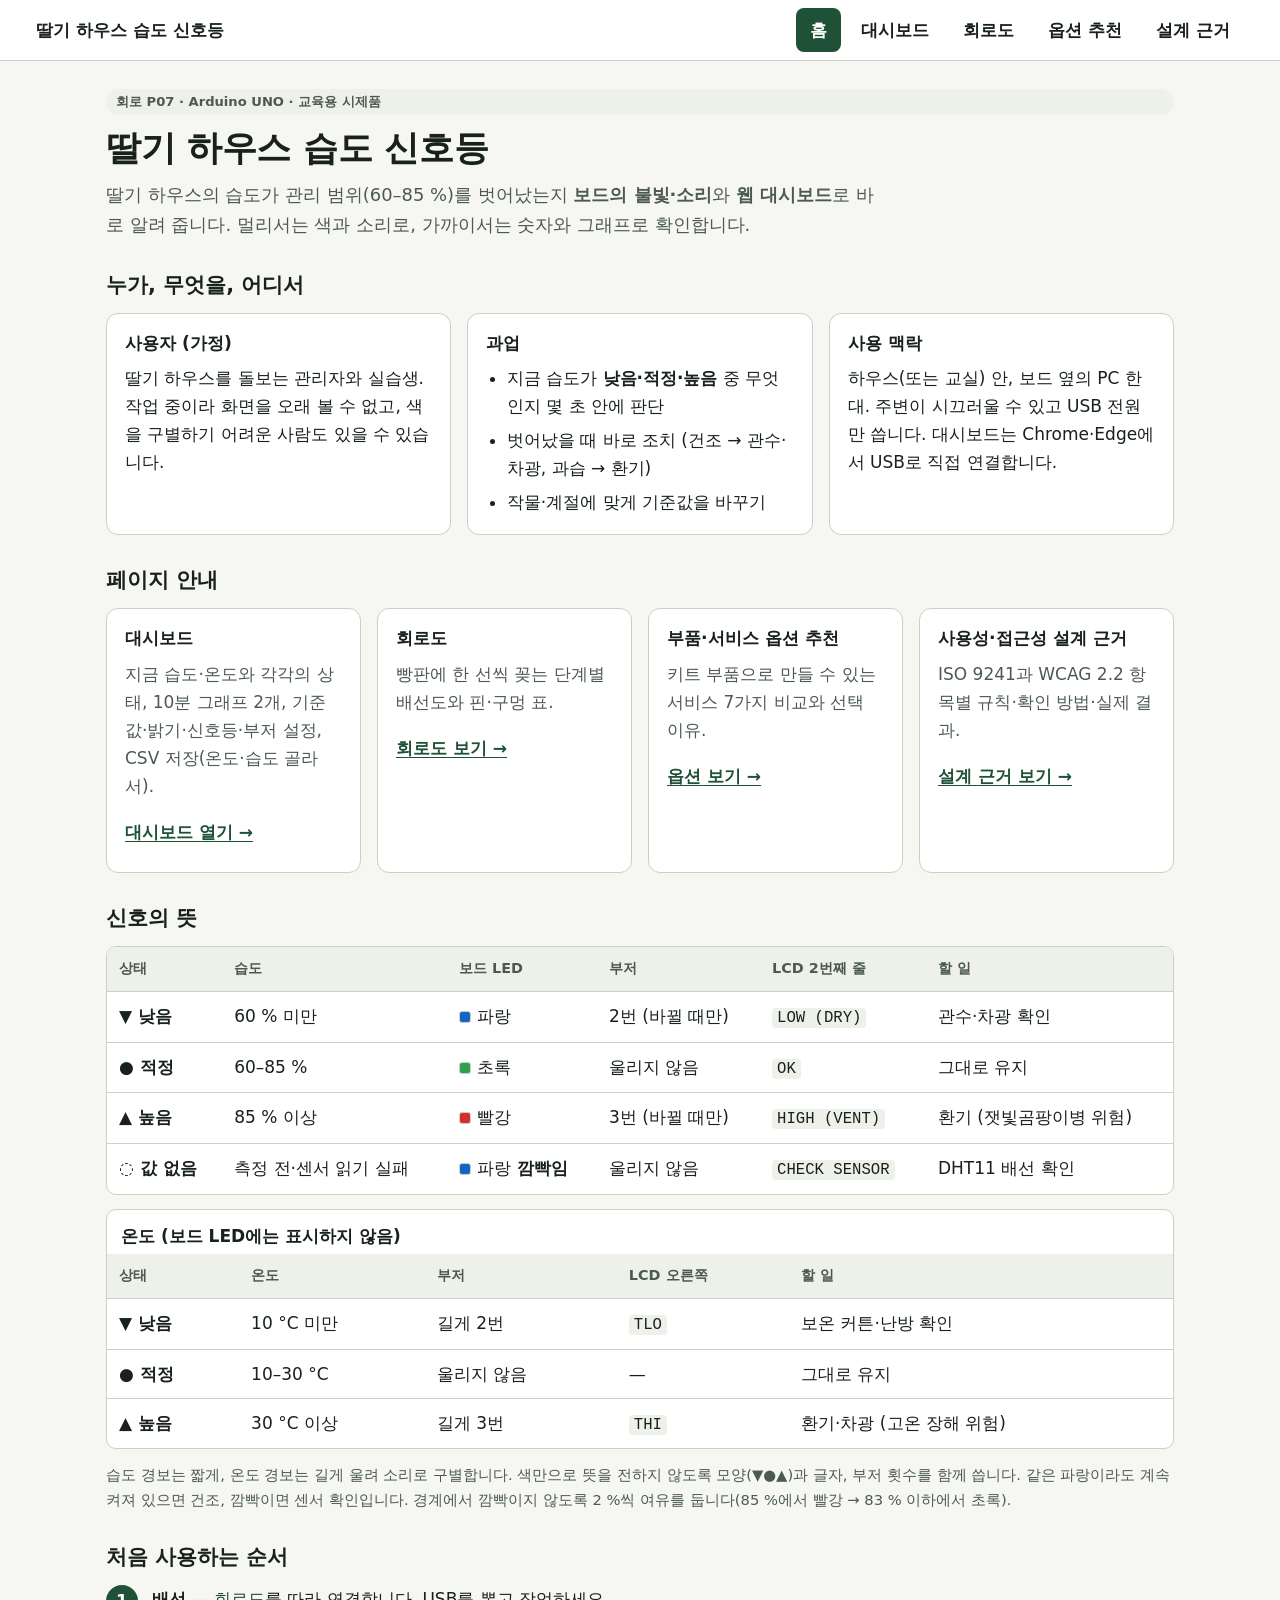
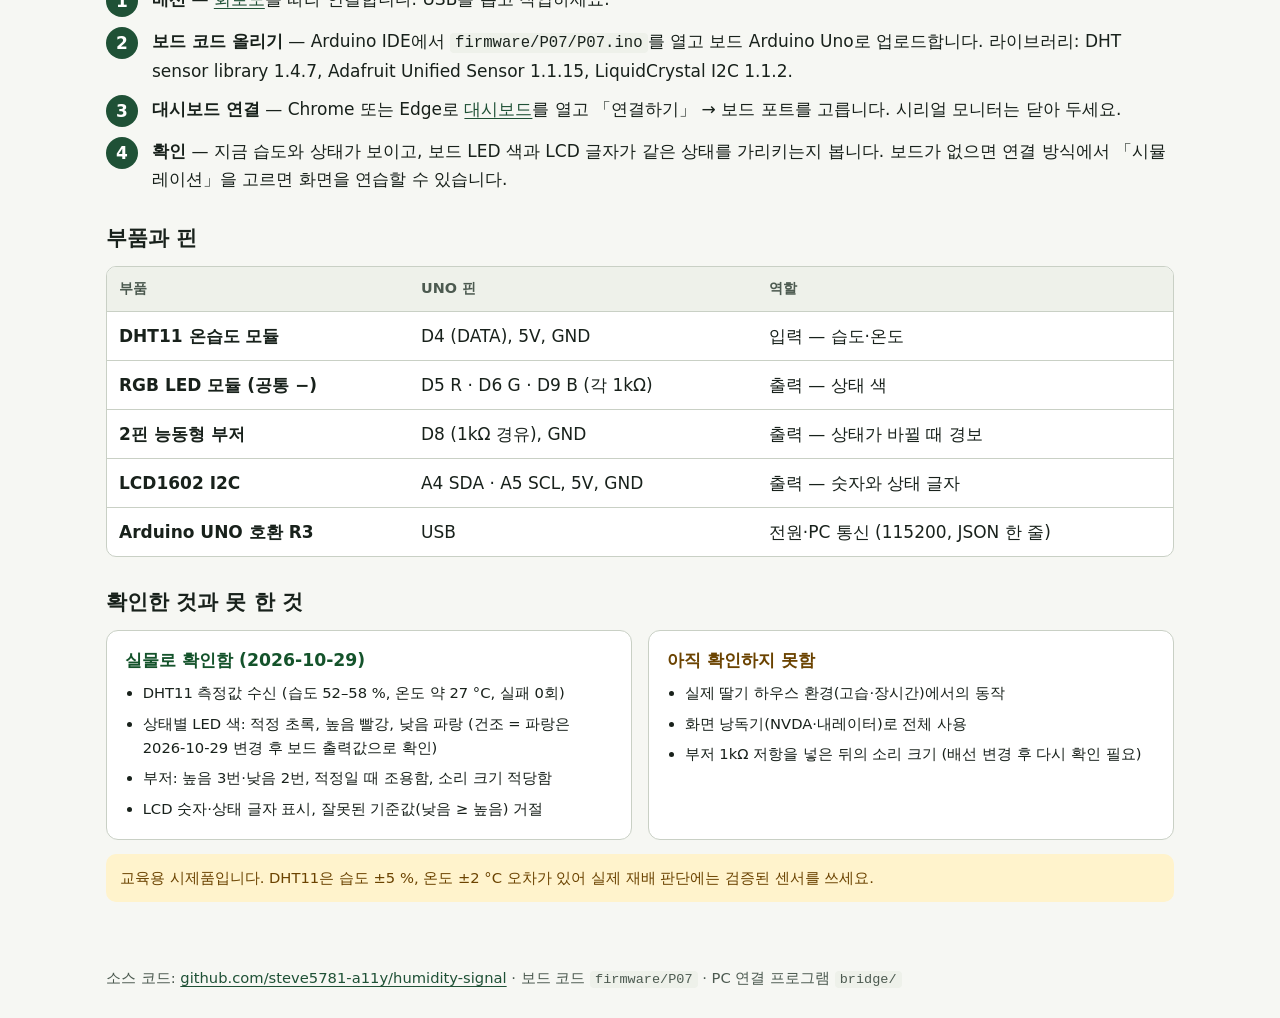
<file: index.html>
<!doctype html>
<html lang="ko">
<head>
<meta charset="utf-8">
<meta name="viewport" content="width=device-width, initial-scale=1">
<title>딸기 하우스 습도 신호등</title>
<meta name="description" content="Arduino UNO와 DHT11로 딸기 하우스 습도를 재서 RGB LED·부저·LCD와 웹 대시보드로 알려 주는 교육용 시제품">
<link rel="stylesheet" href="assets/site.css">
<link rel="stylesheet" href="assets/nav.css">
</head>
<body>
<a class="skip" href="#main">본문으로 건너뛰기</a>
<nav class="site-nav" aria-label="사이트 메뉴"><ul><li class="brand">딸기 하우스 습도 신호등</li><li><a href="index.html" aria-current="page">홈</a></li><li><a href="dashboard.html">대시보드</a></li><li><a href="wiring.html">회로도</a></li><li><a href="options.html">옵션 추천</a></li><li><a href="design.html">설계 근거</a></li></ul></nav>

<main id="main">
  <header style="display:grid;gap:10px">
    <span class="tag">회로 P07 · Arduino UNO · 교육용 시제품</span>
    <h1>딸기 하우스 습도 신호등</h1>
    <p class="lede">딸기 하우스의 습도가 관리 범위(60–85 %)를 벗어났는지 <b>보드의 불빛·소리</b>와 <b>웹 대시보드</b>로 바로 알려 줍니다. 멀리서는 색과 소리로, 가까이서는 숫자와 그래프로 확인합니다.</p>
  </header>

  <section aria-labelledby="who">
    <h2 id="who">누가, 무엇을, 어디서</h2>
    <div class="cards">
      <div class="card">
        <h3>사용자 (가정)</h3>
        <p>딸기 하우스를 돌보는 관리자와 실습생. 작업 중이라 화면을 오래 볼 수 없고, 색을 구별하기 어려운 사람도 있을 수 있습니다.</p>
      </div>
      <div class="card">
        <h3>과업</h3>
        <ul class="plain">
          <li>지금 습도가 <b>낮음·적정·높음</b> 중 무엇인지 몇 초 안에 판단</li>
          <li>벗어났을 때 바로 조치 (건조 → 관수·차광, 과습 → 환기)</li>
          <li>작물·계절에 맞게 기준값을 바꾸기</li>
        </ul>
      </div>
      <div class="card">
        <h3>사용 맥락</h3>
        <p>하우스(또는 교실) 안, 보드 옆의 PC 한 대. 주변이 시끄러울 수 있고 USB 전원만 씁니다. 대시보드는 Chrome·Edge에서 USB로 직접 연결합니다.</p>
      </div>
    </div>
  </section>

  <section aria-labelledby="pages">
    <h2 id="pages">페이지 안내</h2>
    <div class="cards">
      <div class="card">
        <h3>대시보드</h3>
        <p class="muted">지금 습도·온도와 각각의 상태, 10분 그래프 2개, 기준값·밝기·신호등·부저 설정, CSV 저장(온도·습도 골라서).</p>
        <a class="go" href="dashboard.html">대시보드 열기 →</a>
      </div>
      <div class="card">
        <h3>회로도</h3>
        <p class="muted">빵판에 한 선씩 꽂는 단계별 배선도와 핀·구멍 표.</p>
        <a class="go" href="wiring.html">회로도 보기 →</a>
      </div>
      <div class="card">
        <h3>부품·서비스 옵션 추천</h3>
        <p class="muted">키트 부품으로 만들 수 있는 서비스 7가지 비교와 선택 이유.</p>
        <a class="go" href="options.html">옵션 보기 →</a>
      </div>
      <div class="card">
        <h3>사용성·접근성 설계 근거</h3>
        <p class="muted">ISO 9241과 WCAG 2.2 항목별 규칙·확인 방법·실제 결과.</p>
        <a class="go" href="design.html">설계 근거 보기 →</a>
      </div>
    </div>
  </section>

  <section aria-labelledby="signal">
    <h2 id="signal">신호의 뜻</h2>
    <div class="tablebox" tabindex="0" role="region" aria-labelledby="signal">
      <table>
        <thead><tr><th scope="col">상태</th><th scope="col">습도</th><th scope="col">보드 LED</th><th scope="col">부저</th><th scope="col">LCD 2번째 줄</th><th scope="col">할 일</th></tr></thead>
        <tbody>
          <tr><th scope="row">▼ 낮음</th><td>60 % 미만</td><td><span class="swatch" style="background:#1565c0"></span>파랑</td><td>2번 (바뀔 때만)</td><td><code>LOW  (DRY)</code></td><td>관수·차광 확인</td></tr>
          <tr><th scope="row">● 적정</th><td>60–85 %</td><td><span class="swatch" style="background:#2e9e4f"></span>초록</td><td>울리지 않음</td><td><code>OK</code></td><td>그대로 유지</td></tr>
          <tr><th scope="row">▲ 높음</th><td>85 % 이상</td><td><span class="swatch" style="background:#d32f2f"></span>빨강</td><td>3번 (바뀔 때만)</td><td><code>HIGH (VENT)</code></td><td>환기 (잿빛곰팡이병 위험)</td></tr>
          <tr><th scope="row">◌ 값 없음</th><td>측정 전·센서 읽기 실패</td><td><span class="swatch" style="background:#1565c0"></span>파랑 <b>깜빡임</b></td><td>울리지 않음</td><td><code>CHECK SENSOR</code></td><td>DHT11 배선 확인</td></tr>
        </tbody>
      </table>
    </div>
    <div class="tablebox" tabindex="0" role="region" aria-label="온도 신호의 뜻">
      <table>
        <caption>온도 (보드 LED에는 표시하지 않음)</caption>
        <thead><tr><th scope="col">상태</th><th scope="col">온도</th><th scope="col">부저</th><th scope="col">LCD 오른쪽</th><th scope="col">할 일</th></tr></thead>
        <tbody>
          <tr><th scope="row">▼ 낮음</th><td>10 °C 미만</td><td>길게 2번</td><td><code>TLO</code></td><td>보온 커튼·난방 확인</td></tr>
          <tr><th scope="row">● 적정</th><td>10–30 °C</td><td>울리지 않음</td><td>—</td><td>그대로 유지</td></tr>
          <tr><th scope="row">▲ 높음</th><td>30 °C 이상</td><td>길게 3번</td><td><code>THI</code></td><td>환기·차광 (고온 장해 위험)</td></tr>
        </tbody>
      </table>
    </div>
    <p class="small muted">습도 경보는 짧게, 온도 경보는 길게 울려 소리로 구별합니다. 색만으로 뜻을 전하지 않도록 모양(▼●▲)과 글자, 부저 횟수를 함께 씁니다. 같은 파랑이라도 계속 켜져 있으면 건조, 깜빡이면 센서 확인입니다. 경계에서 깜빡이지 않도록 2 %씩 여유를 둡니다(85 %에서 빨강 → 83 % 이하에서 초록).</p>
  </section>

  <section aria-labelledby="start">
    <h2 id="start">처음 사용하는 순서</h2>
    <ol class="steps">
      <li><div><b>배선</b> — <a href="wiring.html">회로도</a>를 따라 연결합니다. USB를 뽑고 작업하세요.</div></li>
      <li><div><b>보드 코드 올리기</b> — Arduino IDE에서 <code>firmware/P07/P07.ino</code>를 열고 보드 Arduino Uno로 업로드합니다. 라이브러리: DHT sensor library 1.4.7, Adafruit Unified Sensor 1.1.15, LiquidCrystal I2C 1.1.2.</div></li>
      <li><div><b>대시보드 연결</b> — Chrome 또는 Edge로 <a href="dashboard.html">대시보드</a>를 열고 「연결하기」 → 보드 포트를 고릅니다. 시리얼 모니터는 닫아 두세요.</div></li>
      <li><div><b>확인</b> — 지금 습도와 상태가 보이고, 보드 LED 색과 LCD 글자가 같은 상태를 가리키는지 봅니다. 보드가 없으면 연결 방식에서 「시뮬레이션」을 고르면 화면을 연습할 수 있습니다.</div></li>
    </ol>
  </section>

  <section aria-labelledby="parts">
    <h2 id="parts">부품과 핀</h2>
    <div class="tablebox" tabindex="0" role="region" aria-labelledby="parts">
      <table>
        <thead><tr><th scope="col">부품</th><th scope="col">UNO 핀</th><th scope="col">역할</th></tr></thead>
        <tbody>
          <tr><th scope="row">DHT11 온습도 모듈</th><td>D4 (DATA), 5V, GND</td><td>입력 — 습도·온도</td></tr>
          <tr><th scope="row">RGB LED 모듈 (공통 −)</th><td>D5 R · D6 G · D9 B (각 1kΩ)</td><td>출력 — 상태 색</td></tr>
          <tr><th scope="row">2핀 능동형 부저</th><td>D8 (1kΩ 경유), GND</td><td>출력 — 상태가 바뀔 때 경보</td></tr>
          <tr><th scope="row">LCD1602 I2C</th><td>A4 SDA · A5 SCL, 5V, GND</td><td>출력 — 숫자와 상태 글자</td></tr>
          <tr><th scope="row">Arduino UNO 호환 R3</th><td>USB</td><td>전원·PC 통신 (115200, JSON 한 줄)</td></tr>
        </tbody>
      </table>
    </div>
  </section>

  <section aria-labelledby="scope">
    <h2 id="scope">확인한 것과 못 한 것</h2>
    <div class="cards">
      <div class="card">
        <h3 class="res-ok">실물로 확인함 (2026-10-29)</h3>
        <ul class="plain small">
          <li>DHT11 측정값 수신 (습도 52–58 %, 온도 약 27 °C, 실패 0회)</li>
          <li>상태별 LED 색: 적정 초록, 높음 빨강, 낮음 파랑 (건조 = 파랑은 2026-10-29 변경 후 보드 출력값으로 확인)</li>
          <li>부저: 높음 3번·낮음 2번, 적정일 때 조용함, 소리 크기 적당함</li>
          <li>LCD 숫자·상태 글자 표시, 잘못된 기준값(낮음 ≥ 높음) 거절</li>
        </ul>
      </div>
      <div class="card">
        <h3 class="res-no">아직 확인하지 못함</h3>
        <ul class="plain small">
          <li>실제 딸기 하우스 환경(고습·장시간)에서의 동작</li>
          <li>화면 낭독기(NVDA·내레이터)로 전체 사용</li>
          <li>부저 1kΩ 저항을 넣은 뒤의 소리 크기 (배선 변경 후 다시 확인 필요)</li>
        </ul>
      </div>
    </div>
    <p class="note warn small">교육용 시제품입니다. DHT11은 습도 ±5 %, 온도 ±2 °C 오차가 있어 실제 재배 판단에는 검증된 센서를 쓰세요.</p>
  </section>
</main>
<footer>
  <p>소스 코드: <a href="https://github.com/steve5781-a11y/humidity-signal">github.com/steve5781-a11y/humidity-signal</a> · 보드 코드 <code>firmware/P07</code> · PC 연결 프로그램 <code>bridge/</code></p>
</footer>
</body>
</html>
</file>
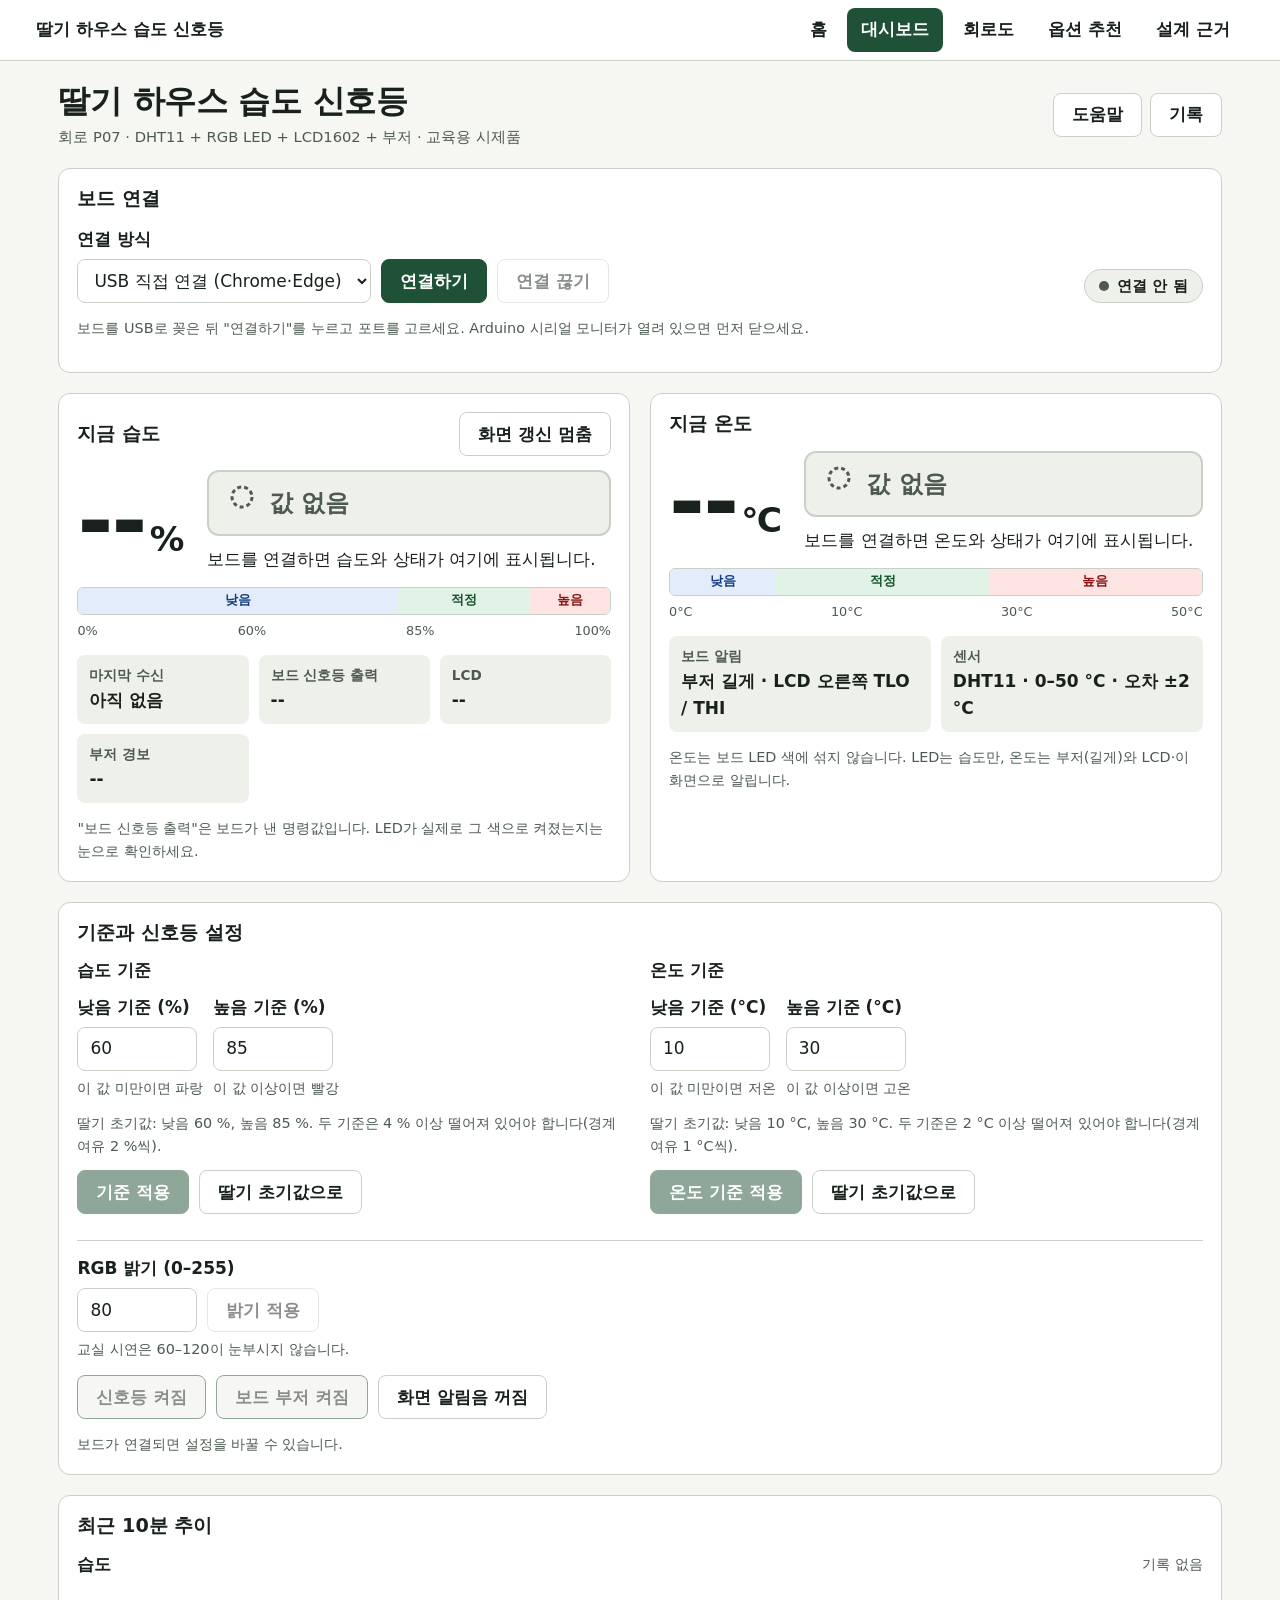
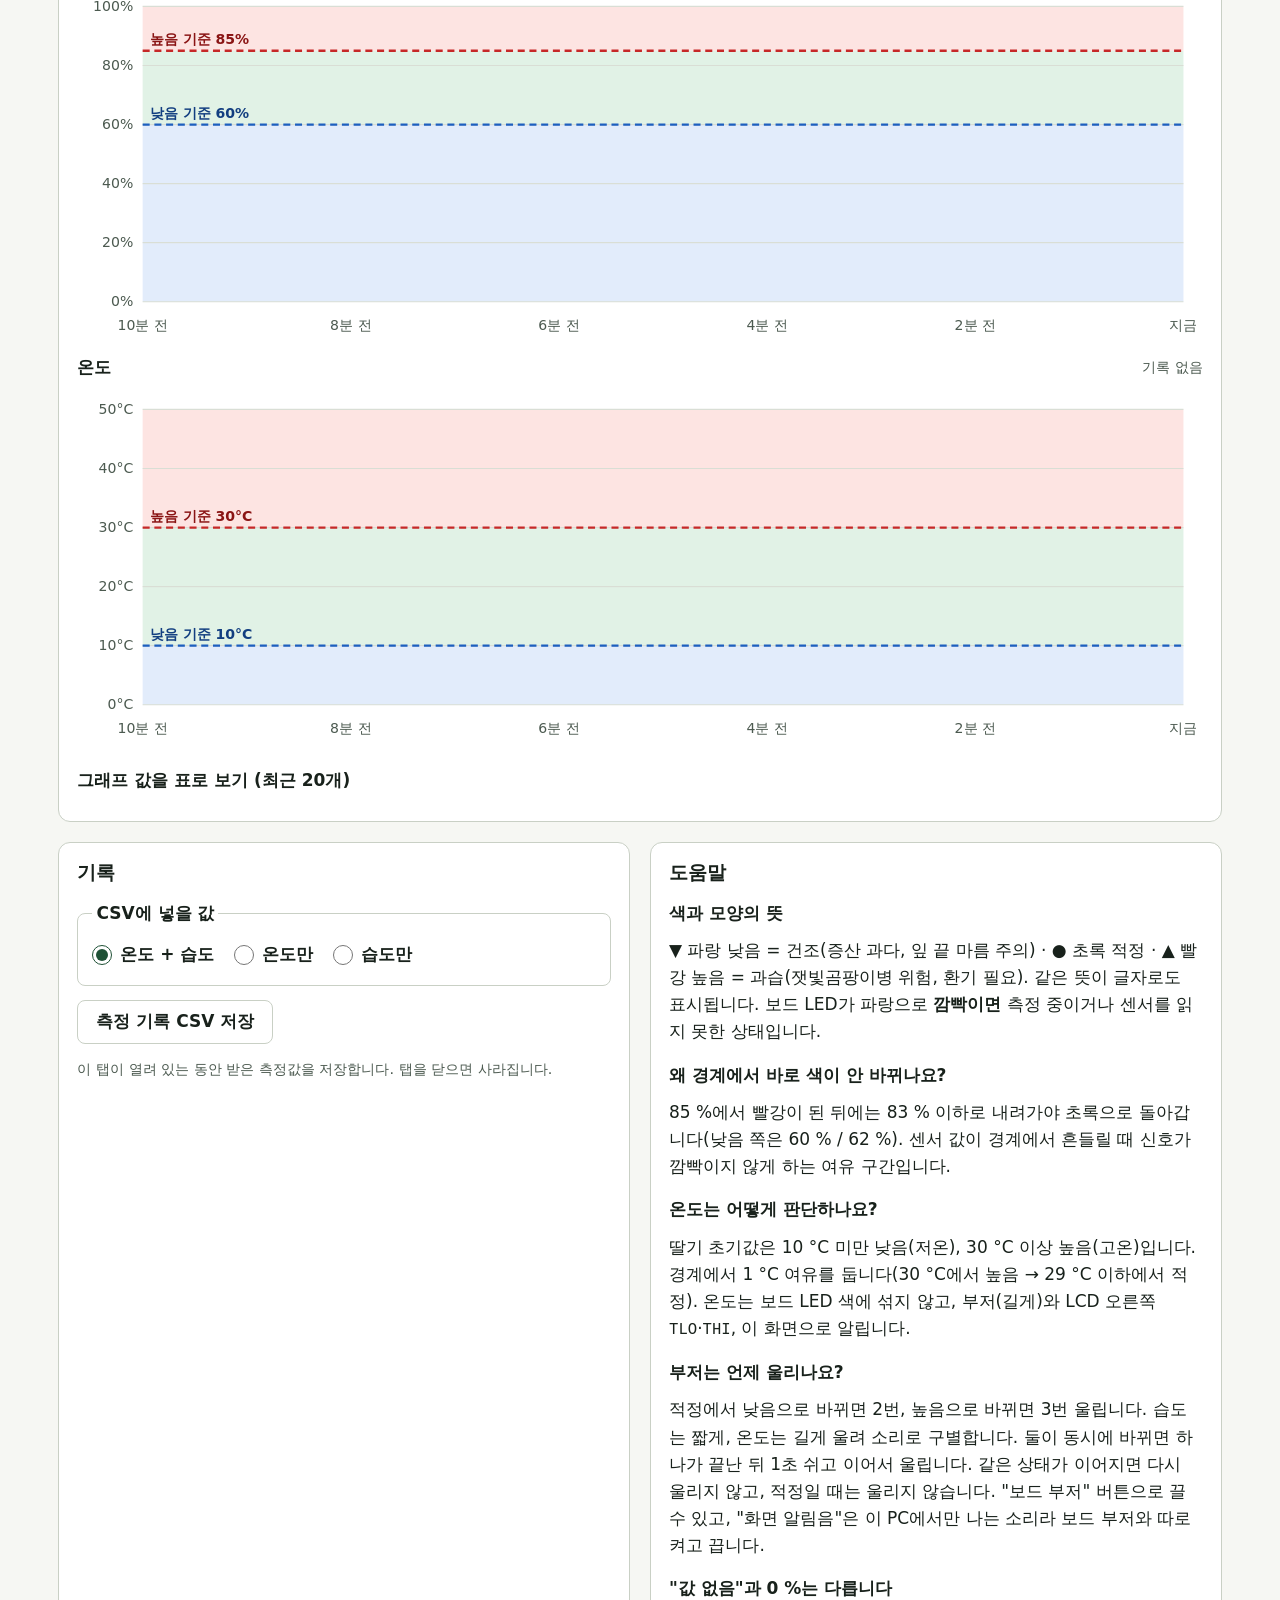
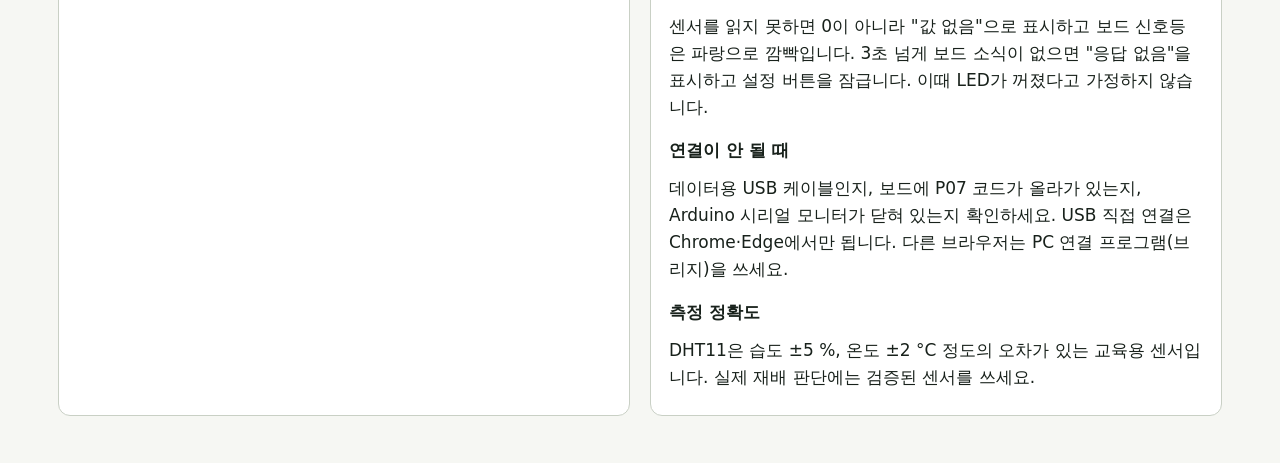
<file: dashboard.html>
<!doctype html>
<html lang="ko">
<head>
<meta charset="utf-8">
<meta name="viewport" content="width=device-width, initial-scale=1">
<title>대시보드 · 딸기 하우스 습도 신호등</title>
<link rel="stylesheet" href="assets/nav.css">
<style>
/* 레이아웃: 위 = 연결 / 왼쪽 = 지금 상태 / 오른쪽 = 설정 / 아래 = 추이·기록·도움말
   색 토큰: 상태색(낮음·적정·높음)은 글자·모양과 함께만 씁니다 (WCAG 1.4.1) */
:root{
  --bg:#f6f7f3; --surface:#ffffff; --soft:#eef1ea; --line:#c9d0c5; --fg:#18211b; --muted:#4c5a50;
  --brand:#1f5136; --brand-fg:#ffffff; --focus:#0b57d0;
  --low:#1d5fbf;  --low-bg:#e2ecfb;  --low-fg:#123e80;
  --ok:#1f7a3d;   --ok-bg:#e1f2e6;   --ok-fg:#14532b;
  --high:#c62828; --high-bg:#fde4e2; --high-fg:#8a1414;
  --warn-bg:#fff2d6; --warn-fg:#6b4300; --err-bg:#fde4e2; --err-fg:#8a1414;
  --chart-grid:#d9ded5; --chart-line:#18211b;
  --font:"Pretendard","Malgun Gothic","Apple SD Gothic Neo","Noto Sans KR",system-ui,sans-serif;
  --mono:ui-monospace,"Cascadia Mono",Consolas,monospace;
  color-scheme:light;
}
@media (prefers-color-scheme: dark){:root{
  --bg:#121614; --surface:#1b211d; --soft:#232b25; --line:#3a463e; --fg:#e9efea; --muted:#aab8ae;
  --brand:#8fd0a8; --brand-fg:#0d1a12; --focus:#8ab4ff;
  --low:#7fb0ff; --low-bg:#1b2d4a; --low-fg:#c9dcff;
  --ok:#6fd48f;  --ok-bg:#183524; --ok-fg:#c4f0d2;
  --high:#ff8a80;--high-bg:#4a1f1d;--high-fg:#ffd2cd;
  --warn-bg:#3d2f10; --warn-fg:#ffe2a6; --err-bg:#4a1f1d; --err-fg:#ffd2cd;
  --chart-grid:#33403a; --chart-line:#e9efea; color-scheme:dark}}
*{box-sizing:border-box}
[hidden]{display:none!important}
html{font-size:100%}
body{margin:0;background:var(--bg);color:var(--fg);font-family:var(--font);font-size:1.0625rem;line-height:1.6}
.skip{position:absolute;left:-9999px;top:8px;background:var(--surface);color:var(--fg);padding:8px 12px;border-radius:6px;z-index:10}
.skip:focus{left:12px}
:focus-visible{outline:3px solid var(--focus);outline-offset:2px}
.wrap{max-width:1240px;margin:0 auto;padding:20px max(16px,3vw) 48px;display:grid;gap:20px}
h1,h2,h3{margin:0;line-height:1.3}
h1{font-size:clamp(1.5rem,2.6vw,2rem);font-weight:800;letter-spacing:-.01em}
h2{font-size:1.2rem;font-weight:800}
p{margin:0}
.muted{color:var(--muted)}
.small{font-size:.92rem}
code,.mono{font-family:var(--mono);font-size:.92em}
/* 머리말 */
header.top{display:flex;flex-wrap:wrap;gap:12px 24px;align-items:center;justify-content:space-between}
.title{display:grid;gap:2px}
.toplinks{display:flex;gap:8px;flex-wrap:wrap}
/* 카드 */
.card{background:var(--surface);border:1px solid var(--line);border-radius:12px;padding:18px;display:grid;gap:14px;min-width:0;align-content:start}
.grid{display:grid;grid-template-columns:minmax(0,1.25fr) minmax(0,1fr);gap:20px}
@media (max-width:860px){.grid{grid-template-columns:1fr}}
/* 버튼·입력 */
button,select,input{font:inherit;color:inherit}
button,.btn{min-height:44px;padding:0 18px;border-radius:8px;border:1px solid var(--line);background:var(--surface);cursor:pointer;font-weight:600;text-decoration:none;display:inline-flex;align-items:center;gap:8px;color:var(--fg)}
button.primary{background:var(--brand);border-color:var(--brand);color:var(--brand-fg)}
button[aria-pressed="true"]{background:var(--soft);border-color:var(--brand)}
button:disabled{opacity:.5;cursor:not-allowed}
select,input[type=number],input[type=text]{min-height:44px;border:1px solid var(--line);border-radius:8px;background:var(--surface);padding:0 12px}
input[type=number]{width:7.5rem;font-variant-numeric:tabular-nums}
input[type=range]{width:100%;min-height:44px;accent-color:var(--brand)}
input[aria-invalid="true"]{border-color:var(--high);border-width:2px}
label{font-weight:700}
.row{display:flex;flex-wrap:wrap;gap:10px;align-items:center}
.field{display:grid;gap:6px}
.hint{font-size:.9rem;color:var(--muted)}
.error-text{font-size:.92rem;color:var(--err-fg);background:var(--err-bg);padding:6px 10px;border-radius:6px}
/* 연결 막대 */
.conn{display:flex;flex-wrap:wrap;gap:12px;align-items:end;justify-content:space-between}
.conn .row{align-items:end}
.pill{display:inline-flex;align-items:center;gap:8px;border-radius:999px;padding:4px 14px;font-weight:700;font-size:.95rem;border:1px solid var(--line);background:var(--soft)}
.pill .dot{width:10px;height:10px;border-radius:50%;background:var(--muted)}
.pill[data-s="connected"] .dot{background:var(--ok)}
.pill[data-s="stale"]{background:var(--warn-bg);color:var(--warn-fg)}
.pill[data-s="stale"] .dot{background:#d08a00}
.pill[data-s="error"]{background:var(--err-bg);color:var(--err-fg)}
.pill[data-s="error"] .dot{background:var(--high)}
.banner{border-radius:10px;padding:12px 16px;display:grid;gap:4px}
.banner.warn{background:var(--warn-bg);color:var(--warn-fg)}
.banner.err{background:var(--err-bg);color:var(--err-fg)}
.banner.sim{background:var(--soft);border:1px dashed var(--line)}
/* 지금 상태 */
.now{display:grid;grid-template-columns:auto 1fr;gap:18px 24px;align-items:center}
@media (max-width:520px){.now{grid-template-columns:1fr}}
.reading{font-size:clamp(3.4rem,8vw,5.4rem);font-weight:800;line-height:1;font-variant-numeric:tabular-nums;letter-spacing:-.02em}
.reading small{font-size:.4em;font-weight:700;margin-left:4px}
.level{display:inline-flex;align-items:center;gap:12px;border-radius:12px;padding:10px 18px;font-size:1.5rem;font-weight:800;border:2px solid transparent}
.level svg{width:30px;height:30px;flex:none}
.level[data-l="low"]{background:var(--low-bg);color:var(--low-fg);border-color:var(--low)}
.level[data-l="ok"]{background:var(--ok-bg);color:var(--ok-fg);border-color:var(--ok)}
.level[data-l="high"]{background:var(--high-bg);color:var(--high-fg);border-color:var(--high)}
.level[data-l="none"]{background:var(--soft);color:var(--muted);border-color:var(--line)}
.meaning{font-size:1.05rem}
dl.facts{display:grid;grid-template-columns:repeat(auto-fit,minmax(150px,1fr));gap:10px;margin:0}
dl.facts div{background:var(--soft);border-radius:8px;padding:10px 12px;min-width:0}
dl.facts dt{font-size:.85rem;color:var(--muted);font-weight:700}
dl.facts dd{margin:0;font-weight:700;font-variant-numeric:tabular-nums;overflow-wrap:anywhere}
.is-stale .reading,.is-stale .level{opacity:.55}
/* 기준 막대 */
.scale{display:grid;gap:6px}
.scale-bar{position:relative;height:28px;border-radius:6px;overflow:hidden;display:flex;border:1px solid var(--line)}
.scale-bar span{display:flex;align-items:center;justify-content:center;font-size:.8rem;font-weight:800}
.scale-bar .b-low{background:var(--low-bg);color:var(--low-fg)}
.scale-bar .b-ok{background:var(--ok-bg);color:var(--ok-fg)}
.scale-bar .b-high{background:var(--high-bg);color:var(--high-fg)}
.scale-marker{position:absolute;top:-4px;bottom:-4px;width:4px;background:var(--fg);border-radius:2px;transform:translateX(-2px)}
.scale-ticks{display:flex;justify-content:space-between;font-size:.8rem;color:var(--muted);font-variant-numeric:tabular-nums}
/* 그래프 */
.chart{width:100%;height:auto;display:block}
details summary{cursor:pointer;font-weight:700;min-height:44px;display:flex;align-items:center}
.tablebox{overflow-x:auto;border:1px solid var(--line);border-radius:8px}
table{border-collapse:collapse;width:100%;font-variant-numeric:tabular-nums;font-size:.95rem}
th,td{text-align:left;padding:8px 12px;border-top:1px solid var(--line)}
thead th{background:var(--soft);border-top:0}
/* 기록 */
ol.log{list-style:none;margin:0;padding:0;display:grid;gap:4px;max-height:320px;overflow:auto}
ol.log li{display:grid;grid-template-columns:5.5rem 1fr;gap:10px;padding:6px 8px;border-radius:6px}
ol.log li:nth-child(odd){background:var(--soft)}
ol.log time{font-family:var(--mono);font-size:.88rem;color:var(--muted)}
.sr{position:absolute;width:1px;height:1px;overflow:hidden;clip:rect(0 0 0 0);white-space:nowrap}
.help dl{display:grid;gap:10px;margin:0}
.help dt{font-weight:800}
.help dd{margin:0 0 6px}
@media (min-width:861px){#main.grid,.grid.two{grid-template-columns:repeat(2,minmax(0,1fr))}}
h3{font-size:1.05rem;font-weight:800}
.csv-pick{border:1px solid var(--line);border-radius:8px;padding:6px 14px 8px;margin:0;display:flex;flex-wrap:wrap;gap:4px 20px}
.csv-pick legend{font-weight:700;padding:0 4px}
.csv-pick label{display:inline-flex;align-items:center;gap:8px;min-height:44px;font-weight:600;cursor:pointer}
.csv-pick input{width:20px;height:20px;margin:0;accent-color:var(--brand)}
@media (prefers-reduced-motion:no-preference){.level{transition:background-color .3s,border-color .3s}}
</style>
</head>
<body>
<a class="skip" href="#main">본문으로 건너뛰기</a>
<nav class="site-nav" aria-label="사이트 메뉴"><ul><li class="brand">딸기 하우스 습도 신호등</li><li><a href="index.html">홈</a></li><li><a href="dashboard.html" aria-current="page">대시보드</a></li><li><a href="wiring.html">회로도</a></li><li><a href="options.html">옵션 추천</a></li><li><a href="design.html">설계 근거</a></li></ul></nav>
<div class="wrap">

<header class="top">
  <div class="title">
    <h1>딸기 하우스 습도 신호등</h1>
    <p class="muted small">회로 P07 · DHT11 + RGB LED + LCD1602 + 부저 · 교육용 시제품</p>
  </div>
  <nav class="toplinks" aria-label="바로가기">
    <a class="btn" href="#help">도움말</a>
    <a class="btn" href="#log-title">기록</a>
  </nav>
</header>

<section class="card" aria-labelledby="conn-title">
  <h2 id="conn-title">보드 연결</h2>
  <div class="conn">
    <div class="row">
      <div class="field">
        <label for="mode">연결 방식</label>
        <select id="mode">
          <option value="serial">USB 직접 연결 (Chrome·Edge)</option>
          <option value="bridge">PC 연결 프로그램 (브리지)</option>
          <option value="sim">시뮬레이션 (보드 없이 시험)</option>
        </select>
      </div>
      <div class="field" id="bridge-field" hidden>
        <label for="bridge-url">브리지 주소</label>
        <input id="bridge-url" type="text" value="ws://127.0.0.1:8765" spellcheck="false" autocomplete="off">
      </div>
      <button id="connect" class="primary" type="button">연결하기</button>
      <button id="disconnect" type="button" disabled>연결 끊기</button>
    </div>
    <p class="pill" id="conn-pill" data-s="idle"><span class="dot" aria-hidden="true"></span><span id="conn-text">연결 안 됨</span></p>
  </div>
  <p class="hint" id="mode-hint">보드를 USB로 꽂은 뒤 "연결하기"를 누르고 포트를 고르세요. Arduino 시리얼 모니터가 열려 있으면 먼저 닫으세요.</p>
  <div id="banner-area" class="grid" style="grid-template-columns:1fr"></div>
</section>

<main id="main" class="grid">
  <section class="card" id="now-card" aria-labelledby="now-title">
    <div class="row" style="justify-content:space-between">
      <h2 id="now-title">지금 습도</h2>
      <button id="pause" type="button" aria-pressed="false">화면 갱신 멈춤</button>
    </div>
    <div class="now">
      <p class="reading" id="rh-value" aria-describedby="rh-updated">--<small>%</small></p>
      <div style="display:grid;gap:10px">
        <p class="level" id="level" data-l="none"><span id="level-icon" aria-hidden="true"></span><span id="level-text">값 없음</span></p>
        <p class="meaning" id="level-meaning">보드를 연결하면 습도와 상태가 여기에 표시됩니다.</p>
      </div>
    </div>
    <div class="scale" aria-hidden="true">
      <div class="scale-bar" id="scale-bar">
        <span class="b-low" id="b-low">낮음</span><span class="b-ok" id="b-ok">적정</span><span class="b-high" id="b-high">높음</span>
        <i class="scale-marker" id="scale-marker" hidden></i>
      </div>
      <div class="scale-ticks"><span>0%</span><span id="tick-low">60%</span><span id="tick-high">85%</span><span>100%</span></div>
    </div>
    <dl class="facts">
      <div><dt>마지막 수신</dt><dd id="rh-updated">아직 없음</dd></div>
      <div><dt>보드 신호등 출력</dt><dd id="rgb-state">--</dd></div>
      <div><dt>LCD</dt><dd id="lcd-state">--</dd></div>
      <div><dt>부저 경보</dt><dd id="buzz-state">--</dd></div>
    </dl>
    <p class="hint">"보드 신호등 출력"은 보드가 낸 명령값입니다. LED가 실제로 그 색으로 켜졌는지는 눈으로 확인하세요.</p>
  </section>

  <section class="card" id="t-card" aria-labelledby="t-title">
    <h2 id="t-title">지금 온도</h2>
    <div class="now">
      <p class="reading" id="t-reading" aria-describedby="rh-updated">--<small>°C</small></p>
      <div style="display:grid;gap:10px">
        <p class="level" id="t-level" data-l="none"><span id="t-level-icon" aria-hidden="true"></span><span id="t-level-text">값 없음</span></p>
        <p class="meaning" id="t-level-meaning">보드를 연결하면 온도와 상태가 여기에 표시됩니다.</p>
      </div>
    </div>
    <div class="scale" aria-hidden="true">
      <div class="scale-bar">
        <span class="b-low" id="tb-low">낮음</span><span class="b-ok" id="tb-ok">적정</span><span class="b-high" id="tb-high">높음</span>
        <i class="scale-marker" id="t-marker" hidden></i>
      </div>
      <div class="scale-ticks"><span>0°C</span><span id="t-tick-low">10°C</span><span id="t-tick-high">30°C</span><span>50°C</span></div>
    </div>
    <dl class="facts">
      <div><dt>보드 알림</dt><dd>부저 길게 · LCD 오른쪽 TLO / THI</dd></div>
      <div><dt>센서</dt><dd>DHT11 · 0–50 °C · 오차 ±2 °C</dd></div>
    </dl>
    <p class="hint">온도는 보드 LED 색에 섞지 않습니다. LED는 습도만, 온도는 부저(길게)와 LCD·이 화면으로 알립니다.</p>
  </section>

  <section class="card" style="grid-column:1/-1" aria-labelledby="set-title">
    <h2 id="set-title">기준과 신호등 설정</h2>
    <div class="grid two">
    <form id="rh-form" novalidate>
      <fieldset style="border:0;padding:0;margin:0;display:grid;gap:12px">
        <legend class="sr">습도 기준</legend>
        <h3 aria-hidden="true">습도 기준</h3>
        <div class="row">
          <div class="field">
            <label for="rh-low">낮음 기준 (%)</label>
            <input id="rh-low" name="rh-low" type="number" inputmode="numeric" min="1" max="99" step="1" value="60" aria-describedby="rh-low-hint rh-low-err">
            <span class="hint" id="rh-low-hint">이 값 미만이면 파랑</span>
          </div>
          <div class="field">
            <label for="rh-high">높음 기준 (%)</label>
            <input id="rh-high" name="rh-high" type="number" inputmode="numeric" min="1" max="99" step="1" value="85" aria-describedby="rh-high-hint rh-high-err">
            <span class="hint" id="rh-high-hint">이 값 이상이면 빨강</span>
          </div>
        </div>
        <p class="error-text" id="rh-low-err" hidden></p>
        <p class="error-text" id="rh-high-err" hidden></p>
        <p class="hint">딸기 초기값: 낮음 60 %, 높음 85 %. 두 기준은 4 % 이상 떨어져 있어야 합니다(경계 여유 2 %씩).</p>
        <div class="row">
          <button type="submit" class="primary" id="rh-apply">기준 적용</button>
          <button type="button" id="rh-reset">딸기 초기값으로</button>
        </div>
        <p class="hint" id="rh-result" role="status"></p>
      </fieldset>
    </form>
    <form id="t-form" novalidate>
      <fieldset style="border:0;padding:0;margin:0;display:grid;gap:12px">
        <legend class="sr">온도 기준</legend>
        <h3 aria-hidden="true">온도 기준</h3>
        <div class="row">
          <div class="field">
            <label for="t-low">낮음 기준 (°C)</label>
            <input id="t-low" name="t-low" type="number" inputmode="numeric" min="0" max="50" step="1" value="10" aria-describedby="t-low-hint t-low-err">
            <span class="hint" id="t-low-hint">이 값 미만이면 저온</span>
          </div>
          <div class="field">
            <label for="t-high">높음 기준 (°C)</label>
            <input id="t-high" name="t-high" type="number" inputmode="numeric" min="0" max="50" step="1" value="30" aria-describedby="t-high-hint t-high-err">
            <span class="hint" id="t-high-hint">이 값 이상이면 고온</span>
          </div>
        </div>
        <p class="error-text" id="t-low-err" hidden></p>
        <p class="error-text" id="t-high-err" hidden></p>
        <p class="hint">딸기 초기값: 낮음 10 °C, 높음 30 °C. 두 기준은 2 °C 이상 떨어져 있어야 합니다(경계 여유 1 °C씩).</p>
        <div class="row">
          <button type="submit" class="primary" id="t-apply">온도 기준 적용</button>
          <button type="button" id="t-reset">딸기 초기값으로</button>
        </div>
        <p class="hint" id="t-result" role="status"></p>
      </fieldset>
    </form>
    </div>
    <hr style="border:0;border-top:1px solid var(--line);margin:0">
    <div class="field">
      <label for="bright">RGB 밝기 (0–255)</label>
      <div class="row">
        <input id="bright" type="number" inputmode="numeric" min="0" max="255" step="5" value="80" aria-describedby="bright-hint">
        <button type="button" id="bright-apply">밝기 적용</button>
      </div>
      <span class="hint" id="bright-hint">교실 시연은 60–120이 눈부시지 않습니다.</span>
    </div>
    <div class="row">
      <button type="button" id="light-toggle" aria-pressed="true">신호등 켜짐</button>
      <button type="button" id="buzz-toggle" aria-pressed="true">보드 부저 켜짐</button>
      <button type="button" id="sound-toggle" aria-pressed="false">화면 알림음 꺼짐</button>
    </div>
    <p class="hint" id="ctrl-note">보드가 연결되면 설정을 바꿀 수 있습니다.</p>
    <div id="sim-controls" class="banner sim" hidden>
      <strong>시뮬레이션 조작</strong>
      <p class="small">실제 보드 대신 가상 보드가 같은 규약으로 답합니다. 화면의 값은 실제 측정이 아닙니다.</p>
      <div class="row">
        <button type="button" data-sim="up">입김 불기 (+12 %)</button>
        <button type="button" data-sim="down">마른 바람 (−12 %)</button>
        <button type="button" data-sim="hot">더운 바람 (+6 °C)</button>
        <button type="button" data-sim="cold">찬 바람 (−6 °C)</button>
        <button type="button" data-sim="fail" aria-pressed="false">센서 오류 흉내</button>
      </div>
    </div>
  </section>

  <section class="card" style="grid-column:1/-1" aria-labelledby="trend-title">
    <h2 id="trend-title">최근 10분 추이</h2>
    <div class="row" style="justify-content:space-between">
      <h3>습도</h3>
      <p class="hint" id="trend-summary">기록 없음</p>
    </div>
    <svg class="chart" id="chart" viewBox="0 0 960 300" role="img" aria-labelledby="chart-title chart-desc">
      <title id="chart-title">최근 10분 습도 그래프</title>
      <desc id="chart-desc">아직 기록이 없습니다.</desc>
    </svg>
    <div class="row" style="justify-content:space-between">
      <h3>온도</h3>
      <p class="hint" id="t-trend-summary">기록 없음</p>
    </div>
    <svg class="chart" id="t-chart" viewBox="0 0 960 300" role="img" aria-labelledby="t-chart-title t-chart-desc">
      <title id="t-chart-title">최근 10분 온도 그래프</title>
      <desc id="t-chart-desc">아직 기록이 없습니다.</desc>
    </svg>
    <details>
      <summary>그래프 값을 표로 보기 (최근 20개)</summary>
      <div class="tablebox"><table>
        <thead><tr><th scope="col">시각</th><th scope="col">습도</th><th scope="col">습도 상태</th><th scope="col">온도</th><th scope="col">온도 상태</th></tr></thead>
        <tbody id="trend-table"><tr><td colspan="5">기록 없음</td></tr></tbody>
      </table></div>
    </details>
  </section>

  <section class="card" aria-labelledby="log-title">
    <div class="row" style="justify-content:space-between">
      <h2 id="log-title">기록</h2>
    </div>
    <fieldset class="csv-pick">
      <legend>CSV에 넣을 값</legend>
      <label><input type="radio" name="csv-kind" value="both" checked> 온도 + 습도</label>
      <label><input type="radio" name="csv-kind" value="t"> 온도만</label>
      <label><input type="radio" name="csv-kind" value="rh"> 습도만</label>
    </fieldset>
    <div class="row"><button type="button" id="csv">측정 기록 CSV 저장</button></div>
    <p class="hint" id="csv-note" role="status">이 탭이 열려 있는 동안 받은 측정값을 저장합니다. 탭을 닫으면 사라집니다.</p>
    <ol class="log" id="log" tabindex="0" aria-label="상태 변화와 명령 결과, 최신순"></ol>
  </section>

  <section class="card help" id="help" aria-labelledby="help-title">
    <h2 id="help-title">도움말</h2>
    <dl>
      <dt>색과 모양의 뜻</dt>
      <dd>▼ 파랑 낮음 = 건조(증산 과다, 잎 끝 마름 주의) · ● 초록 적정 · ▲ 빨강 높음 = 과습(잿빛곰팡이병 위험, 환기 필요). 같은 뜻이 글자로도 표시됩니다. 보드 LED가 파랑으로 <b>깜빡이면</b> 측정 중이거나 센서를 읽지 못한 상태입니다.</dd>
      <dt>왜 경계에서 바로 색이 안 바뀌나요?</dt>
      <dd>85 %에서 빨강이 된 뒤에는 83 % 이하로 내려가야 초록으로 돌아갑니다(낮음 쪽은 60 % / 62 %). 센서 값이 경계에서 흔들릴 때 신호가 깜빡이지 않게 하는 여유 구간입니다.</dd>
      <dt>온도는 어떻게 판단하나요?</dt>
      <dd>딸기 초기값은 10 °C 미만 낮음(저온), 30 °C 이상 높음(고온)입니다. 경계에서 1 °C 여유를 둡니다(30 °C에서 높음 → 29 °C 이하에서 적정). 온도는 보드 LED 색에 섞지 않고, 부저(길게)와 LCD 오른쪽 <code>TLO</code>·<code>THI</code>, 이 화면으로 알립니다.</dd>
      <dt>부저는 언제 울리나요?</dt>
      <dd>적정에서 낮음으로 바뀌면 2번, 높음으로 바뀌면 3번 울립니다. 습도는 짧게, 온도는 길게 울려 소리로 구별합니다. 둘이 동시에 바뀌면 하나가 끝난 뒤 1초 쉬고 이어서 울립니다. 같은 상태가 이어지면 다시 울리지 않고, 적정일 때는 울리지 않습니다. "보드 부저" 버튼으로 끌 수 있고, "화면 알림음"은 이 PC에서만 나는 소리라 보드 부저와 따로 켜고 끕니다.</dd>
      <dt>"값 없음"과 0 %는 다릅니다</dt>
      <dd>센서를 읽지 못하면 0이 아니라 "값 없음"으로 표시하고 보드 신호등은 파랑으로 깜빡입니다. 3초 넘게 보드 소식이 없으면 "응답 없음"을 표시하고 설정 버튼을 잠급니다. 이때 LED가 꺼졌다고 가정하지 않습니다.</dd>
      <dt>연결이 안 될 때</dt>
      <dd>데이터용 USB 케이블인지, 보드에 P07 코드가 올라가 있는지, Arduino 시리얼 모니터가 닫혀 있는지 확인하세요. USB 직접 연결은 Chrome·Edge에서만 됩니다. 다른 브라우저는 PC 연결 프로그램(브리지)을 쓰세요.</dd>
      <dt>측정 정확도</dt>
      <dd>DHT11은 습도 ±5 %, 온도 ±2 °C 정도의 오차가 있는 교육용 센서입니다. 실제 재배 판단에는 검증된 센서를 쓰세요.</dd>
    </dl>
  </section>
</main>

<div class="sr" aria-live="polite" id="announcer"></div>
</div>

<script>
"use strict";
/* ================= 설정 ================= */
const PROFILE = "P07";
const STALE_MS = 3000;          // 이 시간 동안 상태가 없으면 '응답 없음'
const ACK_TIMEOUT_MS = 3000;    // 명령 응답 대기
const HISTORY_MS = 10 * 60 * 1000;
const STRAWBERRY = { low: 60, high: 85 };
const HYST = 2;
const STRAWBERRY_T = { low: 10, high: 30 };   // °C
const T_HYST = 1;
const T_MAX = 50;                             // DHT11 측정 범위 0–50 °C

const LEVELS = {
  low:  { text: "낮음", color: "파랑", meaning: "건조합니다. 증산이 많아 잎 끝이 마를 수 있어요. 관수·차광·환기 조절을 확인하세요." },
  ok:   { text: "적정", color: "초록", meaning: "딸기 관리 범위 안입니다." },
  high: { text: "높음", color: "빨강", meaning: "과습입니다. 잿빛곰팡이병 위험이 커져요. 환기가 필요합니다." },
  none: { text: "값 없음", color: "파랑 깜빡임", meaning: "센서 값을 받지 못했습니다." },
};
// 온도는 LED 색이 없으므로 보드 부저 알림을 함께 적습니다.
const T_LEVELS = {
  low:  { text: "낮음", alert: "부저 길게 2번", meaning: "저온입니다. 생육이 느려지고 5 °C 아래로 떨어지면 냉해 위험이 있어요. 보온 커튼·난방을 확인하세요." },
  ok:   { text: "적정", alert: "부저 없음", meaning: "딸기 생육 범위 안입니다." },
  high: { text: "높음", alert: "부저 길게 3번", meaning: "고온입니다. 30 °C 이상이면 꽃가루가 약해져 기형과가 생길 수 있어요. 환기·차광을 확인하세요." },
  none: { text: "값 없음", alert: "", meaning: "센서 값을 받지 못했습니다." },
};
const ICONS = { // 색 말고도 모양으로 구분
  low:  '<svg viewBox="0 0 30 30"><path d="M4 8h22L15 25z" fill="currentColor"/></svg>',
  ok:   '<svg viewBox="0 0 30 30"><circle cx="15" cy="15" r="11" fill="currentColor"/></svg>',
  high: '<svg viewBox="0 0 30 30"><path d="M4 23h22L15 5z" fill="currentColor"/></svg>',
  none: '<svg viewBox="0 0 30 30"><circle cx="15" cy="15" r="10" fill="none" stroke="currentColor" stroke-width="3" stroke-dasharray="4 3"/></svg>',
};
const ERRORS = {
  out_of_range: "허용 범위를 벗어났습니다. 습도 기준은 1–99 %, 온도 기준은 0–50 °C, 밝기는 0–255입니다.",
  low_not_below_high: "낮음 기준이 높음 기준보다 작아야 합니다.",
  gap_too_small: "두 기준이 습도는 4 %, 온도는 2 °C 이상 떨어져 있어야 합니다.",
  unknown_setting: "보드가 모르는 설정입니다.",
  bad_args: "명령 형식이 맞지 않습니다.",
  bad_request: "요청 번호가 잘못되었습니다.",
  unknown_command: "보드가 모르는 명령입니다. 보드에 P07 코드가 올라가 있는지 확인하세요.",
  line_too_long: "명령이 너무 깁니다.",
  timeout: "3초 안에 보드 응답이 없었습니다. 적용 여부를 상태 값으로 확인하세요. 자동으로 다시 보내지 않습니다.",
  not_connected: "보드가 연결되어 있지 않습니다.",
};

/* ================= 화면 요소 ================= */
const $ = (id) => document.getElementById(id);
const els = {
  mode: $("mode"), bridgeField: $("bridge-field"), bridgeUrl: $("bridge-url"),
  connect: $("connect"), disconnect: $("disconnect"), pill: $("conn-pill"), connText: $("conn-text"),
  modeHint: $("mode-hint"), banners: $("banner-area"), nowCard: $("now-card"),
  rh: $("rh-value"), level: $("level"), levelText: $("level-text"), levelIcon: $("level-icon"),
  meaning: $("level-meaning"), updated: $("rh-updated"), rgb: $("rgb-state"), lcd: $("lcd-state"),
  tCard: $("t-card"), t: $("t-reading"), tLevel: $("t-level"), tLevelText: $("t-level-text"), tLevelIcon: $("t-level-icon"),
  tMeaning: $("t-level-meaning"), tbLow: $("tb-low"), tbOk: $("tb-ok"), tbHigh: $("tb-high"), tMarker: $("t-marker"),
  tTickLow: $("t-tick-low"), tTickHigh: $("t-tick-high"),
  tForm: $("t-form"), tLow: $("t-low"), tHigh: $("t-high"), tLowErr: $("t-low-err"), tHighErr: $("t-high-err"),
  tApply: $("t-apply"), tReset: $("t-reset"), tResult: $("t-result"),
  tChart: $("t-chart"), tChartDesc: $("t-chart-desc"), tTrendSummary: $("t-trend-summary"),
  bLow: $("b-low"), bOk: $("b-ok"), bHigh: $("b-high"), marker: $("scale-marker"), tickLow: $("tick-low"), tickHigh: $("tick-high"),
  form: $("rh-form"), low: $("rh-low"), high: $("rh-high"), lowErr: $("rh-low-err"), highErr: $("rh-high-err"),
  rhApply: $("rh-apply"), rhReset: $("rh-reset"), rhResult: $("rh-result"),
  bright: $("bright"), brightApply: $("bright-apply"), light: $("light-toggle"), sound: $("sound-toggle"), buzz: $("buzz-toggle"), buzzState: $("buzz-state"),
  ctrlNote: $("ctrl-note"), sim: $("sim-controls"), pause: $("pause"),
  chart: $("chart"), chartDesc: $("chart-desc"), trendSummary: $("trend-summary"), trendTable: $("trend-table"),
  log: $("log"), csv: $("csv"), announcer: $("announcer"),
};

/* ================= 상태 ================= */
const app = {
  transport: null, connected: false, lastStateAt: 0, state: null, profileOk: true,
  history: [], records: [], pending: new Map(), nextId: 100,
  lastLevel: undefined, lastTLevel: undefined, formDirty: false, tFormDirty: false, paused: false, sound: false, audio: null,
};

/* ================= 연결 방식(전송) ================= */
// 공통 모양: connect(), send(line), close(); onLine(text), onStatus(kind, detail)
class SerialTransport {
  constructor(h) { this.h = h; this.port = null; this.reader = null; this.writer = null; this.closing = false; }
  async connect() {
    if (!("serial" in navigator)) throw new Error("이 브라우저는 USB 직접 연결(Web Serial)을 지원하지 않습니다. Chrome·Edge를 쓰거나 브리지를 고르세요.");
    this.port = await navigator.serial.requestPort();
    await this.port.open({ baudRate: 115200 });
    const enc = new TextEncoderStream(); enc.readable.pipeTo(this.port.writable).catch(() => {});
    this.writer = enc.writable.getWriter();
    this.h.onStatus("opening", "보드가 재시작하는 2초 동안 기다립니다.");
    this.readLoop();
    await new Promise((r) => setTimeout(r, 2000));
    this.h.onStatus("open");
  }
  async readLoop() {
    const dec = new TextDecoderStream();
    this.port.readable.pipeTo(dec.writable).catch(() => {});
    this.reader = dec.readable.getReader();
    let buf = "";
    try {
      for (;;) {
        const { value, done } = await this.reader.read();
        if (done) break;
        buf += value;
        let i;
        while ((i = buf.indexOf("\n")) >= 0) { const line = buf.slice(0, i).trim(); buf = buf.slice(i + 1); if (line) this.h.onLine(line); }
        if (buf.length > 4096) buf = "";
      }
    } catch (e) { if (!this.closing) this.h.onStatus("error", "USB 연결이 끊겼습니다: " + e.message); }
  }
  send(line) { return this.writer.write(line + "\n"); }
  async close() {
    this.closing = true;
    try { await this.reader?.cancel(); } catch {}
    try { await this.writer?.close(); } catch {}
    try { await this.port?.close(); } catch {}
  }
}

class BridgeTransport {
  constructor(h, url) { this.h = h; this.url = url; this.ws = null; this.closing = false; }
  connect() {
    return new Promise((resolve, reject) => {
      let opened = false;
      this.ws = new WebSocket(this.url);
      this.ws.onopen = () => { opened = true; this.h.onStatus("open"); resolve(); };
      this.ws.onerror = () => { if (!opened) reject(new Error("브리지에 접속하지 못했습니다. PC 연결 프로그램이 실행 중인지, 주소가 맞는지 확인하세요.")); };
      this.ws.onclose = () => { if (opened && !this.closing) this.h.onStatus("error", "브리지 연결이 끊겼습니다."); };
      this.ws.onmessage = (ev) => this.h.onLine(String(ev.data));
    });
  }
  send(line) { this.ws.send(line); return Promise.resolve(); }
  close() { this.closing = true; try { this.ws?.close(); } catch {} return Promise.resolve(); }
}

// 가상 보드: 보드 코드(logic.h)와 같은 규칙으로 답합니다.
class SimTransport {
  constructor(h) { this.h = h; this.timer = null; this.rh = 70; this.t = 22.5; this.fail = false; this.fails = 0;
    this.low = 60; this.high = 85; this.bright = 80; this.light = true; this.buzz = true; this.level = null; this.valid = false; this.ms = 0; this.dhtTick = 0; this.seen = false;
    this.tLow = STRAWBERRY_T.low; this.tHigh = STRAWBERRY_T.high; this.tLevel = null; }
  connect() { this.h.onStatus("open"); this.timer = setInterval(() => this.tick(), 1000); return Promise.resolve(); }
  classify(prev, v = this.rh, lo = this.low, hi = this.high, hyst = HYST) {
    if (!this.valid) return null;
    const plain = () => v < lo ? "low" : v >= hi ? "high" : "ok";
    if (prev === "high" && v > hi - hyst) return "high";
    if (prev === "low" && v < lo + hyst) return "low";
    return plain();
  }
  classifyT(prev) { return this.classify(prev, this.t, this.tLow, this.tHigh, T_HYST); }
  rgb() { if (!this.light) return [0, 0, 0]; if (!this.level) return [0, 0, this.bright]; return this.level === "low" ? [0, 0, this.bright] : this.level === "ok" ? [0, this.bright, 0] : [this.bright, 0, 0]; }
  tick() {
    this.ms += 1000;
    if (++this.dhtTick % 2 === 0) { // 2초마다 측정
      if (this.fail) { this.fails++; if (this.fails >= 2) this.valid = false; }
      else { this.fails = 0; this.valid = true; this.seen = true;
        this.rh = Math.min(99, Math.max(20, this.rh + (Math.random() - 0.5) * 1.6));
        this.t = Math.round(Math.min(T_MAX, Math.max(0, this.t + (Math.random() - 0.5) * 0.2)) * 10) / 10; }
      this.level = this.classify(this.level);
      this.tLevel = this.classifyT(this.tLevel);
    }
    this.emitState(0);
  }
  emitState(req) {
    const v = this.valid, s = { v: 1, type: "state", profile: PROFILE, request: req, ms: this.ms,
      humidity_pct: v ? Math.round(this.rh * 10) / 10 : null, temperature_c: v ? this.t : null,
      rh_level: this.level, rh_low: this.low, rh_high: this.high,
      t_level: this.tLevel, t_low: this.tLow, t_high: this.tHigh, light_on: this.light, bright: this.bright,
      rgb: this.rgb(), dht_fail_count: this.fails, buzzer_on: this.buzz, lcd_ready: true };
    setTimeout(() => this.h.onLine(JSON.stringify(s)), 30);
  }
  reply(o) { setTimeout(() => this.h.onLine(JSON.stringify(Object.assign({ v: 1 }, o))), 60); }
  send(line) {
    const tok = line.trim().split(/\s+/); const req = Number(tok[0]); const cmd = (tok[1] || "").toUpperCase();
    const ints = tok.slice(2).map((x) => (/^-?\d+$/.test(x) ? Number(x) : NaN));
    if (!(req >= 1 && req <= 65535)) { this.reply({ type: "error", request: 0, code: "bad_request" }); return Promise.resolve(); }
    const ack = () => this.reply({ type: "ack", request: req, applied: true });
    const err = (code) => this.reply({ type: "error", request: req, code });
    if (cmd === "STATUS") this.emitState(req);
    else if (cmd === "PING") ack();
    else if (cmd === "STOP") { this.light = false; ack(); }
    else if (cmd === "LIGHT") { if (ints[0] !== 0 && ints[0] !== 1) err("out_of_range"); else { this.light = ints[0] === 1; ack(); } }
    else if (cmd === "BUZZ") { if (ints[0] !== 0 && ints[0] !== 1) err("out_of_range"); else { this.buzz = ints[0] === 1; ack(); } }
    else if (cmd === "BRIGHT") { if (!(ints[0] >= 0 && ints[0] <= 255)) err("out_of_range"); else { this.bright = ints[0]; ack(); } }
    else if (cmd === "SET") {
      const kind = (tok[2] || "").toUpperCase(), [a, b] = [ints[1], ints[2]];
      const lim = kind === "T" ? { min: 0, max: T_MAX, gap: 2 * T_HYST } : { min: 1, max: 99, gap: 2 * HYST };
      if (kind !== "RH" && kind !== "T") err("unknown_setting");
      else if (!(a >= lim.min && a <= lim.max && b >= lim.min && b <= lim.max)) err("out_of_range");
      else if (a >= b) err("low_not_below_high");
      else if (b - a < lim.gap) err("gap_too_small");
      else if (kind === "T") { this.tLow = a; this.tHigh = b; this.tLevel = this.classifyT(null); ack(); }
      else { this.low = a; this.high = b; this.level = this.classify(null); ack(); }
    } else err("unknown_command");
    return Promise.resolve();
  }
  nudge(d) { this.rh = Math.min(99, Math.max(20, this.rh + d)); }
  nudgeT(d) { this.t = Math.round(Math.min(T_MAX, Math.max(0, this.t + d)) * 10) / 10; }
  close() { clearInterval(this.timer); return Promise.resolve(); }
}

/* ================= 연결 흐름 ================= */
const handlers = {
  onLine: (text) => handleLine(text),
  onStatus: (kind, detail) => {
    if (kind === "opening") setConn("connecting", "연결 중… " + (detail || ""));
    if (kind === "open") {
      if (app.transport instanceof BridgeTransport) setConn("connecting", "브리지 접속됨 · 보드 포트 확인 중");
      else setConn("connected", "연결됨 · 상태 확인 중");
      sendCommand("STATUS", { quiet: true });
    }
    if (kind === "error") { app.connected = false; setConn("error", detail || "연결 오류"); updateControls(); addLog(detail || "연결 오류"); }
  },
};

els.mode.addEventListener("change", () => {
  const m = els.mode.value;
  els.bridgeField.hidden = m !== "bridge";
  els.modeHint.textContent = {
    serial: "보드를 USB로 꽂은 뒤 \"연결하기\"를 누르고 포트를 고르세요. Arduino 시리얼 모니터가 열려 있으면 먼저 닫으세요.",
    bridge: "PC에서 bridge.py를 먼저 실행한 뒤 \"연결하기\"를 누르세요. 다른 브라우저나 여러 탭에서도 같은 보드를 볼 수 있습니다.",
    sim: "보드 없이 화면과 규칙을 시험합니다. 표시되는 값은 실제 측정이 아닙니다.",
  }[m];
});

els.connect.addEventListener("click", async () => {
  const m = els.mode.value;
  app.transport = m === "serial" ? new SerialTransport(handlers) : m === "bridge" ? new BridgeTransport(handlers, els.bridgeUrl.value.trim()) : new SimTransport(handlers);
  els.connect.disabled = true; els.mode.disabled = true;
  setConn("connecting", "연결 중…");
  try {
    await app.transport.connect();
    app.connected = true; app.source = m;
    els.disconnect.disabled = false;
    els.sim.hidden = m !== "sim";
    showBanner(m === "sim" ? { kind: "sim", title: "시뮬레이션 중", text: "가상 보드의 값입니다. 실제 측정이 아닙니다." } : null);
    addLog(m === "sim" ? "시뮬레이션 시작" : "연결됨 (" + els.mode.selectedOptions[0].textContent + ")");
  } catch (e) {
    app.transport = null; els.connect.disabled = false; els.mode.disabled = false;
    const msg = e && e.name === "NotFoundError" ? "포트를 고르지 않았습니다. 다시 \"연결하기\"를 눌러 보드 포트를 고르세요." : (e.message || String(e));
    setConn("error", "연결 실패"); showBanner({ kind: "err", title: "연결하지 못했습니다", text: msg }); addLog("연결 실패: " + msg);
  }
  updateControls();
});

els.disconnect.addEventListener("click", async () => {
  await app.transport?.close(); app.transport = null; app.connected = false;
  for (const p of app.pending.values()) clearTimeout(p.timer); app.pending.clear();
  app.state = null; app.lastStateAt = 0; app.lastLevel = undefined; app.lastTLevel = undefined; app.history = []; renderChart();
  els.connect.disabled = false; els.mode.disabled = false; els.disconnect.disabled = true; els.sim.hidden = true;
  setConn("idle", "연결 안 됨"); showBanner(null); addLog("연결 끊음"); updateControls(); renderNow();
});

function setConn(s, text) { els.pill.dataset.s = s; els.connText.textContent = text; }

function showBanner(b) {
  els.banners.textContent = "";
  if (!b) return;
  const d = document.createElement("div"); d.className = "banner " + b.kind;
  const t = document.createElement("strong"); t.textContent = b.title; const p = document.createElement("p"); p.textContent = b.text;
  d.append(t, p); els.banners.append(d);
}

/* ================= 받은 줄 처리 ================= */
function handleLine(text) {
  let msg;
  try { msg = JSON.parse(text); } catch { addLog("JSON이 아닌 줄: " + text.slice(0, 60)); return; } // 9600 단품 예제 출력 등
  if (msg.type === "state") {
    // STATUS 응답은 state 형식으로 오므로 대기 목록에서 지웁니다.
    const p = msg.request ? app.pending.get(msg.request) : null;
    if (p) { clearTimeout(p.timer); app.pending.delete(msg.request); p.resolve({ ok: true }); }
    onState(msg);
  }
  else if (msg.type === "ack" || msg.type === "error") onReply(msg);
  else if (msg.type === "bridge") onBridge(msg);
}

function onBridge(m) {
  if (m.status === "serial_open") { setConn("connected", "연결됨 (브리지 · " + m.port + ")"); sendCommand("STATUS", { quiet: true }); }
  else if (m.status === "serial_opening") setConn("connecting", "브리지가 " + m.port + " 여는 중…");
  else if (m.status === "serial_error") { setConn("error", "브리지: 포트 오류"); showBanner({ kind: "err", title: "브리지가 보드 포트를 열지 못했습니다", text: (m.detail || "") + " — 시리얼 모니터가 열려 있는지, 포트 이름이 맞는지 확인하세요. 3초마다 다시 시도합니다." }); }
  else if (m.status === "serial_not_open") addLog("브리지: 아직 보드 포트가 열리지 않아 명령을 보내지 못했습니다.");
  else if (m.status === "rejected") addLog("브리지가 형식이 틀린 명령을 거절했습니다: " + m.detail);
}

function onState(s) {
  app.lastStateAt = Date.now();
  if (s.profile !== PROFILE) {
    app.profileOk = false;
    showBanner({ kind: "err", title: "다른 회로 코드가 올라가 있습니다", text: `보드가 ${s.profile ?? "알 수 없음"}을(를) 보냈습니다. P07.ino를 업로드한 뒤 다시 연결하세요.` });
    updateControls(); return;
  }
  if (!app.profileOk) { app.profileOk = true; showBanner(null); }
  app.state = s;
  const now = Date.now();
  const rec = { at: now, rh: s.humidity_pct, t: s.temperature_c, level: s.rh_level, low: s.rh_low, high: s.rh_high,
    tLevel: s.t_level, tLow: s.t_low, tHigh: s.t_high, src: app.source };
  app.history.push(rec); while (app.history.length && now - app.history[0].at > HISTORY_MS) app.history.shift();
  if (app.records.length < 86400) app.records.push(rec);
  const lv = s.rh_level ?? "none";
  if (app.lastLevel !== undefined && lv !== app.lastLevel) {
    const L = LEVELS[lv];
    const msg = lv === "none" ? "센서 값을 받지 못했습니다. 보드 신호등은 파랑으로 깜빡입니다." : `습도 ${fmt(s.humidity_pct)}% · ${L.text} (${L.color})`;
    addLog("상태 변화: " + msg); announce(msg);
    if (app.sound && (lv === "high" || lv === "low")) beep(lv);
  }
  app.lastLevel = lv;
  const tlv = s.t_level ?? "none";
  if (app.lastTLevel !== undefined && tlv !== app.lastTLevel && tlv !== "none") {
    const L = T_LEVELS[tlv];
    const msg = `온도 ${fmt(s.temperature_c, 1)} °C · ${L.text}`;
    addLog("상태 변화: " + msg); announce(msg);
    if (app.sound && (tlv === "high" || tlv === "low")) beep(tlv);
  }
  app.lastTLevel = tlv;
  if (!app.formDirty) { els.low.value = s.rh_low; els.high.value = s.rh_high; }
  if (!app.tFormDirty && s.t_low !== undefined) { els.tLow.value = s.t_low; els.tHigh.value = s.t_high; }
  if (document.activeElement !== els.bright) els.bright.value = s.bright;
  els.light.setAttribute("aria-pressed", String(!!s.light_on));
  els.light.textContent = s.light_on ? "신호등 켜짐" : "신호등 꺼짐";
  els.buzz.setAttribute("aria-pressed", String(s.buzzer_on !== false));
  els.buzz.textContent = s.buzzer_on === false ? "보드 부저 꺼짐" : "보드 부저 켜짐";
  if (!isStale()) setConn("connected", app.source === "sim" ? "연결됨 (시뮬레이션)" : app.source === "bridge" ? "연결됨 (브리지)" : "연결됨 (USB)");
  updateControls();
  if (!app.paused) { renderNow(); renderChart(); }
}

/* ================= 명령 보내기 ================= */
function sendCommand(body, opts = {}) {
  return new Promise((resolve) => {
    if (!app.connected || !app.transport) { resolve({ ok: false, code: "not_connected" }); return; }
    const id = app.nextId; app.nextId = app.nextId >= 65535 ? 100 : app.nextId + 1;
    const line = `${id} ${body}`;
    const timer = setTimeout(() => { app.pending.delete(id); if (!opts.quiet) addLog(`응답 없음: ${body}`); resolve({ ok: false, code: "timeout" }); }, ACK_TIMEOUT_MS);
    app.pending.set(id, { body, timer, resolve, quiet: opts.quiet });
    app.transport.send(line).catch((e) => { clearTimeout(timer); app.pending.delete(id); resolve({ ok: false, code: "not_connected", detail: e.message }); });
    if (!opts.quiet) addLog(`보냄: ${body}`);
  });
}
function onReply(m) {
  const p = app.pending.get(m.request); if (!p) return;
  clearTimeout(p.timer); app.pending.delete(m.request);
  if (m.type === "ack") { if (!p.quiet) addLog(`적용됨: ${p.body}`); p.resolve({ ok: true }); }
  else { addLog(`거절됨: ${p.body} — ${ERRORS[m.code] || m.code}`); p.resolve({ ok: false, code: m.code }); }
}

/* ================= 설정 폼 ================= */
function validateForm() {
  const low = els.low.value.trim(), high = els.high.value.trim();
  const errs = { low: "", high: "" };
  const isInt = (v) => /^\d{1,2}$/.test(v);
  if (!isInt(low) || +low < 1 || +low > 99) errs.low = "낮음 기준에 1부터 99 사이의 정수를 입력하세요.";
  if (!isInt(high) || +high < 1 || +high > 99) errs.high = "높음 기준에 1부터 99 사이의 정수를 입력하세요.";
  if (!errs.low && !errs.high) {
    if (+low >= +high) errs.high = `높음 기준(${high} %)이 낮음 기준(${low} %)보다 커야 합니다.`;
    else if (+high - +low < 2 * HYST) errs.high = `두 기준의 차이가 ${+high - +low} %입니다. 4 % 이상 떨어뜨려 주세요.`;
  }
  setFieldError(els.low, els.lowErr, errs.low); setFieldError(els.high, els.highErr, errs.high);
  return errs.low || errs.high ? null : { low: +low, high: +high };
}
function setFieldError(input, box, msg) { input.setAttribute("aria-invalid", msg ? "true" : "false"); box.hidden = !msg; box.textContent = msg; }

els.low.addEventListener("input", () => { app.formDirty = true; });
els.high.addEventListener("input", () => { app.formDirty = true; });
els.form.addEventListener("submit", async (e) => {
  e.preventDefault();
  const v = validateForm();
  if (!v) { (els.low.getAttribute("aria-invalid") === "true" ? els.low : els.high).focus(); els.rhResult.textContent = "입력값을 확인하세요."; return; }
  els.rhResult.textContent = "보드에 보내는 중…"; els.rhApply.disabled = true;
  const r = await sendCommand(`SET RH ${v.low} ${v.high}`);
  els.rhApply.disabled = false; updateControls();
  if (r.ok) { app.formDirty = false; els.rhResult.textContent = `보드에 적용됨: 낮음 ${v.low} % · 높음 ${v.high} %`; }
  else els.rhResult.textContent = "적용되지 않았습니다. " + (ERRORS[r.code] || r.code);
});
els.rhReset.addEventListener("click", () => {
  els.low.value = STRAWBERRY.low; els.high.value = STRAWBERRY.high; app.formDirty = true; validateForm();
  els.rhResult.textContent = "딸기 초기값을 넣었습니다. \"기준 적용\"을 눌러야 보드에 반영됩니다.";
});

function validateTForm() {
  const low = els.tLow.value.trim(), high = els.tHigh.value.trim();
  const errs = { low: "", high: "" };
  const isInt = (v) => /^\d{1,2}$/.test(v);
  if (!isInt(low) || +low > T_MAX) errs.low = `낮음 기준에 0부터 ${T_MAX} 사이의 정수를 입력하세요.`;
  if (!isInt(high) || +high > T_MAX) errs.high = `높음 기준에 0부터 ${T_MAX} 사이의 정수를 입력하세요.`;
  if (!errs.low && !errs.high) {
    if (+low >= +high) errs.high = `높음 기준(${high} °C)이 낮음 기준(${low} °C)보다 커야 합니다.`;
    else if (+high - +low < 2 * T_HYST) errs.high = `두 기준의 차이가 ${+high - +low} °C입니다. 2 °C 이상 떨어뜨려 주세요.`;
  }
  setFieldError(els.tLow, els.tLowErr, errs.low); setFieldError(els.tHigh, els.tHighErr, errs.high);
  return errs.low || errs.high ? null : { low: +low, high: +high };
}
els.tLow.addEventListener("input", () => { app.tFormDirty = true; });
els.tHigh.addEventListener("input", () => { app.tFormDirty = true; });
els.tForm.addEventListener("submit", async (e) => {
  e.preventDefault();
  const v = validateTForm();
  if (!v) { (els.tLow.getAttribute("aria-invalid") === "true" ? els.tLow : els.tHigh).focus(); els.tResult.textContent = "입력값을 확인하세요."; return; }
  els.tResult.textContent = "보드에 보내는 중…"; els.tApply.disabled = true;
  const r = await sendCommand(`SET T ${v.low} ${v.high}`);
  els.tApply.disabled = false; updateControls();
  if (r.ok) { app.tFormDirty = false; els.tResult.textContent = `보드에 적용됨: 낮음 ${v.low} °C · 높음 ${v.high} °C`; }
  else els.tResult.textContent = "적용되지 않았습니다. " + (ERRORS[r.code] || r.code);
});
els.tReset.addEventListener("click", () => {
  els.tLow.value = STRAWBERRY_T.low; els.tHigh.value = STRAWBERRY_T.high; app.tFormDirty = true; validateTForm();
  els.tResult.textContent = "딸기 초기값을 넣었습니다. \"온도 기준 적용\"을 눌러야 보드에 반영됩니다.";
});

els.brightApply.addEventListener("click", async () => {
  const v = els.bright.value.trim();
  if (!/^\d{1,3}$/.test(v) || +v > 255) { els.ctrlNote.textContent = "밝기는 0부터 255 사이의 정수로 입력하세요."; els.bright.focus(); return; }
  const r = await sendCommand(`BRIGHT ${+v}`);
  els.ctrlNote.textContent = r.ok ? `밝기 ${v} 적용됨` : "적용되지 않았습니다. " + (ERRORS[r.code] || r.code);
});
els.light.addEventListener("click", async () => {
  const on = els.light.getAttribute("aria-pressed") !== "true";
  const r = await sendCommand(`LIGHT ${on ? 1 : 0}`);
  els.ctrlNote.textContent = r.ok ? (on ? "신호등을 켰습니다." : "신호등을 껐습니다. 측정은 계속됩니다.") : "적용되지 않았습니다. " + (ERRORS[r.code] || r.code);
});
els.buzz.addEventListener("click", async () => {
  const on = els.buzz.getAttribute("aria-pressed") !== "true";
  const r = await sendCommand(`BUZZ ${on ? 1 : 0}`);
  els.ctrlNote.textContent = r.ok ? (on ? "보드 부저를 켰습니다. 낮음·높음으로 바뀔 때 울립니다." : "보드 부저를 껐습니다. 신호등과 측정은 계속됩니다.") : "적용되지 않았습니다. " + (ERRORS[r.code] || r.code);
});
els.sound.addEventListener("click", () => {
  app.sound = !app.sound;
  els.sound.setAttribute("aria-pressed", String(app.sound)); els.sound.textContent = app.sound ? "화면 알림음 켜짐" : "화면 알림음 꺼짐";
  if (app.sound && !app.audio) { try { app.audio = new (window.AudioContext || window.webkitAudioContext)(); } catch {} }
});
els.pause.addEventListener("click", () => {
  app.paused = !app.paused;
  els.pause.setAttribute("aria-pressed", String(app.paused)); els.pause.textContent = app.paused ? "화면 갱신 다시 시작" : "화면 갱신 멈춤";
  if (!app.paused) { renderNow(); renderChart(); }
  announce(app.paused ? "화면 갱신을 멈췄습니다. 기록은 계속됩니다." : "화면 갱신을 다시 시작했습니다.");
});
els.sim.addEventListener("click", (e) => {
  const b = e.target.closest("button[data-sim]"); if (!b || !(app.transport instanceof SimTransport)) return;
  if (b.dataset.sim === "up") app.transport.nudge(12);
  if (b.dataset.sim === "down") app.transport.nudge(-12);
  if (b.dataset.sim === "hot") app.transport.nudgeT(6);
  if (b.dataset.sim === "cold") app.transport.nudgeT(-6);
  if (b.dataset.sim === "fail") { app.transport.fail = !app.transport.fail; b.setAttribute("aria-pressed", String(app.transport.fail)); }
});

function updateControls() {
  const stale = isStale();
  const usable = app.connected && app.profileOk && !stale && !!app.state;
  for (const b of [els.rhApply, els.tApply, els.brightApply, els.light, els.buzz]) b.disabled = !usable;
  if (!app.connected) els.ctrlNote.textContent = "보드가 연결되면 설정을 바꿀 수 있습니다.";
  else if (stale) els.ctrlNote.textContent = "보드 응답이 없어 설정 버튼을 잠갔습니다.";
  else if (!app.profileOk) els.ctrlNote.textContent = "P07 코드가 아니어서 설정 버튼을 잠갔습니다.";
}

/* ================= 그리기 ================= */
const fmt = (v, d = 0) => (v === null || v === undefined || Number.isNaN(v) ? "--" : Number(v).toFixed(d));
function isStale() { return app.connected && app.lastStateAt > 0 && Date.now() - app.lastStateAt > STALE_MS; }

function renderNow() {
  const s = app.state;
  const lv = s && app.connected ? (s.rh_level ?? "none") : "none";
  const L = LEVELS[lv];
  els.rh.firstChild.nodeValue = s && app.connected ? fmt(s.humidity_pct) : "--";
  els.level.dataset.l = lv; els.levelText.textContent = s && app.connected ? `${L.text} · ${L.color}` : "값 없음";
  els.levelIcon.innerHTML = ICONS[lv];
  els.meaning.textContent = !app.connected ? "보드를 연결하면 습도와 상태가 여기에 표시됩니다."
    : !s ? "첫 상태를 기다리는 중입니다."
    : lv === "none" ? (s.dht_fail_count > 0 ? "센서를 읽지 못했습니다. DHT11의 VCC·GND·DATA 연결을 확인하세요." : "첫 측정을 기다리는 중입니다(약 2초).")
    : L.meaning;
  renderTemp();
  if (s) {
    const [r, g, b] = s.rgb || [0, 0, 0];
    els.rgb.textContent = !s.light_on ? "꺼짐 (사용자가 끔)" : !s.rh_level ? "파랑 깜빡임 (측정 중·센서 확인)" : r ? `빨강 (${r})` : g ? `초록 (${g})` : b ? `파랑 (${b})` : "꺼짐";
    els.lcd.textContent = s.lcd_ready ? "정상" : "인식 안 됨 (A4·A5·전원 확인)";
    els.buzzState.textContent = s.buzzer_on === undefined ? "알 수 없음 (보드 코드 확인)"
      : s.buzzer_on ? "켜짐 · 낮음 2번, 높음 3번 (습도 짧게, 온도 길게)" : "꺼짐 (사용자가 끔)";
  }
  // 기준 막대
  const lo = s?.rh_low ?? 60, hi = s?.rh_high ?? 85;
  els.bLow.style.width = lo + "%"; els.bOk.style.width = (hi - lo) + "%"; els.bHigh.style.width = (100 - hi) + "%";
  els.tickLow.textContent = lo + "%"; els.tickHigh.textContent = hi + "%";
  const rh = s?.humidity_pct;
  els.marker.hidden = !(app.connected && rh !== null && rh !== undefined);
  if (!els.marker.hidden) els.marker.style.left = Math.max(0, Math.min(100, rh)) + "%";
  renderUpdated();
}
// 온도 카드: 습도 카드와 같은 모양(큰 숫자 · 상태 · 기준 막대)
function renderTemp() {
  const s = app.state, on = !!(s && app.connected);
  const lv = on ? (s.t_level ?? "none") : "none";
  const L = T_LEVELS[lv];
  els.t.firstChild.nodeValue = on ? fmt(s.temperature_c, 1) : "--";
  els.tLevel.dataset.l = lv;
  els.tLevelText.textContent = on && lv !== "none" ? `${L.text} · ${L.alert}` : "값 없음";
  els.tLevelIcon.innerHTML = ICONS[lv];
  els.tMeaning.textContent = !app.connected ? "보드를 연결하면 온도와 상태가 여기에 표시됩니다."
    : !s ? "첫 상태를 기다리는 중입니다."
    : s.t_level === undefined ? "보드 코드가 온도 기준을 보내지 않습니다. 최신 P07.ino를 업로드하세요."
    : lv === "none" ? "센서 값을 기다리는 중입니다." : L.meaning;
  const lo = s?.t_low ?? STRAWBERRY_T.low, hi = s?.t_high ?? STRAWBERRY_T.high, pct = (v) => (v / T_MAX) * 100;
  els.tbLow.style.width = pct(lo) + "%"; els.tbOk.style.width = pct(hi - lo) + "%"; els.tbHigh.style.width = pct(T_MAX - hi) + "%";
  els.tTickLow.textContent = lo + "°C"; els.tTickHigh.textContent = hi + "°C";
  const t = s?.temperature_c;
  els.tMarker.hidden = !(app.connected && t !== null && t !== undefined);
  if (!els.tMarker.hidden) els.tMarker.style.left = Math.max(0, Math.min(100, pct(t))) + "%";
}
function renderUpdated() {
  if (!app.lastStateAt || !app.connected) { els.updated.textContent = "아직 없음"; return; }
  const sec = Math.round((Date.now() - app.lastStateAt) / 1000);
  els.updated.textContent = sec <= 1 ? "방금" : `${sec}초 전`;
}

const NS = "http://www.w3.org/2000/svg";
function svgEl(tag, attrs, parent) { const e = document.createElementNS(NS, tag); for (const k in attrs) e.setAttribute(k, attrs[k]); parent.appendChild(e); return e; }
// 습도·온도 그래프를 같은 모양으로 그립니다. o: { svg, desc, summaryEl, key, max, step, unit, lo, hi, digits }
function drawChart(o) {
  const svg = o.svg; [...svg.querySelectorAll(":scope > g")].forEach((g) => g.remove());
  const W = 960, H = 300, L = 56, R = 16, T = 14, B = 34, pw = W - L - R, ph = H - T - B;
  const css = getComputedStyle(document.documentElement); const c = (n) => css.getPropertyValue(n).trim();
  const g = svgEl("g", {}, svg);
  const now = Date.now(), x = (at) => L + pw * (1 - (now - at) / HISTORY_MS), y = (v) => T + ph * (1 - v / o.max);
  const { lo, hi, unit } = o;
  // 상태 띠
  svgEl("rect", { x: L, y: y(lo), width: pw, height: y(0) - y(lo), fill: c("--low-bg") }, g);
  svgEl("rect", { x: L, y: y(hi), width: pw, height: y(lo) - y(hi), fill: c("--ok-bg") }, g);
  svgEl("rect", { x: L, y: y(o.max), width: pw, height: y(hi) - y(o.max), fill: c("--high-bg") }, g);
  // 눈금
  for (let v = 0; v <= o.max; v += o.step) {
    svgEl("line", { x1: L, x2: W - R, y1: y(v), y2: y(v), stroke: c("--chart-grid"), "stroke-width": 1 }, g);
    const t = svgEl("text", { x: L - 8, y: y(v) + 4, "text-anchor": "end", "font-size": 12, fill: c("--muted") }, g); t.textContent = v + unit;
  }
  for (let m = 0; m <= 10; m += 2) {
    const t = svgEl("text", { x: L + pw * (1 - m / 10), y: H - 10, "text-anchor": "middle", "font-size": 12, fill: c("--muted") }, g);
    t.textContent = m === 0 ? "지금" : `${m}분 전`;
  }
  // 기준선 + 글자
  for (const [v, name, col] of [[lo, `낮음 기준 ${lo}${unit}`, "--low"], [hi, `높음 기준 ${hi}${unit}`, "--high"]]) {
    svgEl("line", { x1: L, x2: W - R, y1: y(v), y2: y(v), stroke: c(col), "stroke-width": 2, "stroke-dasharray": "6 4" }, g);
    const t = svgEl("text", { x: L + 6, y: y(v) - 6, "font-size": 12, "font-weight": 700, fill: c(col + "-fg") }, g); t.textContent = name;
  }
  // 선: null이 있으면 끊어서 그립니다
  const pts = app.history, val = (p) => p[o.key], has = (p) => val(p) !== null && val(p) !== undefined;
  let d = "", pen = false;
  for (const p of pts) { if (!has(p)) { pen = false; continue; } d += (pen ? "L" : "M") + x(p.at).toFixed(1) + "," + y(Math.min(o.max, Math.max(0, val(p)))).toFixed(1); pen = true; }
  if (d) svgEl("path", { d, fill: "none", stroke: c("--chart-line"), "stroke-width": 2.5, "stroke-linejoin": "round" }, g);
  const last = [...pts].reverse().find(has);
  if (last) svgEl("circle", { cx: x(last.at), cy: y(Math.min(o.max, Math.max(0, val(last)))), r: 5, fill: c("--chart-line") }, g);
  // 글 요약 (그래프의 텍스트 대안)
  const vals = pts.filter(has).map(val);
  if (vals.length) {
    const mn = Math.min(...vals), mx = Math.max(...vals), u = unit === "%" ? "%" : " °C";
    const summary = `최근 ${Math.max(1, Math.round((now - pts[0].at) / 60000))}분 · 최저 ${fmt(mn, o.digits)}${u} · 최고 ${fmt(mx, o.digits)}${u} · 지금 ${fmt(val(last), o.digits)}${u}`;
    o.summaryEl.textContent = summary; o.desc.textContent = summary + `. 낮음 기준 ${lo}${u}, 높음 기준 ${hi}${u}.`;
  }
}
function renderChart() {
  const s = app.state;
  drawChart({ svg: els.chart, desc: els.chartDesc, summaryEl: els.trendSummary, key: "rh", max: 100, step: 20, unit: "%",
    lo: s?.rh_low ?? STRAWBERRY.low, hi: s?.rh_high ?? STRAWBERRY.high, digits: 0 });
  drawChart({ svg: els.tChart, desc: els.tChartDesc, summaryEl: els.tTrendSummary, key: "t", max: T_MAX, step: 10, unit: "°C",
    lo: s?.t_low ?? STRAWBERRY_T.low, hi: s?.t_high ?? STRAWBERRY_T.high, digits: 1 });
  // 표 (최근 20개)
  const rows = app.history.slice(-20).reverse();
  els.trendTable.textContent = "";
  if (!rows.length) { const tr = document.createElement("tr"); const td = document.createElement("td"); td.colSpan = 5; td.textContent = "기록 없음"; tr.append(td); els.trendTable.append(tr); }
  for (const p of rows) {
    const tr = document.createElement("tr");
    for (const v of [timeStr(p.at), p.rh === null ? "값 없음" : fmt(p.rh, 1) + " %", LEVELS[p.level ?? "none"].text,
                     p.t === null ? "값 없음" : fmt(p.t, 1) + " °C", T_LEVELS[p.tLevel ?? "none"].text]) {
      const td = document.createElement("td"); td.textContent = v; tr.append(td);
    }
    els.trendTable.append(tr);
  }
}

/* ================= 기록·알림 ================= */
const timeStr = (at) => { const d = new Date(at), p = (n) => String(n).padStart(2, "0"); return `${p(d.getHours())}:${p(d.getMinutes())}:${p(d.getSeconds())}`; };
function addLog(text) {
  const li = document.createElement("li"); const t = document.createElement("time");
  t.dateTime = new Date().toISOString(); t.textContent = timeStr(Date.now());
  const s = document.createElement("span"); s.textContent = text; li.append(t, s);
  els.log.prepend(li); while (els.log.children.length > 100) els.log.lastChild.remove();
}
function announce(text) { els.announcer.textContent = ""; setTimeout(() => { els.announcer.textContent = text; }, 50); }
function beep(lv) {
  const a = app.audio; if (!a) return;
  const o = a.createOscillator(), gn = a.createGain(); o.frequency.value = lv === "high" ? 880 : 440;
  gn.gain.value = 0.08; o.connect(gn).connect(a.destination); o.start(); o.stop(a.currentTime + 0.25);
}
els.csv.addEventListener("click", () => {
  if (!app.records.length) { $("csv-note").textContent = "아직 저장할 측정값이 없습니다."; return; }
  // 고른 값에 맞는 열만 넣습니다: 온도 + 습도 / 온도만 / 습도만
  const kind = document.querySelector('input[name="csv-kind"]:checked')?.value || "both";
  const COLS = {
    rh: [["humidity_pct", (r) => r.rh], ["rh_level", (r) => r.level], ["rh_low", (r) => r.low], ["rh_high", (r) => r.high]],
    t:  [["temperature_c", (r) => r.t], ["t_level", (r) => r.tLevel], ["t_low", (r) => r.tLow], ["t_high", (r) => r.tHigh]],
  };
  const cols = [["time", (r) => new Date(r.at).toISOString()],
    ...(kind === "t" ? COLS.t : kind === "rh" ? COLS.rh : [...COLS.t, ...COLS.rh]), ["source", (r) => r.src]];
  const head = cols.map((c) => c[0]).join(",") + "\n";
  const body = app.records.map((r) => cols.map((c) => c[1](r) ?? "").join(",")).join("\n");
  const blob = new Blob(["﻿" + head + body], { type: "text/csv;charset=utf-8" });
  const a = document.createElement("a"); a.href = URL.createObjectURL(blob);
  const name = { both: "temp-humidity", t: "temperature", rh: "humidity" }[kind];
  a.download = `p07-${name}-${new Date().toISOString().slice(0, 19).replace(/[:T]/g, "-")}.csv`;
  document.body.append(a); a.click(); a.remove(); setTimeout(() => URL.revokeObjectURL(a.href), 1000);
  const label = { both: "온도 + 습도", t: "온도만", rh: "습도만" }[kind];
  $("csv-note").textContent = `${app.records.length}개 측정값을 CSV로 저장했습니다 (${label}).`;
});

/* ================= 응답 없음 감시 ================= */
let wasStale = false;
setInterval(() => {
  const stale = isStale();
  els.nowCard.classList.toggle("is-stale", stale); els.tCard.classList.toggle("is-stale", stale);
  if (stale && !wasStale) {
    setConn("stale", "응답 없음");
    showBanner({ kind: "warn", title: "보드 응답이 3초 넘게 없습니다", text: "화면의 값은 마지막으로 받은 값입니다. 보드 LED가 꺼졌다고 가정하지 마세요. USB 연결과 보드 전원을 확인하세요." });
    addLog("응답 없음 (3초 이상)"); announce("보드 응답이 없습니다. 마지막 값을 표시합니다.");
  }
  if (!stale && wasStale) { setConn("connected", "연결됨 · 다시 수신"); showBanner(app.source === "sim" ? { kind: "sim", title: "시뮬레이션 중", text: "가상 보드의 값입니다. 실제 측정이 아닙니다." } : null); addLog("수신 재개"); }
  if (stale) setConn("stale", `응답 없음 ${Math.round((Date.now() - app.lastStateAt) / 1000)}초`);
  wasStale = stale; updateControls(); renderUpdated();
}, 500);

renderNow(); renderChart();
</script>
</body>
</html>
</file>
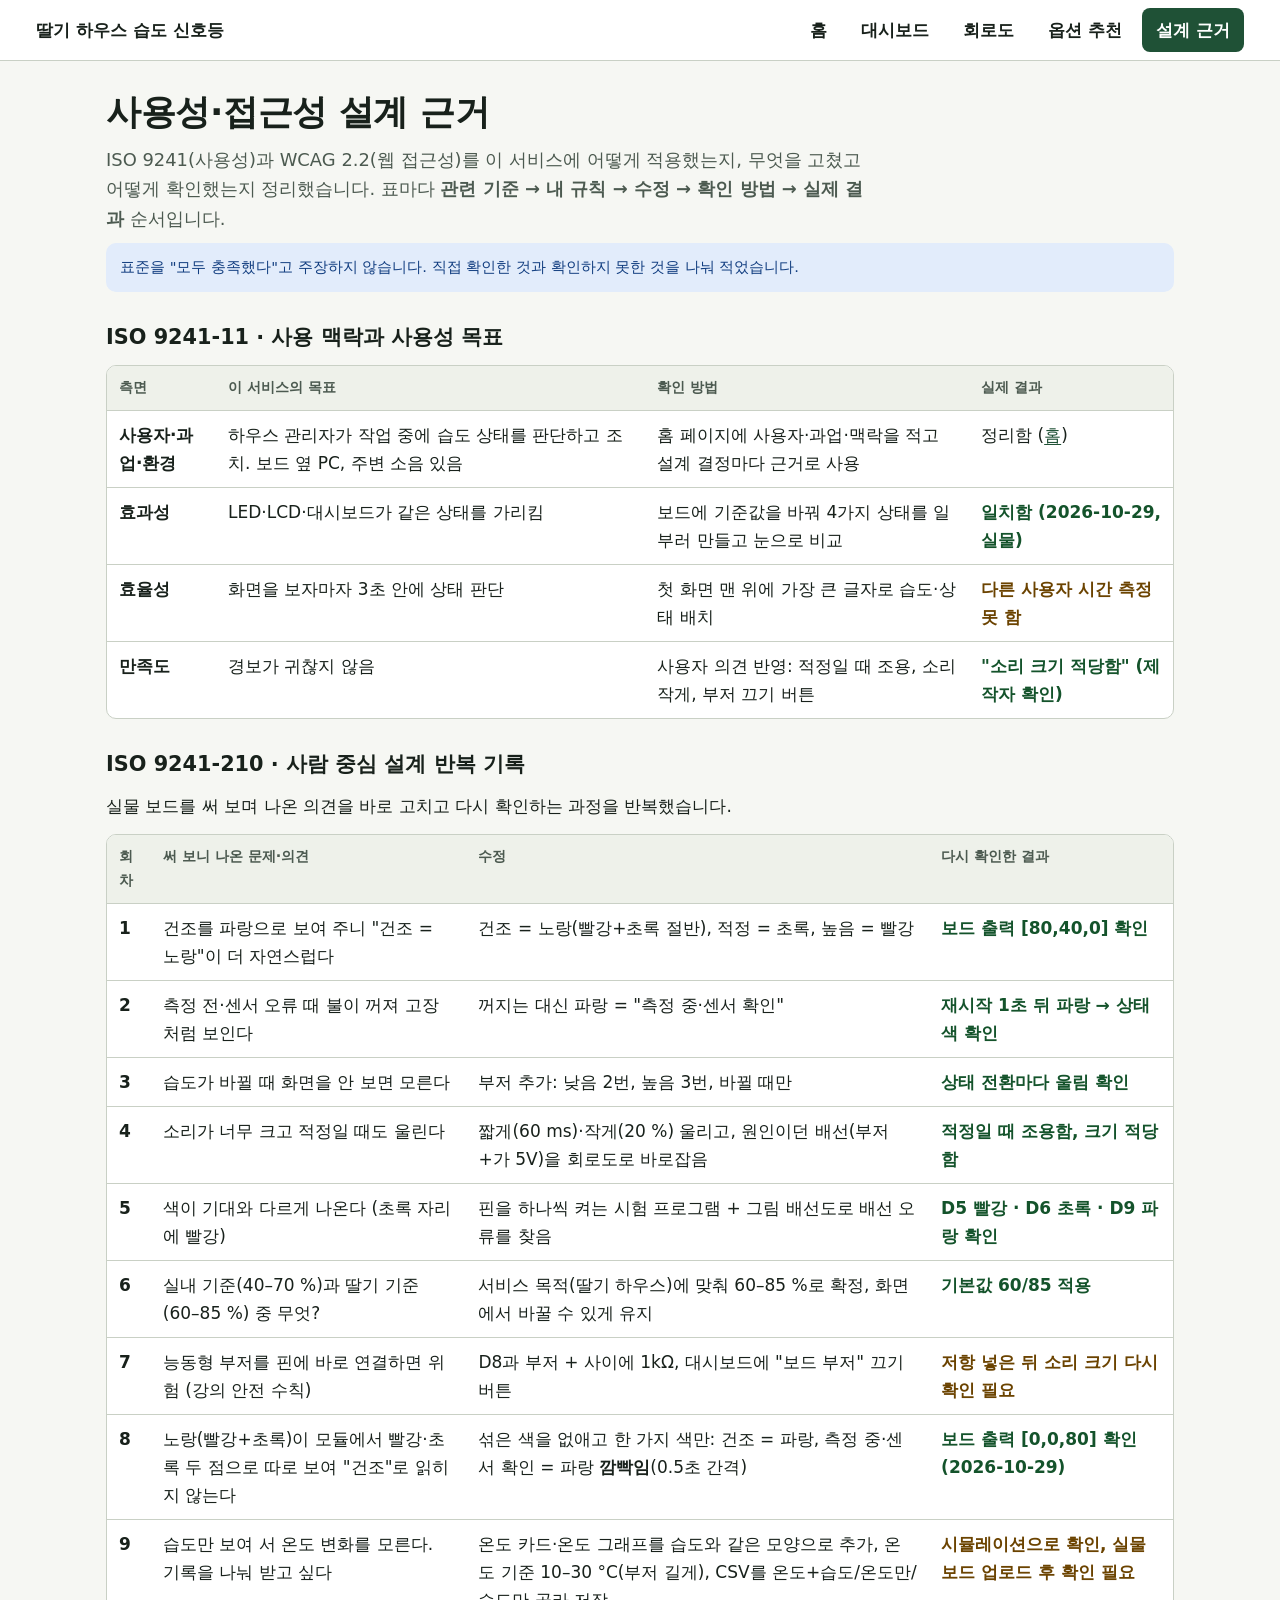
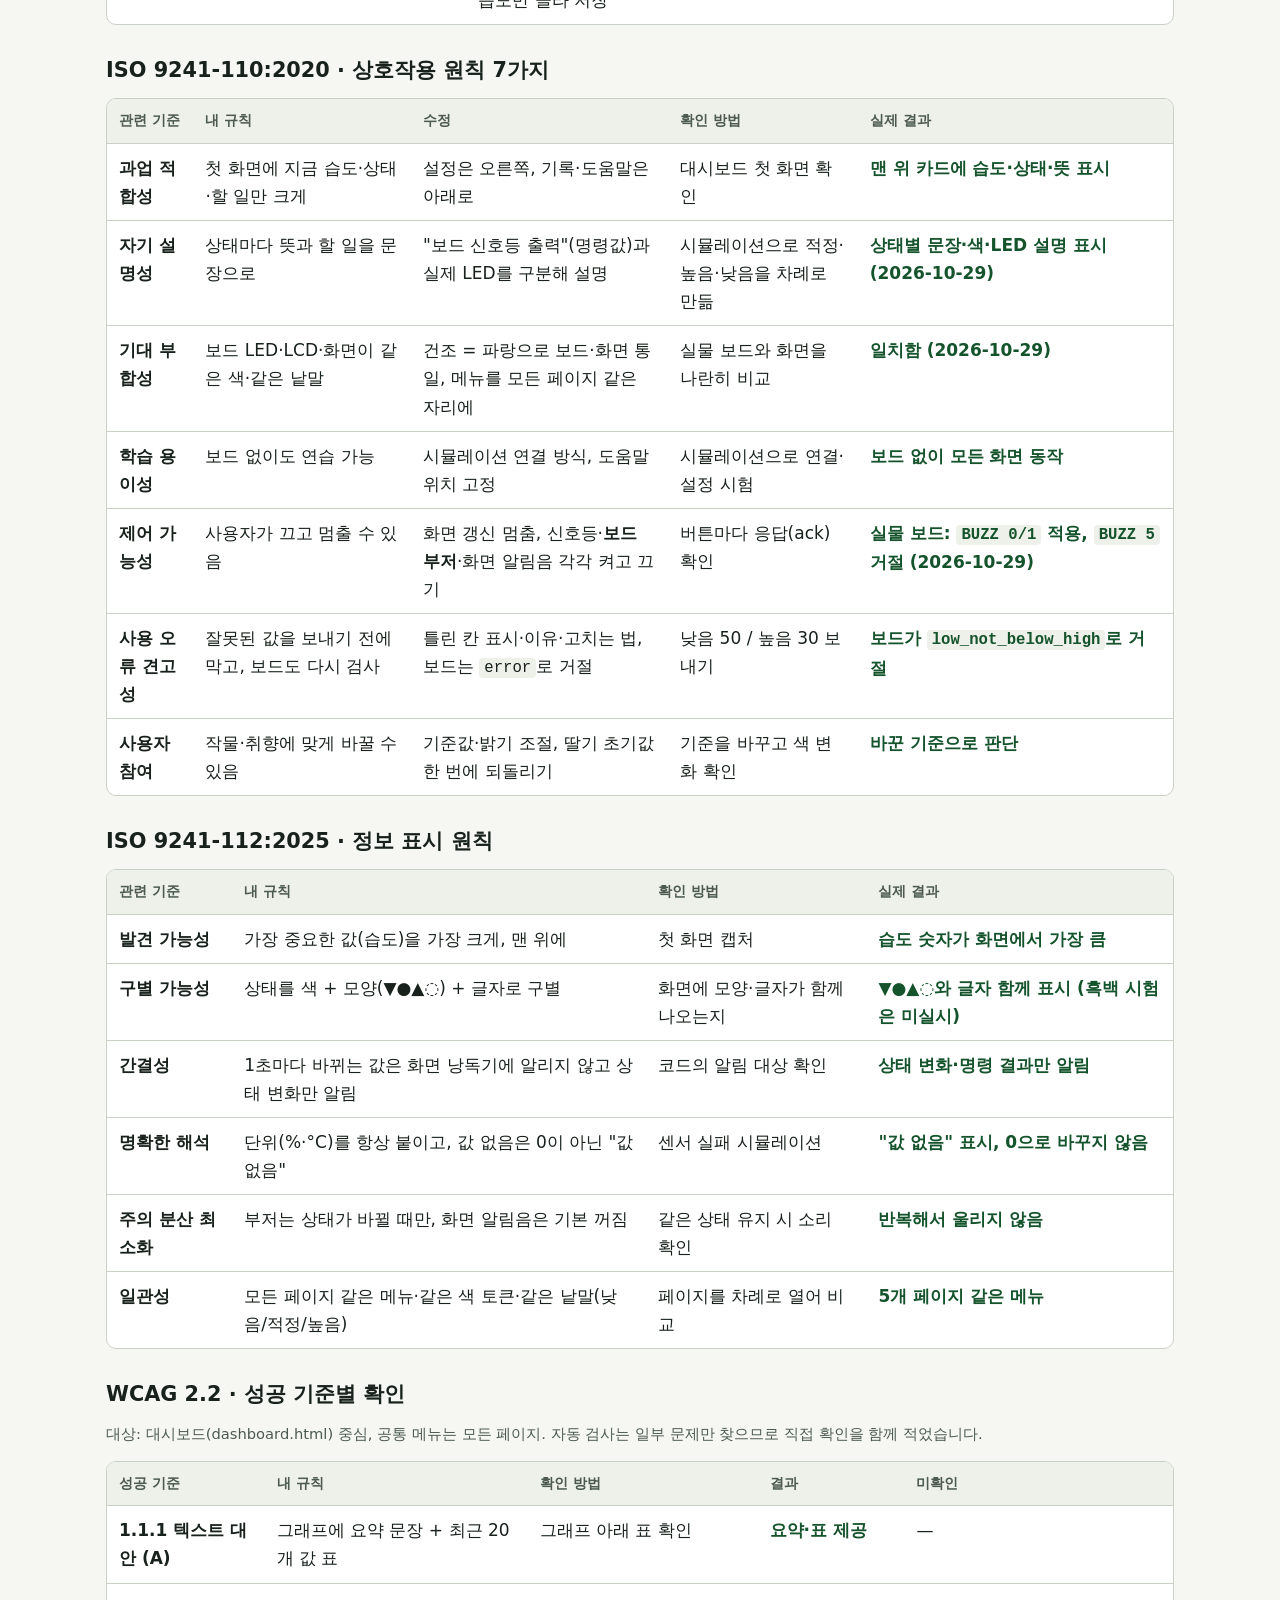
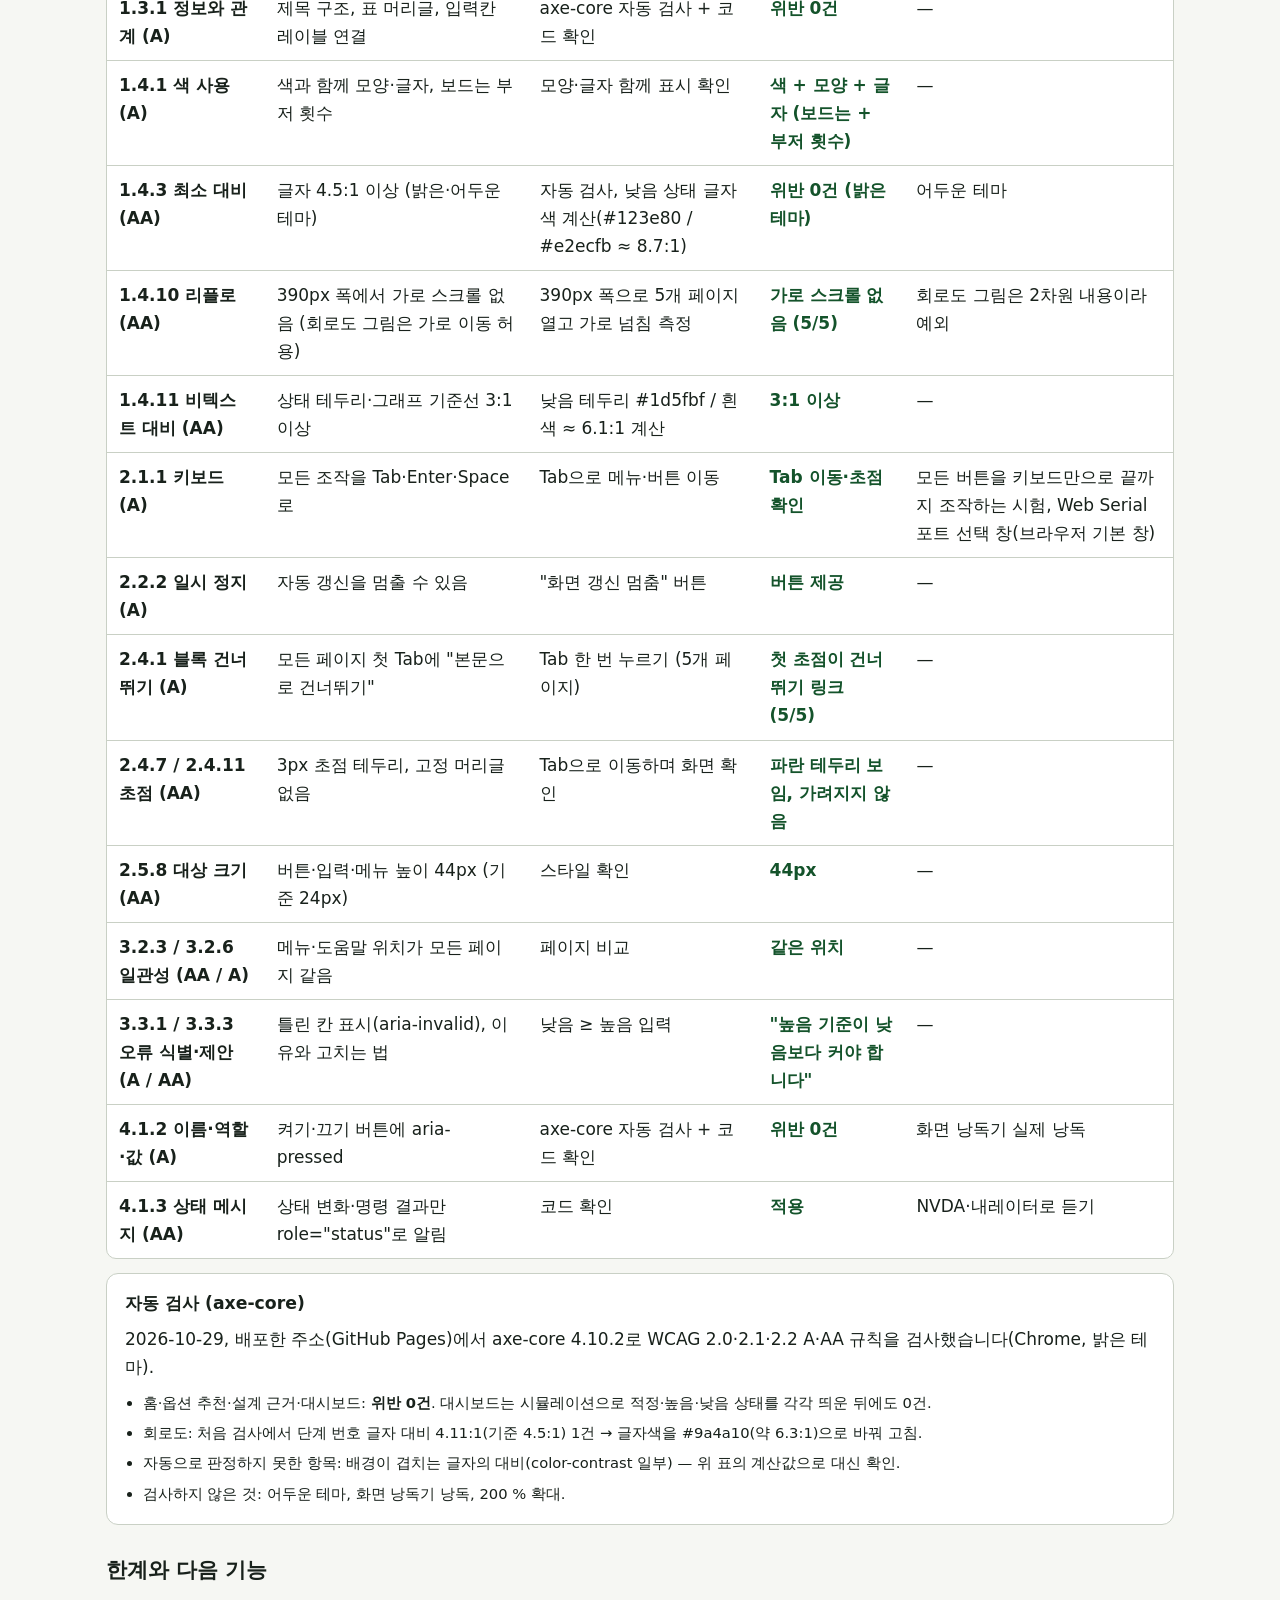
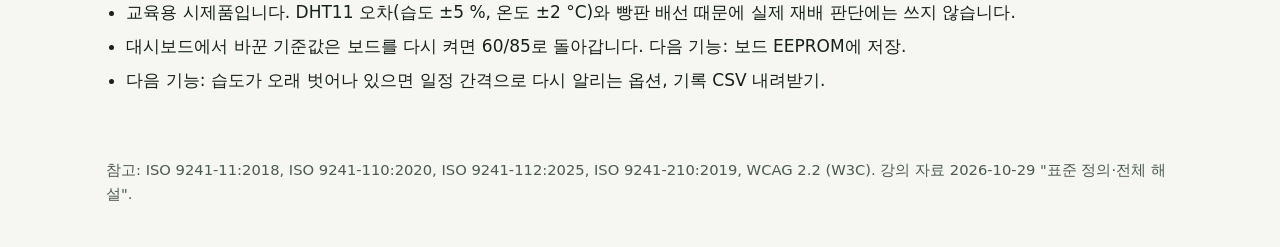
<file: design.html>
<!doctype html>
<html lang="ko">
<head>
<meta charset="utf-8">
<meta name="viewport" content="width=device-width, initial-scale=1">
<title>설계 근거 · 딸기 하우스 습도 신호등</title>
<meta name="description" content="ISO 9241과 WCAG 2.2를 이 대시보드에 어떻게 적용했고 어떻게 확인했는지 정리합니다">
<link rel="stylesheet" href="assets/site.css">
<link rel="stylesheet" href="assets/nav.css">
</head>
<body>
<a class="skip" href="#main">본문으로 건너뛰기</a>
<nav class="site-nav" aria-label="사이트 메뉴"><ul><li class="brand">딸기 하우스 습도 신호등</li><li><a href="index.html">홈</a></li><li><a href="dashboard.html">대시보드</a></li><li><a href="wiring.html">회로도</a></li><li><a href="options.html">옵션 추천</a></li><li><a href="design.html" aria-current="page">설계 근거</a></li></ul></nav>

<main id="main">
  <header style="display:grid;gap:10px">
    <h1>사용성·접근성 설계 근거</h1>
    <p class="lede">ISO 9241(사용성)과 WCAG 2.2(웹 접근성)를 이 서비스에 어떻게 적용했는지, 무엇을 고쳤고 어떻게 확인했는지 정리했습니다. 표마다 <b>관련 기준 → 내 규칙 → 수정 → 확인 방법 → 실제 결과</b> 순서입니다.</p>
    <p class="note small">표준을 "모두 충족했다"고 주장하지 않습니다. 직접 확인한 것과 확인하지 못한 것을 나눠 적었습니다.</p>
  </header>

  <section aria-labelledby="s11">
    <h2 id="s11">ISO 9241-11 · 사용 맥락과 사용성 목표</h2>
    <div class="tablebox" tabindex="0" role="region" aria-labelledby="s11">
      <table>
        <thead><tr><th scope="col">측면</th><th scope="col">이 서비스의 목표</th><th scope="col">확인 방법</th><th scope="col">실제 결과</th></tr></thead>
        <tbody>
          <tr><th scope="row">사용자·과업·환경</th><td>하우스 관리자가 작업 중에 습도 상태를 판단하고 조치. 보드 옆 PC, 주변 소음 있음</td><td>홈 페이지에 사용자·과업·맥락을 적고 설계 결정마다 근거로 사용</td><td>정리함 (<a href="index.html#who">홈</a>)</td></tr>
          <tr><th scope="row">효과성</th><td>LED·LCD·대시보드가 같은 상태를 가리킴</td><td>보드에 기준값을 바꿔 4가지 상태를 일부러 만들고 눈으로 비교</td><td class="res-ok">일치함 (2026-10-29, 실물)</td></tr>
          <tr><th scope="row">효율성</th><td>화면을 보자마자 3초 안에 상태 판단</td><td>첫 화면 맨 위에 가장 큰 글자로 습도·상태 배치</td><td class="res-no">다른 사용자 시간 측정 못 함</td></tr>
          <tr><th scope="row">만족도</th><td>경보가 귀찮지 않음</td><td>사용자 의견 반영: 적정일 때 조용, 소리 작게, 부저 끄기 버튼</td><td class="res-ok">"소리 크기 적당함" (제작자 확인)</td></tr>
        </tbody>
      </table>
    </div>
  </section>

  <section aria-labelledby="s210">
    <h2 id="s210">ISO 9241-210 · 사람 중심 설계 반복 기록</h2>
    <p>실물 보드를 써 보며 나온 의견을 바로 고치고 다시 확인하는 과정을 반복했습니다.</p>
    <div class="tablebox" tabindex="0" role="region" aria-labelledby="s210">
      <table>
        <thead><tr><th scope="col">회차</th><th scope="col">써 보니 나온 문제·의견</th><th scope="col">수정</th><th scope="col">다시 확인한 결과</th></tr></thead>
        <tbody>
          <tr><th scope="row">1</th><td>건조를 파랑으로 보여 주니 "건조 = 노랑"이 더 자연스럽다</td><td>건조 = 노랑(빨강+초록 절반), 적정 = 초록, 높음 = 빨강</td><td class="res-ok">보드 출력 [80,40,0] 확인</td></tr>
          <tr><th scope="row">2</th><td>측정 전·센서 오류 때 불이 꺼져 고장처럼 보인다</td><td>꺼지는 대신 파랑 = "측정 중·센서 확인"</td><td class="res-ok">재시작 1초 뒤 파랑 → 상태색 확인</td></tr>
          <tr><th scope="row">3</th><td>습도가 바뀔 때 화면을 안 보면 모른다</td><td>부저 추가: 낮음 2번, 높음 3번, 바뀔 때만</td><td class="res-ok">상태 전환마다 울림 확인</td></tr>
          <tr><th scope="row">4</th><td>소리가 너무 크고 적정일 때도 울린다</td><td>짧게(60 ms)·작게(20 %) 울리고, 원인이던 배선(부저 +가 5V)을 회로도로 바로잡음</td><td class="res-ok">적정일 때 조용함, 크기 적당함</td></tr>
          <tr><th scope="row">5</th><td>색이 기대와 다르게 나온다 (초록 자리에 빨강)</td><td>핀을 하나씩 켜는 시험 프로그램 + 그림 배선도로 배선 오류를 찾음</td><td class="res-ok">D5 빨강 · D6 초록 · D9 파랑 확인</td></tr>
          <tr><th scope="row">6</th><td>실내 기준(40–70 %)과 딸기 기준(60–85 %) 중 무엇?</td><td>서비스 목적(딸기 하우스)에 맞춰 60–85 %로 확정, 화면에서 바꿀 수 있게 유지</td><td class="res-ok">기본값 60/85 적용</td></tr>
          <tr><th scope="row">7</th><td>능동형 부저를 핀에 바로 연결하면 위험 (강의 안전 수칙)</td><td>D8과 부저 + 사이에 1kΩ, 대시보드에 "보드 부저" 끄기 버튼</td><td class="res-no">저항 넣은 뒤 소리 크기 다시 확인 필요</td></tr>
          <tr><th scope="row">8</th><td>노랑(빨강+초록)이 모듈에서 빨강·초록 두 점으로 따로 보여 "건조"로 읽히지 않는다</td><td>섞은 색을 없애고 한 가지 색만: 건조 = 파랑, 측정 중·센서 확인 = 파랑 <b>깜빡임</b>(0.5초 간격)</td><td class="res-ok">보드 출력 [0,0,80] 확인 (2026-10-29)</td></tr>
          <tr><th scope="row">9</th><td>습도만 보여 서 온도 변화를 모른다. 기록을 나눠 받고 싶다</td><td>온도 카드·온도 그래프를 습도와 같은 모양으로 추가, 온도 기준 10–30 °C(부저 길게), CSV를 온도+습도/온도만/습도만 골라 저장</td><td class="res-no">시뮬레이션으로 확인, 실물 보드 업로드 후 확인 필요</td></tr>
        </tbody>
      </table>
    </div>
  </section>

  <section aria-labelledby="s110">
    <h2 id="s110">ISO 9241-110:2020 · 상호작용 원칙 7가지</h2>
    <div class="tablebox" tabindex="0" role="region" aria-labelledby="s110">
      <table>
        <thead><tr><th scope="col">관련 기준</th><th scope="col">내 규칙</th><th scope="col">수정</th><th scope="col">확인 방법</th><th scope="col">실제 결과</th></tr></thead>
        <tbody>
          <tr><th scope="row">과업 적합성</th><td>첫 화면에 지금 습도·상태·할 일만 크게</td><td>설정은 오른쪽, 기록·도움말은 아래로</td><td>대시보드 첫 화면 확인</td><td class="res-ok">맨 위 카드에 습도·상태·뜻 표시</td></tr>
          <tr><th scope="row">자기 설명성</th><td>상태마다 뜻과 할 일을 문장으로</td><td>"보드 신호등 출력"(명령값)과 실제 LED를 구분해 설명</td><td>시뮬레이션으로 적정·높음·낮음을 차례로 만듦</td><td class="res-ok">상태별 문장·색·LED 설명 표시 (2026-10-29)</td></tr>
          <tr><th scope="row">기대 부합성</th><td>보드 LED·LCD·화면이 같은 색·같은 낱말</td><td>건조 = 파랑으로 보드·화면 통일, 메뉴를 모든 페이지 같은 자리에</td><td>실물 보드와 화면을 나란히 비교</td><td class="res-ok">일치함 (2026-10-29)</td></tr>
          <tr><th scope="row">학습 용이성</th><td>보드 없이도 연습 가능</td><td>시뮬레이션 연결 방식, 도움말 위치 고정</td><td>시뮬레이션으로 연결·설정 시험</td><td class="res-ok">보드 없이 모든 화면 동작</td></tr>
          <tr><th scope="row">제어 가능성</th><td>사용자가 끄고 멈출 수 있음</td><td>화면 갱신 멈춤, 신호등·<b>보드 부저</b>·화면 알림음 각각 켜고 끄기</td><td>버튼마다 응답(ack) 확인</td><td class="res-ok">실물 보드: <code>BUZZ 0/1</code> 적용, <code>BUZZ 5</code> 거절 (2026-10-29)</td></tr>
          <tr><th scope="row">사용 오류 견고성</th><td>잘못된 값을 보내기 전에 막고, 보드도 다시 검사</td><td>틀린 칸 표시·이유·고치는 법, 보드는 <code>error</code>로 거절</td><td>낮음 50 / 높음 30 보내기</td><td class="res-ok">보드가 <code>low_not_below_high</code>로 거절</td></tr>
          <tr><th scope="row">사용자 참여</th><td>작물·취향에 맞게 바꿀 수 있음</td><td>기준값·밝기 조절, 딸기 초기값 한 번에 되돌리기</td><td>기준을 바꾸고 색 변화 확인</td><td class="res-ok">바꾼 기준으로 판단</td></tr>
        </tbody>
      </table>
    </div>
  </section>

  <section aria-labelledby="s112">
    <h2 id="s112">ISO 9241-112:2025 · 정보 표시 원칙</h2>
    <div class="tablebox" tabindex="0" role="region" aria-labelledby="s112">
      <table>
        <thead><tr><th scope="col">관련 기준</th><th scope="col">내 규칙</th><th scope="col">확인 방법</th><th scope="col">실제 결과</th></tr></thead>
        <tbody>
          <tr><th scope="row">발견 가능성</th><td>가장 중요한 값(습도)을 가장 크게, 맨 위에</td><td>첫 화면 캡처</td><td class="res-ok">습도 숫자가 화면에서 가장 큼</td></tr>
          <tr><th scope="row">구별 가능성</th><td>상태를 색 + 모양(▼●▲◌) + 글자로 구별</td><td>화면에 모양·글자가 함께 나오는지</td><td class="res-ok">▼●▲◌와 글자 함께 표시 (흑백 시험은 미실시)</td></tr>
          <tr><th scope="row">간결성</th><td>1초마다 바뀌는 값은 화면 낭독기에 알리지 않고 상태 변화만 알림</td><td>코드의 알림 대상 확인</td><td class="res-ok">상태 변화·명령 결과만 알림</td></tr>
          <tr><th scope="row">명확한 해석</th><td>단위(%·°C)를 항상 붙이고, 값 없음은 0이 아닌 "값 없음"</td><td>센서 실패 시뮬레이션</td><td class="res-ok">"값 없음" 표시, 0으로 바꾸지 않음</td></tr>
          <tr><th scope="row">주의 분산 최소화</th><td>부저는 상태가 바뀔 때만, 화면 알림음은 기본 꺼짐</td><td>같은 상태 유지 시 소리 확인</td><td class="res-ok">반복해서 울리지 않음</td></tr>
          <tr><th scope="row">일관성</th><td>모든 페이지 같은 메뉴·같은 색 토큰·같은 낱말(낮음/적정/높음)</td><td>페이지를 차례로 열어 비교</td><td class="res-ok">5개 페이지 같은 메뉴</td></tr>
        </tbody>
      </table>
    </div>
  </section>

  <section aria-labelledby="wcag">
    <h2 id="wcag">WCAG 2.2 · 성공 기준별 확인</h2>
    <p class="small muted">대상: 대시보드(dashboard.html) 중심, 공통 메뉴는 모든 페이지. 자동 검사는 일부 문제만 찾으므로 직접 확인을 함께 적었습니다.</p>
    <div class="tablebox" tabindex="0" role="region" aria-labelledby="wcag">
      <table>
        <thead><tr><th scope="col">성공 기준</th><th scope="col">내 규칙</th><th scope="col">확인 방법</th><th scope="col">결과</th><th scope="col">미확인</th></tr></thead>
        <tbody id="wcag-rows">
          <tr><th scope="row">1.1.1 텍스트 대안 (A)</th><td>그래프에 요약 문장 + 최근 20개 값 표</td><td>그래프 아래 표 확인</td><td class="res-ok">요약·표 제공</td><td>—</td></tr>
          <tr><th scope="row">1.3.1 정보와 관계 (A)</th><td>제목 구조, 표 머리글, 입력칸 레이블 연결</td><td>axe-core 자동 검사 + 코드 확인</td><td class="res-ok">위반 0건</td><td>—</td></tr>
          <tr><th scope="row">1.4.1 색 사용 (A)</th><td>색과 함께 모양·글자, 보드는 부저 횟수</td><td>모양·글자 함께 표시 확인</td><td class="res-ok">색 + 모양 + 글자 (보드는 + 부저 횟수)</td><td>—</td></tr>
          <tr><th scope="row">1.4.3 최소 대비 (AA)</th><td>글자 4.5:1 이상 (밝은·어두운 테마)</td><td>자동 검사, 낮음 상태 글자색 계산(#123e80 / #e2ecfb ≈ 8.7:1)</td><td class="res-ok">위반 0건 (밝은 테마)</td><td>어두운 테마</td></tr>
          <tr><th scope="row">1.4.10 리플로 (AA)</th><td>390px 폭에서 가로 스크롤 없음 (회로도 그림은 가로 이동 허용)</td><td>390px 폭으로 5개 페이지 열고 가로 넘침 측정</td><td class="res-ok">가로 스크롤 없음 (5/5)</td><td>회로도 그림은 2차원 내용이라 예외</td></tr>
          <tr><th scope="row">1.4.11 비텍스트 대비 (AA)</th><td>상태 테두리·그래프 기준선 3:1 이상</td><td>낮음 테두리 #1d5fbf / 흰색 ≈ 6.1:1 계산</td><td class="res-ok">3:1 이상</td><td>—</td></tr>
          <tr><th scope="row">2.1.1 키보드 (A)</th><td>모든 조작을 Tab·Enter·Space로</td><td>Tab으로 메뉴·버튼 이동</td><td class="res-ok">Tab 이동·초점 확인</td><td>모든 버튼을 키보드만으로 끝까지 조작하는 시험, Web Serial 포트 선택 창(브라우저 기본 창)</td></tr>
          <tr><th scope="row">2.2.2 일시 정지 (A)</th><td>자동 갱신을 멈출 수 있음</td><td>"화면 갱신 멈춤" 버튼</td><td class="res-ok">버튼 제공</td><td>—</td></tr>
          <tr><th scope="row">2.4.1 블록 건너뛰기 (A)</th><td>모든 페이지 첫 Tab에 "본문으로 건너뛰기"</td><td>Tab 한 번 누르기 (5개 페이지)</td><td class="res-ok">첫 초점이 건너뛰기 링크 (5/5)</td><td>—</td></tr>
          <tr><th scope="row">2.4.7 / 2.4.11 초점 (AA)</th><td>3px 초점 테두리, 고정 머리글 없음</td><td>Tab으로 이동하며 화면 확인</td><td class="res-ok">파란 테두리 보임, 가려지지 않음</td><td>—</td></tr>
          <tr><th scope="row">2.5.8 대상 크기 (AA)</th><td>버튼·입력·메뉴 높이 44px (기준 24px)</td><td>스타일 확인</td><td class="res-ok">44px</td><td>—</td></tr>
          <tr><th scope="row">3.2.3 / 3.2.6 일관성 (AA / A)</th><td>메뉴·도움말 위치가 모든 페이지 같음</td><td>페이지 비교</td><td class="res-ok">같은 위치</td><td>—</td></tr>
          <tr><th scope="row">3.3.1 / 3.3.3 오류 식별·제안 (A / AA)</th><td>틀린 칸 표시(aria-invalid), 이유와 고치는 법</td><td>낮음 ≥ 높음 입력</td><td class="res-ok">"높음 기준이 낮음보다 커야 합니다"</td><td>—</td></tr>
          <tr><th scope="row">4.1.2 이름·역할·값 (A)</th><td>켜기·끄기 버튼에 aria-pressed</td><td>axe-core 자동 검사 + 코드 확인</td><td class="res-ok">위반 0건</td><td>화면 낭독기 실제 낭독</td></tr>
          <tr><th scope="row">4.1.3 상태 메시지 (AA)</th><td>상태 변화·명령 결과만 role="status"로 알림</td><td>코드 확인</td><td class="res-ok">적용</td><td>NVDA·내레이터로 듣기</td></tr>
        </tbody>
      </table>
    </div>
    <div class="card" id="axe-result">
      <h3>자동 검사 (axe-core)</h3>
      <p id="axe-text">2026-10-29, 배포한 주소(GitHub Pages)에서 axe-core 4.10.2로 WCAG 2.0·2.1·2.2 A·AA 규칙을 검사했습니다(Chrome, 밝은 테마).</p>
      <ul class="plain small">
        <li>홈·옵션 추천·설계 근거·대시보드: <b>위반 0건</b>. 대시보드는 시뮬레이션으로 적정·높음·낮음 상태를 각각 띄운 뒤에도 0건.</li>
        <li>회로도: 처음 검사에서 단계 번호 글자 대비 4.11:1(기준 4.5:1) 1건 → 글자색을 #9a4a10(약 6.3:1)으로 바꿔 고침.</li>
        <li>자동으로 판정하지 못한 항목: 배경이 겹치는 글자의 대비(color-contrast 일부) — 위 표의 계산값으로 대신 확인.</li>
        <li>검사하지 않은 것: 어두운 테마, 화면 낭독기 낭독, 200 % 확대.</li>
      </ul>
    </div>
  </section>

  <section aria-labelledby="limits">
    <h2 id="limits">한계와 다음 기능</h2>
    <ul class="plain">
      <li>교육용 시제품입니다. DHT11 오차(습도 ±5 %, 온도 ±2 °C)와 빵판 배선 때문에 실제 재배 판단에는 쓰지 않습니다.</li>
      <li>대시보드에서 바꾼 기준값은 보드를 다시 켜면 60/85로 돌아갑니다. 다음 기능: 보드 EEPROM에 저장.</li>
      <li>다음 기능: 습도가 오래 벗어나 있으면 일정 간격으로 다시 알리는 옵션, 기록 CSV 내려받기.</li>
    </ul>
  </section>
</main>
<footer><p>참고: ISO 9241-11:2018, ISO 9241-110:2020, ISO 9241-112:2025, ISO 9241-210:2019, WCAG 2.2 (W3C). 강의 자료 2026-10-29 "표준 정의·전체 해설".</p></footer>
</body>
</html>
</file>
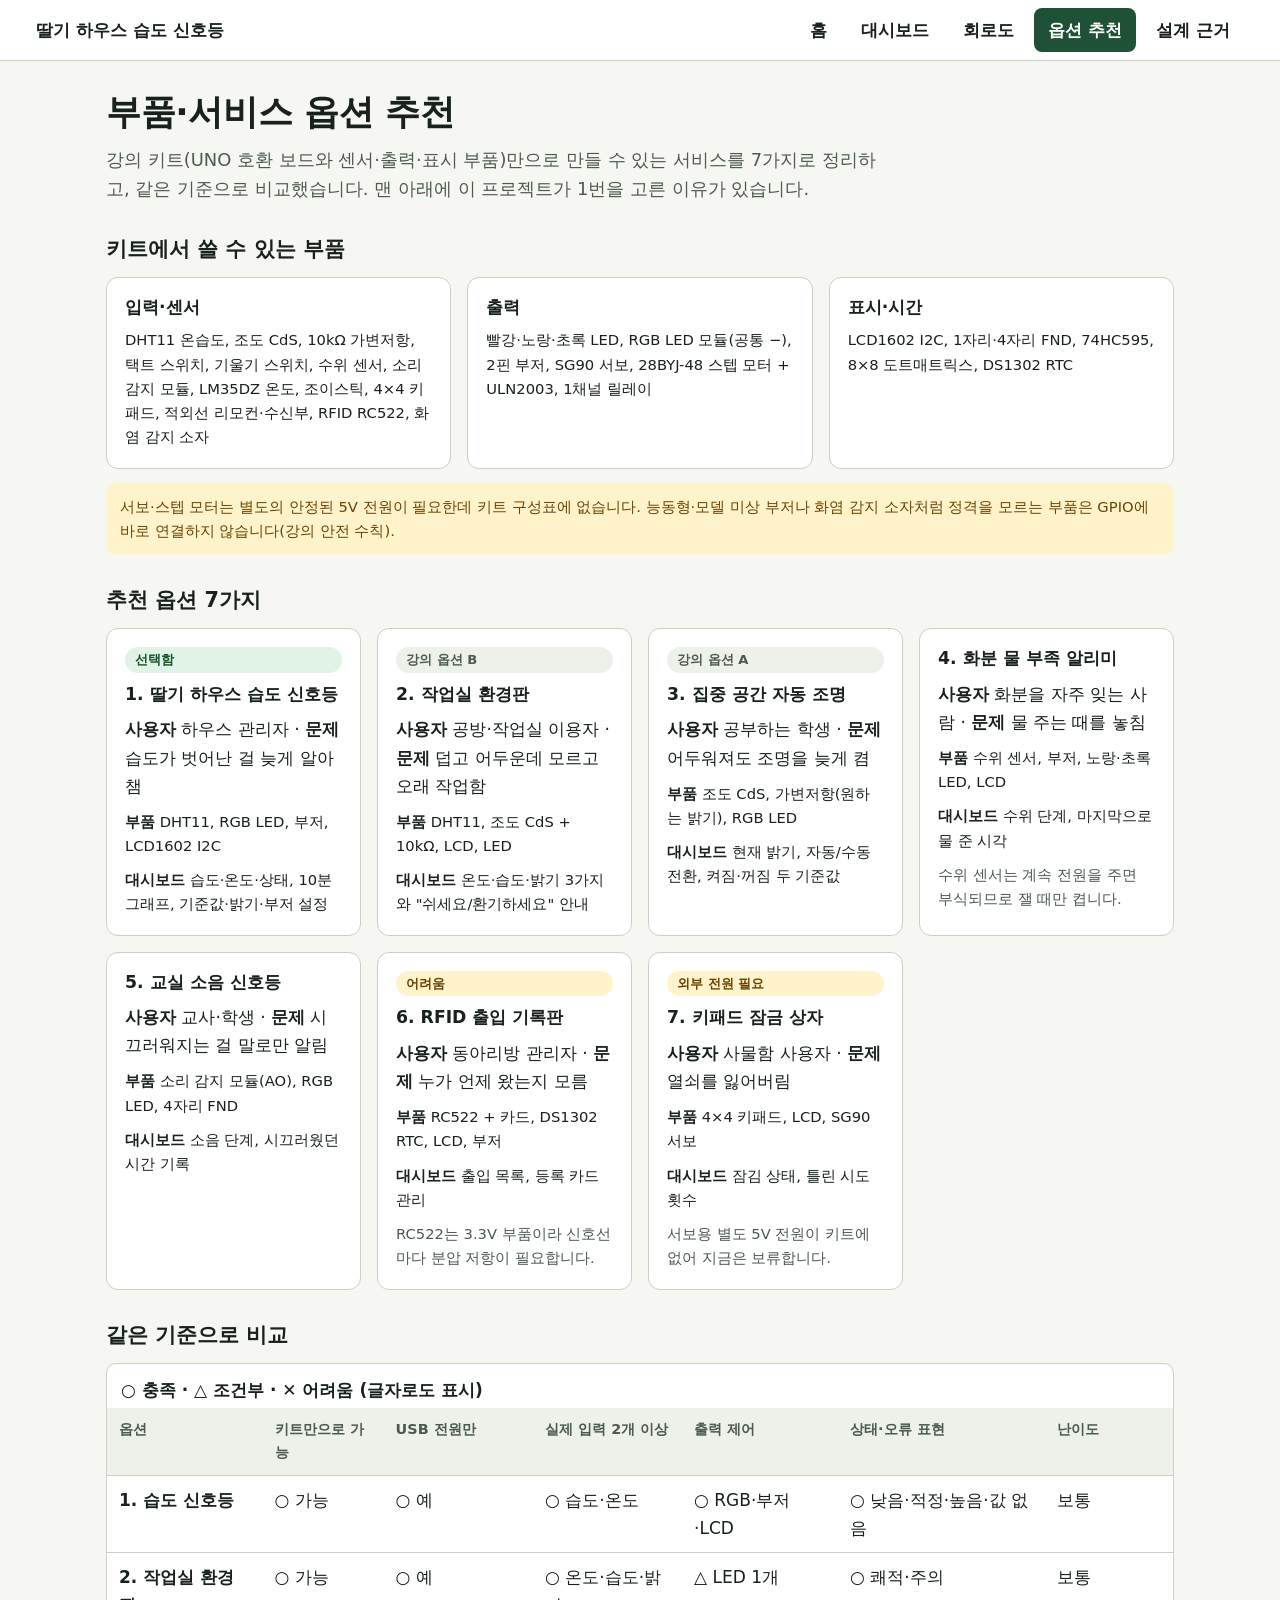
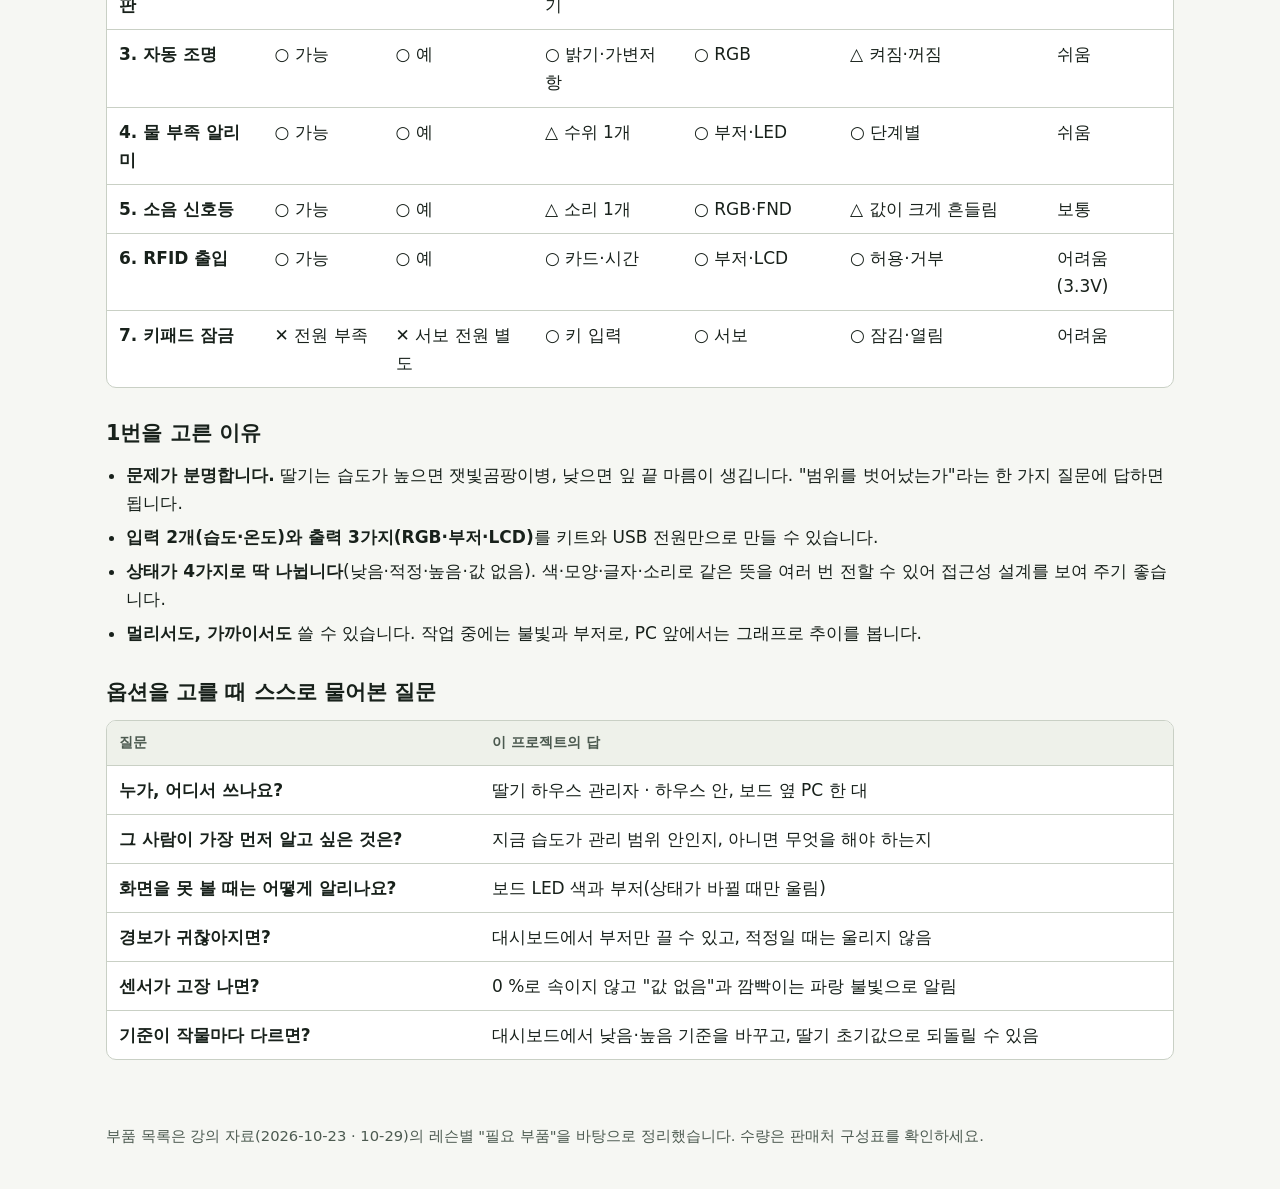
<file: options.html>
<!doctype html>
<html lang="ko">
<head>
<meta charset="utf-8">
<meta name="viewport" content="width=device-width, initial-scale=1">
<title>옵션 추천 · 딸기 하우스 습도 신호등</title>
<meta name="description" content="Arduino 키트 부품으로 만들 수 있는 서비스 7가지를 비교하고 습도 신호등을 고른 이유를 정리합니다">
<link rel="stylesheet" href="assets/site.css">
<link rel="stylesheet" href="assets/nav.css">
</head>
<body>
<a class="skip" href="#main">본문으로 건너뛰기</a>
<nav class="site-nav" aria-label="사이트 메뉴"><ul><li class="brand">딸기 하우스 습도 신호등</li><li><a href="index.html">홈</a></li><li><a href="dashboard.html">대시보드</a></li><li><a href="wiring.html">회로도</a></li><li><a href="options.html" aria-current="page">옵션 추천</a></li><li><a href="design.html">설계 근거</a></li></ul></nav>

<main id="main">
  <header style="display:grid;gap:10px">
    <h1>부품·서비스 옵션 추천</h1>
    <p class="lede">강의 키트(UNO 호환 보드와 센서·출력·표시 부품)만으로 만들 수 있는 서비스를 7가지로 정리하고, 같은 기준으로 비교했습니다. 맨 아래에 이 프로젝트가 1번을 고른 이유가 있습니다.</p>
  </header>

  <section aria-labelledby="kit">
    <h2 id="kit">키트에서 쓸 수 있는 부품</h2>
    <div class="cards">
      <div class="card"><h3>입력·센서</h3><p class="small">DHT11 온습도, 조도 CdS, 10kΩ 가변저항, 택트 스위치, 기울기 스위치, 수위 센서, 소리 감지 모듈, LM35DZ 온도, 조이스틱, 4×4 키패드, 적외선 리모컨·수신부, RFID RC522, 화염 감지 소자</p></div>
      <div class="card"><h3>출력</h3><p class="small">빨강·노랑·초록 LED, RGB LED 모듈(공통 −), 2핀 부저, SG90 서보, 28BYJ-48 스텝 모터 + ULN2003, 1채널 릴레이</p></div>
      <div class="card"><h3>표시·시간</h3><p class="small">LCD1602 I2C, 1자리·4자리 FND, 74HC595, 8×8 도트매트릭스, DS1302 RTC</p></div>
    </div>
    <p class="note warn small">서보·스텝 모터는 별도의 안정된 5V 전원이 필요한데 키트 구성표에 없습니다. 능동형·모델 미상 부저나 화염 감지 소자처럼 정격을 모르는 부품은 GPIO에 바로 연결하지 않습니다(강의 안전 수칙).</p>
  </section>

  <section aria-labelledby="list">
    <h2 id="list">추천 옵션 7가지</h2>
    <div class="cards">
      <article class="card" aria-labelledby="o1">
        <span class="tag pick">선택함</span>
        <h3 id="o1">1. 딸기 하우스 습도 신호등</h3>
        <p><b>사용자</b> 하우스 관리자 · <b>문제</b> 습도가 벗어난 걸 늦게 알아챔</p>
        <p class="small"><b>부품</b> DHT11, RGB LED, 부저, LCD1602 I2C</p>
        <p class="small"><b>대시보드</b> 습도·온도·상태, 10분 그래프, 기준값·밝기·부저 설정</p>
      </article>
      <article class="card" aria-labelledby="o2">
        <span class="tag">강의 옵션 B</span>
        <h3 id="o2">2. 작업실 환경판</h3>
        <p><b>사용자</b> 공방·작업실 이용자 · <b>문제</b> 덥고 어두운데 모르고 오래 작업함</p>
        <p class="small"><b>부품</b> DHT11, 조도 CdS + 10kΩ, LCD, LED</p>
        <p class="small"><b>대시보드</b> 온도·습도·밝기 3가지와 "쉬세요/환기하세요" 안내</p>
      </article>
      <article class="card" aria-labelledby="o3">
        <span class="tag">강의 옵션 A</span>
        <h3 id="o3">3. 집중 공간 자동 조명</h3>
        <p><b>사용자</b> 공부하는 학생 · <b>문제</b> 어두워져도 조명을 늦게 켬</p>
        <p class="small"><b>부품</b> 조도 CdS, 가변저항(원하는 밝기), RGB LED</p>
        <p class="small"><b>대시보드</b> 현재 밝기, 자동/수동 전환, 켜짐·꺼짐 두 기준값</p>
      </article>
      <article class="card" aria-labelledby="o4">
        <h3 id="o4">4. 화분 물 부족 알리미</h3>
        <p><b>사용자</b> 화분을 자주 잊는 사람 · <b>문제</b> 물 주는 때를 놓침</p>
        <p class="small"><b>부품</b> 수위 센서, 부저, 노랑·초록 LED, LCD</p>
        <p class="small"><b>대시보드</b> 수위 단계, 마지막으로 물 준 시각</p>
        <p class="small muted">수위 센서는 계속 전원을 주면 부식되므로 잴 때만 켭니다.</p>
      </article>
      <article class="card" aria-labelledby="o5">
        <h3 id="o5">5. 교실 소음 신호등</h3>
        <p><b>사용자</b> 교사·학생 · <b>문제</b> 시끄러워지는 걸 말로만 알림</p>
        <p class="small"><b>부품</b> 소리 감지 모듈(AO), RGB LED, 4자리 FND</p>
        <p class="small"><b>대시보드</b> 소음 단계, 시끄러웠던 시간 기록</p>
      </article>
      <article class="card" aria-labelledby="o6">
        <span class="tag warn">어려움</span>
        <h3 id="o6">6. RFID 출입 기록판</h3>
        <p><b>사용자</b> 동아리방 관리자 · <b>문제</b> 누가 언제 왔는지 모름</p>
        <p class="small"><b>부품</b> RC522 + 카드, DS1302 RTC, LCD, 부저</p>
        <p class="small"><b>대시보드</b> 출입 목록, 등록 카드 관리</p>
        <p class="small muted">RC522는 3.3V 부품이라 신호선마다 분압 저항이 필요합니다.</p>
      </article>
      <article class="card" aria-labelledby="o7">
        <span class="tag warn">외부 전원 필요</span>
        <h3 id="o7">7. 키패드 잠금 상자</h3>
        <p><b>사용자</b> 사물함 사용자 · <b>문제</b> 열쇠를 잃어버림</p>
        <p class="small"><b>부품</b> 4×4 키패드, LCD, SG90 서보</p>
        <p class="small"><b>대시보드</b> 잠김 상태, 틀린 시도 횟수</p>
        <p class="small muted">서보용 별도 5V 전원이 키트에 없어 지금은 보류합니다.</p>
      </article>
    </div>
  </section>

  <section aria-labelledby="compare">
    <h2 id="compare">같은 기준으로 비교</h2>
    <div class="tablebox" tabindex="0" role="region" aria-labelledby="compare">
      <table>
        <caption>○ 충족 · △ 조건부 · ✕ 어려움 (글자로도 표시)</caption>
        <thead><tr><th scope="col">옵션</th><th scope="col">키트만으로 가능</th><th scope="col">USB 전원만</th><th scope="col">실제 입력 2개 이상</th><th scope="col">출력 제어</th><th scope="col">상태·오류 표현</th><th scope="col">난이도</th></tr></thead>
        <tbody>
          <tr><th scope="row">1. 습도 신호등</th><td>○ 가능</td><td>○ 예</td><td>○ 습도·온도</td><td>○ RGB·부저·LCD</td><td>○ 낮음·적정·높음·값 없음</td><td>보통</td></tr>
          <tr><th scope="row">2. 작업실 환경판</th><td>○ 가능</td><td>○ 예</td><td>○ 온도·습도·밝기</td><td>△ LED 1개</td><td>○ 쾌적·주의</td><td>보통</td></tr>
          <tr><th scope="row">3. 자동 조명</th><td>○ 가능</td><td>○ 예</td><td>○ 밝기·가변저항</td><td>○ RGB</td><td>△ 켜짐·꺼짐</td><td>쉬움</td></tr>
          <tr><th scope="row">4. 물 부족 알리미</th><td>○ 가능</td><td>○ 예</td><td>△ 수위 1개</td><td>○ 부저·LED</td><td>○ 단계별</td><td>쉬움</td></tr>
          <tr><th scope="row">5. 소음 신호등</th><td>○ 가능</td><td>○ 예</td><td>△ 소리 1개</td><td>○ RGB·FND</td><td>△ 값이 크게 흔들림</td><td>보통</td></tr>
          <tr><th scope="row">6. RFID 출입</th><td>○ 가능</td><td>○ 예</td><td>○ 카드·시간</td><td>○ 부저·LCD</td><td>○ 허용·거부</td><td>어려움 (3.3V)</td></tr>
          <tr><th scope="row">7. 키패드 잠금</th><td>✕ 전원 부족</td><td>✕ 서보 전원 별도</td><td>○ 키 입력</td><td>○ 서보</td><td>○ 잠김·열림</td><td>어려움</td></tr>
        </tbody>
      </table>
    </div>
  </section>

  <section aria-labelledby="why">
    <h2 id="why">1번을 고른 이유</h2>
    <ul class="plain">
      <li><b>문제가 분명합니다.</b> 딸기는 습도가 높으면 잿빛곰팡이병, 낮으면 잎 끝 마름이 생깁니다. "범위를 벗어났는가"라는 한 가지 질문에 답하면 됩니다.</li>
      <li><b>입력 2개(습도·온도)와 출력 3가지(RGB·부저·LCD)</b>를 키트와 USB 전원만으로 만들 수 있습니다.</li>
      <li><b>상태가 4가지로 딱 나뉩니다</b>(낮음·적정·높음·값 없음). 색·모양·글자·소리로 같은 뜻을 여러 번 전할 수 있어 접근성 설계를 보여 주기 좋습니다.</li>
      <li><b>멀리서도, 가까이서도</b> 쓸 수 있습니다. 작업 중에는 불빛과 부저로, PC 앞에서는 그래프로 추이를 봅니다.</li>
    </ul>
  </section>

  <section aria-labelledby="questions">
    <h2 id="questions">옵션을 고를 때 스스로 물어본 질문</h2>
    <div class="tablebox" tabindex="0" role="region" aria-labelledby="questions">
      <table>
        <thead><tr><th scope="col">질문</th><th scope="col">이 프로젝트의 답</th></tr></thead>
        <tbody>
          <tr><th scope="row">누가, 어디서 쓰나요?</th><td>딸기 하우스 관리자 · 하우스 안, 보드 옆 PC 한 대</td></tr>
          <tr><th scope="row">그 사람이 가장 먼저 알고 싶은 것은?</th><td>지금 습도가 관리 범위 안인지, 아니면 무엇을 해야 하는지</td></tr>
          <tr><th scope="row">화면을 못 볼 때는 어떻게 알리나요?</th><td>보드 LED 색과 부저(상태가 바뀔 때만 울림)</td></tr>
          <tr><th scope="row">경보가 귀찮아지면?</th><td>대시보드에서 부저만 끌 수 있고, 적정일 때는 울리지 않음</td></tr>
          <tr><th scope="row">센서가 고장 나면?</th><td>0 %로 속이지 않고 "값 없음"과 깜빡이는 파랑 불빛으로 알림</td></tr>
          <tr><th scope="row">기준이 작물마다 다르면?</th><td>대시보드에서 낮음·높음 기준을 바꾸고, 딸기 초기값으로 되돌릴 수 있음</td></tr>
        </tbody>
      </table>
    </div>
  </section>
</main>
<footer><p>부품 목록은 강의 자료(2026-10-23 · 10-29)의 레슨별 "필요 부품"을 바탕으로 정리했습니다. 수량은 판매처 구성표를 확인하세요.</p></footer>
</body>
</html>
</file>
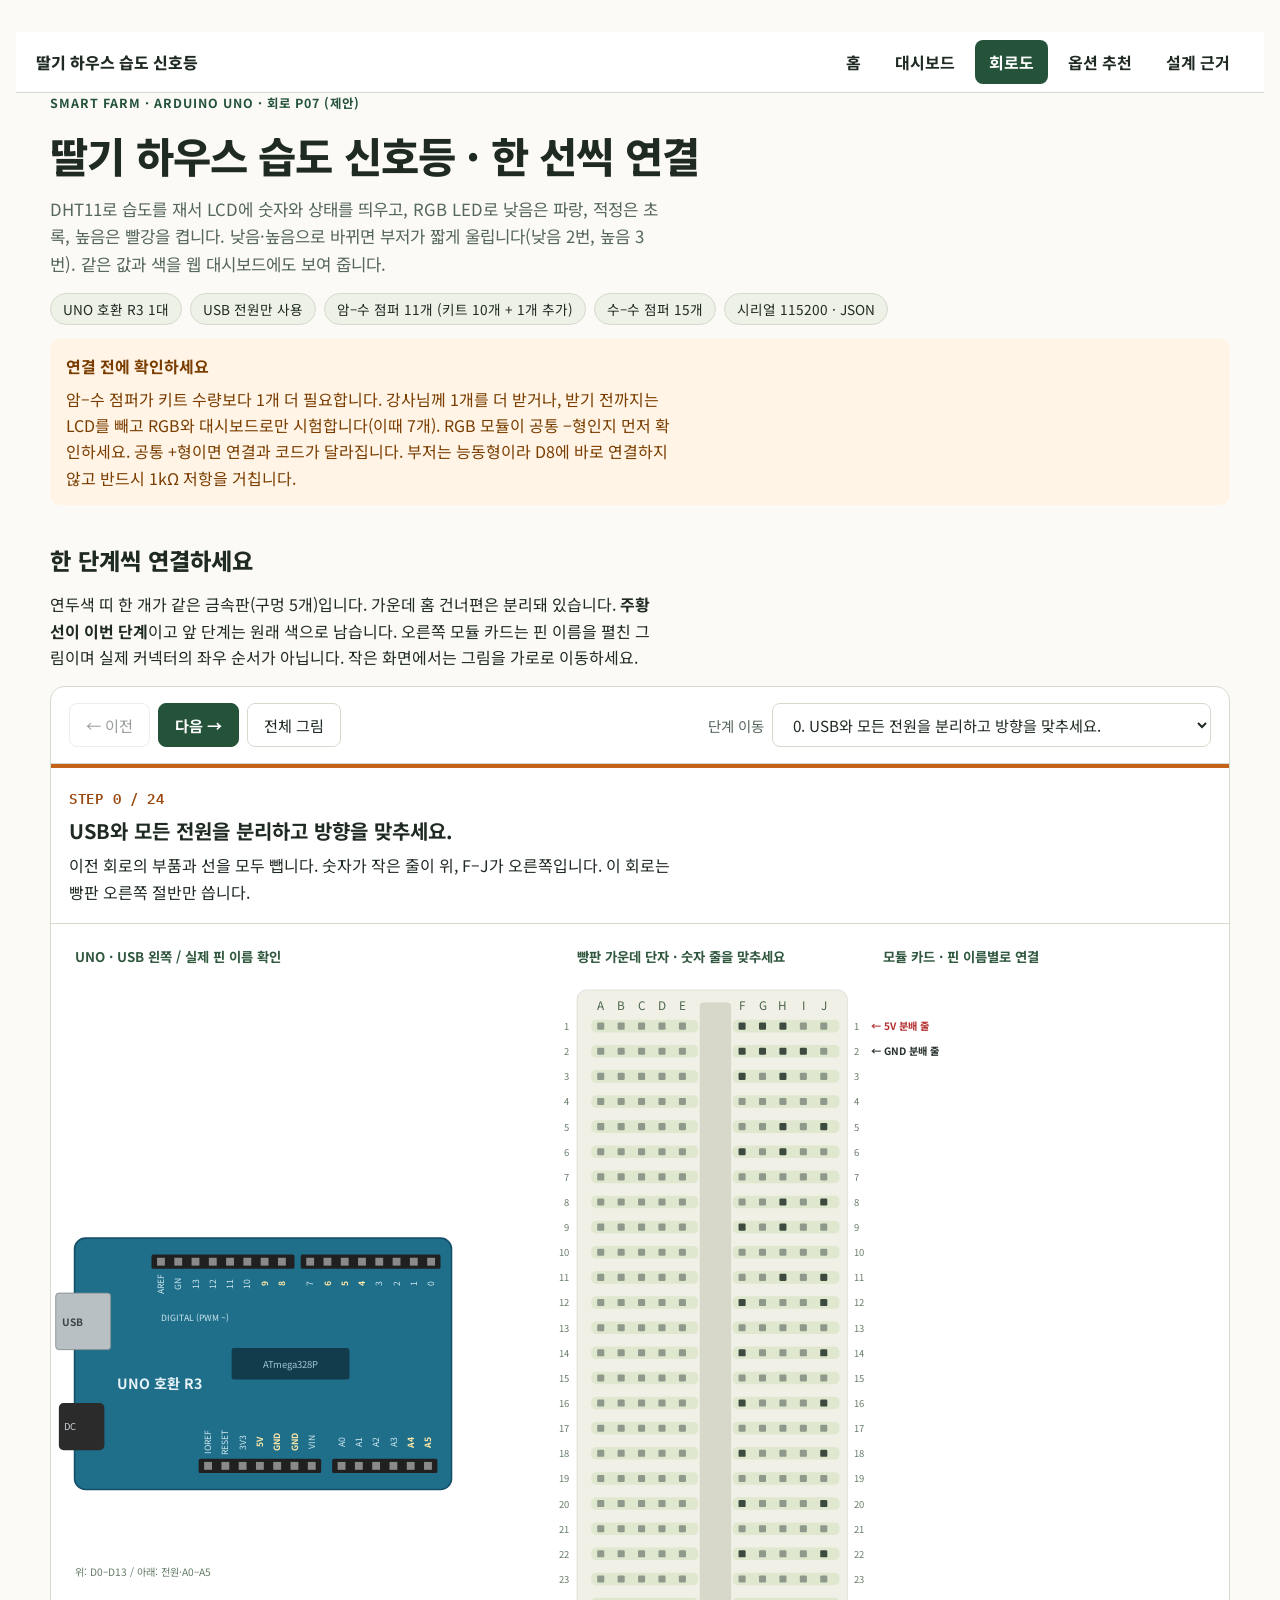
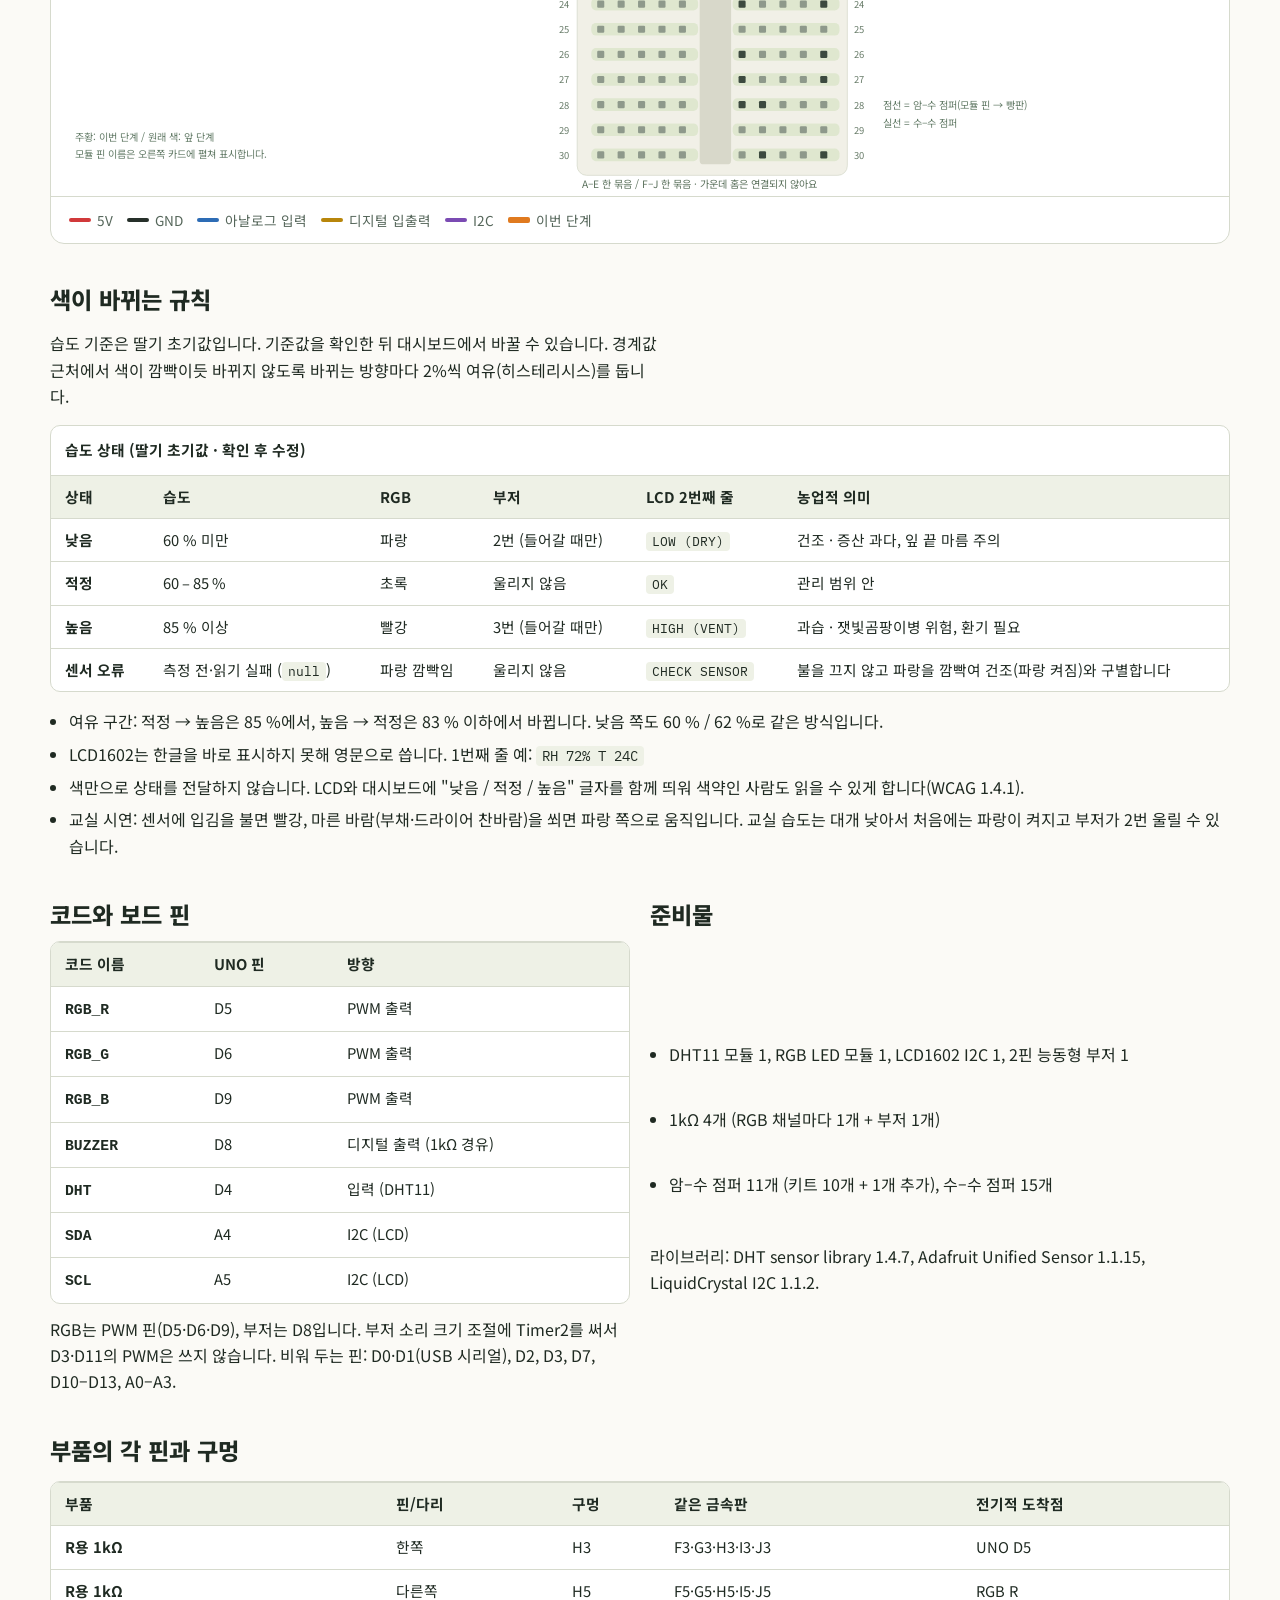
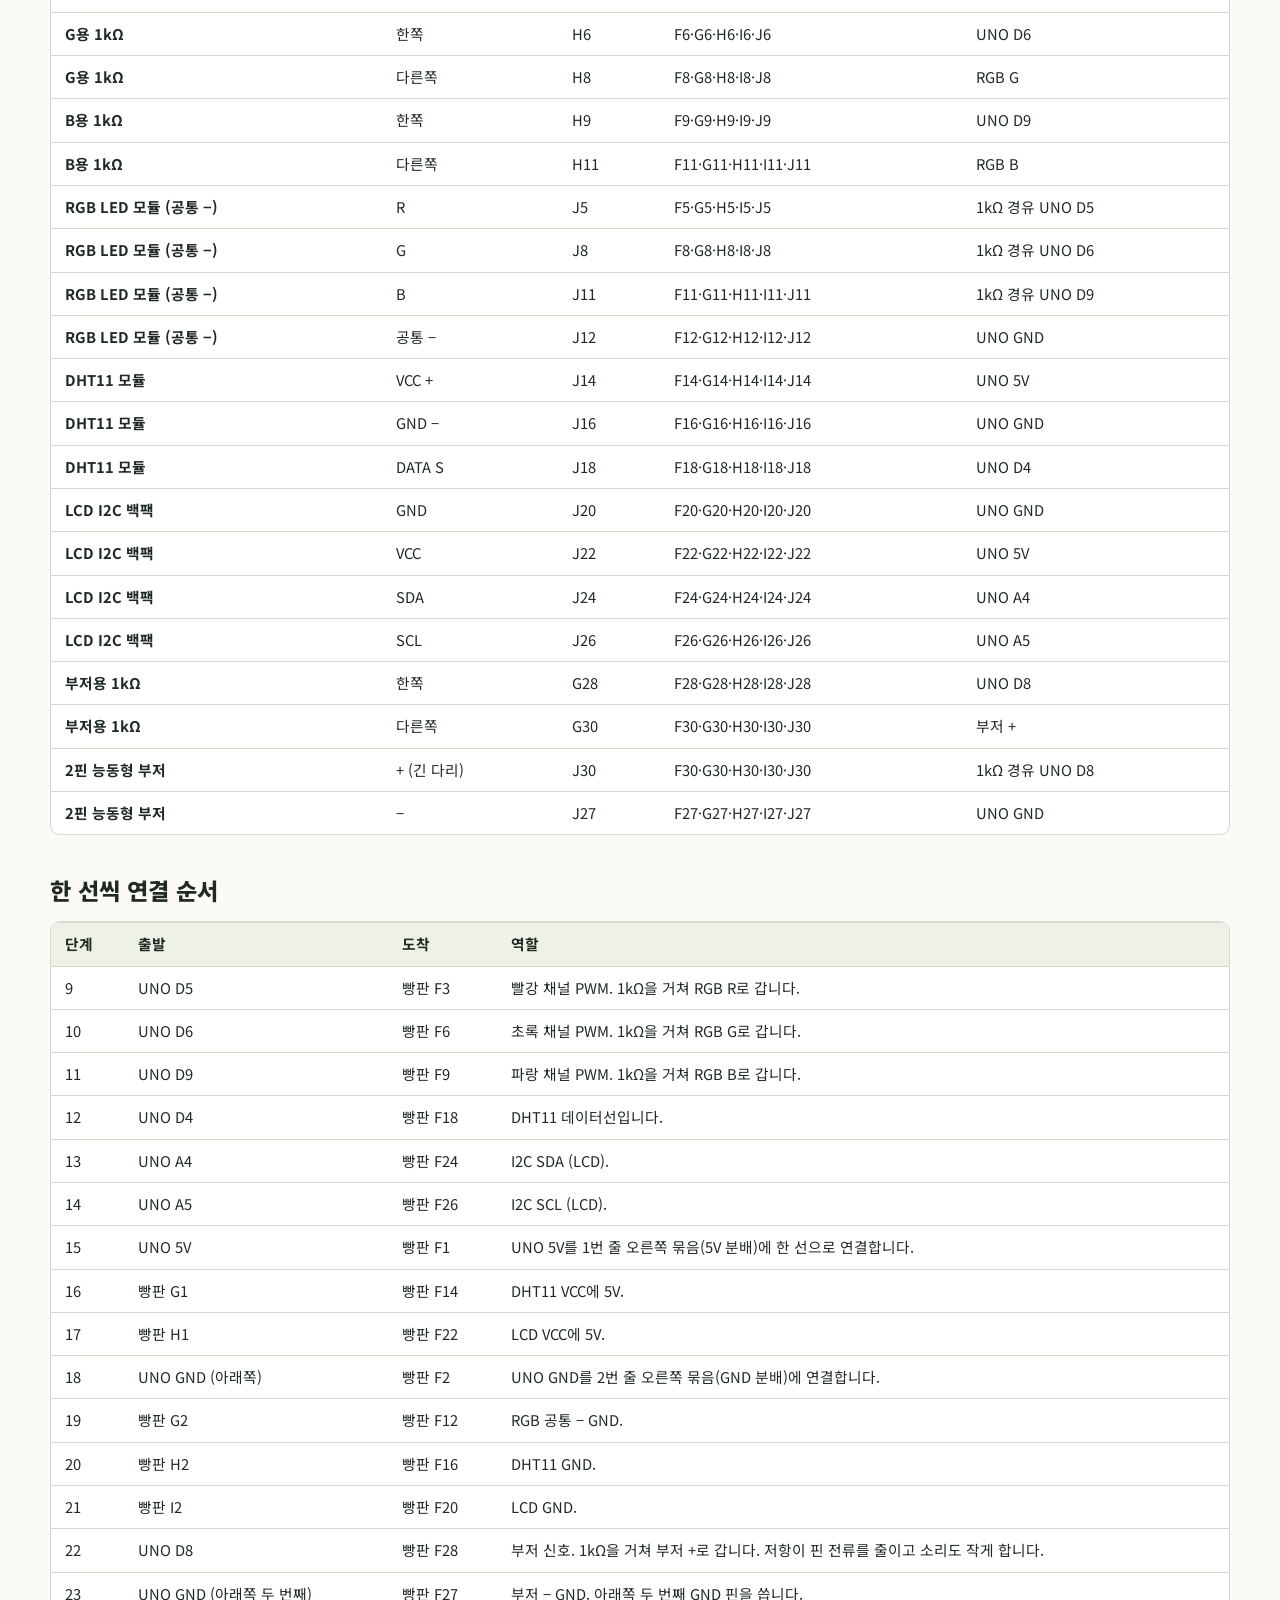
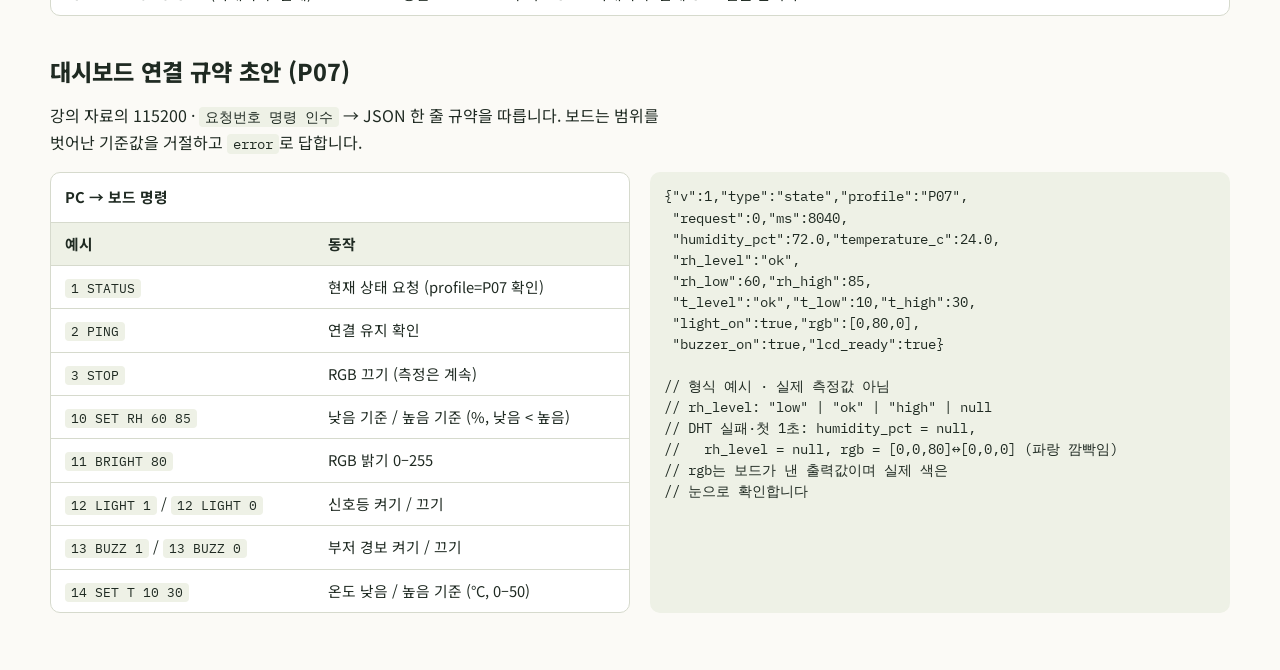
<file: wiring.html>
<!doctype html><html lang="ko"><head><meta charset="utf-8"><meta name="viewport" content="width=device-width,initial-scale=1,viewport-fit=cover"><title>회로도 · 딸기 하우스 습도 신호등</title>
<style>:root{color-scheme:light;box-sizing:border-box;padding-top:env(safe-area-inset-top,0px);padding-bottom:env(safe-area-inset-bottom,0px)}html{scroll-padding-top:env(safe-area-inset-top,0px)}body{margin:0;padding:0;font:14px -apple-system,BlinkMacSystemFont,sans-serif;background:#fff;color:#000}img{max-width:100%}[hidden]:not([hidden=until-found i]){display:none!important}</style>
<link rel="preconnect" href="https://fonts.googleapis.com">
<link rel="preconnect" href="https://fonts.gstatic.com" crossorigin>
<link rel="stylesheet" href="https://fonts.googleapis.com/css2?family=Noto+Sans+KR:wght@400;500;700;800&family=IBM+Plex+Mono:wght@500;600&display=swap">
<style>
/* Layout: 강의 사이트와 같은 순서 — 머리말 → 단계별 배선도(UNO 왼쪽·빵판·모듈 카드) → 표(텍스트 대안) → 대시보드 계약 */
:root{
  --bg:#fbfaf6; --surface:#ffffff; --soft:#eef1e6; --line:#d6dacd;
  --fg:#1f2a22; --muted:#55665a; --brand:#24533a; --brand-fg:#ffffff;
  --step:#c4621a; --step-fg:#9a4a10; --warn-bg:#fff4e5; --warn-fg:#7a3d00; --focus:#1b5fd1;
  --f-body:"Noto Sans KR","Malgun Gothic","Apple SD Gothic Neo",sans-serif;
  --f-mono:"IBM Plex Mono",ui-monospace,Consolas,monospace;
}
@media (prefers-color-scheme: dark){:root:not([data-theme="light"]){
  --bg:#151a16; --surface:#1d241f; --soft:#233028; --line:#34433a;
  --fg:#e8eee9; --muted:#a9b8ad; --brand:#8fd0a8; --brand-fg:#0f1a13;
  --step:#f0a061; --step-fg:#f0a061; --warn-bg:#3a2a14; --warn-fg:#ffd3a1; --focus:#8ab4ff; color-scheme:dark}}
:root[data-theme="dark"]{
  --bg:#151a16; --surface:#1d241f; --soft:#233028; --line:#34433a;
  --fg:#e8eee9; --muted:#a9b8ad; --brand:#8fd0a8; --brand-fg:#0f1a13;
  --step:#f0a061; --step-fg:#f0a061; --warn-bg:#3a2a14; --warn-fg:#ffd3a1; --focus:#8ab4ff; color-scheme:dark}
*{box-sizing:border-box}
body{background:var(--bg);color:var(--fg);font-family:var(--f-body);font-size:16px;line-height:1.65;
  padding-left:max(16px,env(safe-area-inset-left,0px));padding-right:max(16px,env(safe-area-inset-right,0px));padding-block:32px 64px}
.wrap{max-width:1180px;margin:0 auto;display:grid;gap:40px}
a{color:var(--brand)}
:focus-visible{outline:3px solid var(--focus);outline-offset:2px;border-radius:4px}
.skip{position:absolute;left:-9999px}.skip:focus{left:16px;top:16px;background:var(--surface);padding:8px 12px;z-index:5}
h1,h2,h3{text-wrap:balance;line-height:1.3;margin:0}
h1{font-size:clamp(1.8rem,4vw,2.6rem);font-weight:800;letter-spacing:-.02em}
h2{font-size:1.45rem;font-weight:800}
h3{font-size:1.05rem;font-weight:700}
p{margin:0;max-width:68ch}
.eyebrow{font-size:.78rem;font-weight:700;letter-spacing:.08em;color:var(--brand);text-transform:uppercase}
header{display:grid;gap:14px}
.lede{color:var(--muted);font-size:1.05rem}
.chips{display:flex;flex-wrap:wrap;gap:8px;padding:0;margin:0;list-style:none}
.chips li{font-size:.85rem;background:var(--soft);border:1px solid var(--line);border-radius:999px;padding:4px 12px}
.note{background:var(--warn-bg);color:var(--warn-fg);border-radius:10px;padding:14px 16px;display:grid;gap:6px}
.note strong{font-weight:700}
section{display:grid;gap:16px}
.bench{background:var(--surface);border:1px solid var(--line);border-radius:14px;overflow:hidden}
.bench-head{display:flex;flex-wrap:wrap;gap:12px;align-items:center;justify-content:space-between;padding:16px 18px;border-bottom:1px solid var(--line)}
.stepcard{padding:18px;display:grid;gap:8px;border-bottom:1px solid var(--line);border-top:4px solid var(--step)}
.stepno{font-family:var(--f-mono);font-weight:600;color:var(--step-fg);font-size:.9rem;letter-spacing:.05em}
.stepcard h3{font-size:1.25rem}
.controls{display:flex;flex-wrap:wrap;gap:8px;align-items:center}
button,select{font:inherit;font-size:.95rem;min-height:44px;border-radius:8px;border:1px solid var(--line);background:var(--surface);color:var(--fg);padding:0 16px;cursor:pointer}
button.primary{background:var(--brand);color:var(--brand-fg);border-color:var(--brand);font-weight:700}
button[aria-pressed="true"]{background:var(--soft);border-color:var(--brand);font-weight:700}
button:disabled{opacity:.45;cursor:not-allowed}
label{font-size:.9rem;color:var(--muted)}
select{max-width:100%;min-width:0}
.bench-head>.controls{min-width:0;max-width:100%}
.figure{overflow-x:auto;background:#ffffff}
.figure svg{display:block;width:100%;min-width:980px;height:auto}
.legend{display:flex;flex-wrap:wrap;gap:14px;padding:12px 18px;font-size:.85rem;color:var(--muted);border-top:1px solid var(--line)}
.legend span{display:inline-flex;align-items:center;gap:6px}
.sw{width:22px;height:4px;border-radius:2px;display:inline-block}
.tablebox{overflow-x:auto;border:1px solid var(--line);border-radius:10px;background:var(--surface)}
table{border-collapse:collapse;width:100%;font-size:.92rem;font-variant-numeric:tabular-nums}
caption{text-align:left;padding:12px 14px;font-weight:700}
th,td{text-align:left;padding:9px 14px;border-top:1px solid var(--line);vertical-align:top}
thead th{background:var(--soft);font-weight:700;white-space:nowrap}
td code,p code,li code{font-family:var(--f-mono);font-size:.88em;background:var(--soft);padding:1px 6px;border-radius:4px}
.pill{display:inline-block;font-size:.78rem;font-weight:700;border-radius:999px;padding:1px 9px;white-space:nowrap}
.add{background:#dff1e4;color:#14532d}.del{background:#fde2e1;color:#7f1d1d}.keep{background:var(--soft);color:var(--muted)}
.grid2{display:grid;grid-template-columns:repeat(auto-fit,minmax(300px,1fr));gap:20px}
.grid2>*{min-width:0}
ul.plain{margin:0;padding-left:1.2em;display:grid;gap:6px}
pre{margin:0;font-family:var(--f-mono);font-size:.85rem;background:var(--soft);border-radius:10px;padding:14px;overflow-x:auto;line-height:1.55}
@media (prefers-reduced-motion:no-preference){.wire-current{animation:pulse 1.6s ease-in-out infinite}}
@keyframes pulse{50%{stroke-opacity:.55}}
.flow{list-style:none;margin:0;padding:0;display:grid;grid-template-columns:repeat(auto-fit,minmax(170px,1fr));gap:10px;counter-reset:f}
.flow li{counter-increment:f;background:var(--surface);border:1px solid var(--line);border-radius:10px;padding:12px 14px;display:grid;gap:4px;min-width:0}
.flow li b::before{content:counter(f) ". ";color:var(--step);font-family:var(--f-mono)}
.flow li span{font-size:.88rem;color:var(--muted)}
</style>
<link rel="stylesheet" href="assets/nav.css">
</head><body>

<a class="skip" href="#bench">배선도로 건너뛰기</a>
<nav class="site-nav" aria-label="사이트 메뉴"><ul><li class="brand">딸기 하우스 습도 신호등</li><li><a href="index.html">홈</a></li><li><a href="dashboard.html">대시보드</a></li><li><a href="wiring.html" aria-current="page">회로도</a></li><li><a href="options.html">옵션 추천</a></li><li><a href="design.html">설계 근거</a></li></ul></nav>
<div class="wrap">

<header>
  <p class="eyebrow">Smart farm · Arduino UNO · 회로 P07 (제안)</p>
  <h1>딸기 하우스 습도 신호등 · 한 선씩 연결</h1>
  <p class="lede">DHT11로 습도를 재서 LCD에 숫자와 상태를 띄우고, RGB LED로 낮음은 파랑, 적정은 초록, 높음은 빨강을 켭니다. 낮음·높음으로 바뀌면 부저가 짧게 울립니다(낮음 2번, 높음 3번). 같은 값과 색을 웹 대시보드에도 보여 줍니다.</p>
  <ul class="chips" aria-label="회로 요약">
    <li>UNO 호환 R3 1대</li><li>USB 전원만 사용</li><li>암–수 점퍼 11개 (키트 10개 + 1개 추가)</li><li>수–수 점퍼 15개</li><li>시리얼 115200 · JSON</li>
  </ul>
  <div class="note" role="note">
    <strong>연결 전에 확인하세요</strong>
    <p>암–수 점퍼가 키트 수량보다 1개 더 필요합니다. 강사님께 1개를 더 받거나, 받기 전까지는 LCD를 빼고 RGB와 대시보드로만 시험합니다(이때 7개). RGB 모듈이 공통 −형인지 먼저 확인하세요. 공통 +형이면 연결과 코드가 달라집니다. 부저는 능동형이라 D8에 바로 연결하지 않고 반드시 1kΩ 저항을 거칩니다.</p>
  </div>
</header>



<section id="bench" aria-labelledby="bench-title">
  <h2 id="bench-title">한 단계씩 연결하세요</h2>
  <p>연두색 띠 한 개가 같은 금속판(구멍 5개)입니다. 가운데 홈 건너편은 분리돼 있습니다. <b>주황 선이 이번 단계</b>이고 앞 단계는 원래 색으로 남습니다. 오른쪽 모듈 카드는 핀 이름을 펼친 그림이며 실제 커넥터의 좌우 순서가 아닙니다. 작은 화면에서는 그림을 가로로 이동하세요.</p>
  <div class="bench">
    <div class="bench-head">
      <div class="controls">
        <button id="prev" type="button">← 이전</button>
        <button id="next" type="button" class="primary">다음 →</button>
        <button id="full" type="button" aria-pressed="false">전체 그림</button>
      </div>
      <div class="controls">
        <label for="jump">단계 이동</label>
        <select id="jump"></select>
      </div>
    </div>
    <div class="stepcard" aria-live="polite" aria-atomic="true">
      <span class="stepno" id="stepno"></span>
      <h3 id="steptitle"></h3>
      <p id="stepbody"></p>
    </div>
    <div class="figure" tabindex="0" aria-label="배선도 영역, 가로로 스크롤할 수 있습니다">
      <svg id="board" viewBox="0 0 1500 1110" xmlns="http://www.w3.org/2000/svg" role="img" aria-labelledby="svgt svgd" font-family="Noto Sans KR, Malgun Gothic, sans-serif">
        <title id="svgt">P07 딸기 하우스 습도 신호등 빵판 배선도</title>
        <desc id="svgd">왼쪽에 USB가 왼쪽을 향한 UNO, 가운데에 A부터 J열과 1부터 30줄의 빵판, 오른쪽에 RGB LED·DHT11·LCD 모듈 카드가 있고, 빵판 27–30줄에 부저와 1kΩ 저항이 있습니다. 같은 내용은 아래 표에 글로 정리돼 있습니다.</desc>
      </svg>
    </div>
    <div class="legend" aria-label="선 색 범례">
      <span><i class="sw" style="background:#d1393a"></i>5V</span>
      <span><i class="sw" style="background:#26302a"></i>GND</span>
      <span><i class="sw" style="background:#2d6cb5"></i>아날로그 입력</span>
      <span><i class="sw" style="background:#b8860b"></i>디지털 입출력</span>
      <span><i class="sw" style="background:#7b4bb3"></i>I2C</span>
      <span><i class="sw" style="background:#e07a1f;height:6px"></i>이번 단계</span>
    </div>
  </div>
</section>

<section aria-labelledby="flow-title">
  <h2 id="flow-title">색이 바뀌는 규칙</h2>
  <p>습도 기준은 딸기 초기값입니다. 기준값을 확인한 뒤 대시보드에서 바꿀 수 있습니다. 경계값 근처에서 색이 깜빡이듯 바뀌지 않도록 바뀌는 방향마다 2%씩 여유(히스테리시스)를 둡니다.</p>
  <div class="tablebox"><table>
    <caption>습도 상태 (딸기 초기값 · 확인 후 수정)</caption>
    <thead><tr><th scope="col">상태</th><th scope="col">습도</th><th scope="col">RGB</th><th scope="col">부저</th><th scope="col">LCD 2번째 줄</th><th scope="col">농업적 의미</th></tr></thead>
    <tbody>
      <tr><th scope="row">낮음</th><td>60 % 미만</td><td>파랑</td><td>2번 (들어갈 때만)</td><td><code>LOW  (DRY)</code></td><td>건조 · 증산 과다, 잎 끝 마름 주의</td></tr>
      <tr><th scope="row">적정</th><td>60 – 85 %</td><td>초록</td><td>울리지 않음</td><td><code>OK</code></td><td>관리 범위 안</td></tr>
      <tr><th scope="row">높음</th><td>85 % 이상</td><td>빨강</td><td>3번 (들어갈 때만)</td><td><code>HIGH (VENT)</code></td><td>과습 · 잿빛곰팡이병 위험, 환기 필요</td></tr>
      <tr><th scope="row">센서 오류</th><td>측정 전·읽기 실패 (<code>null</code>)</td><td>파랑 깜빡임</td><td>울리지 않음</td><td><code>CHECK SENSOR</code></td><td>불을 끄지 않고 파랑을 깜빡여 건조(파랑 켜짐)와 구별합니다</td></tr>
    </tbody>
  </table></div>
  <ul class="plain">
    <li>여유 구간: 적정 → 높음은 85 %에서, 높음 → 적정은 83 % 이하에서 바뀝니다. 낮음 쪽도 60 % / 62 %로 같은 방식입니다.</li>
    <li>LCD1602는 한글을 바로 표시하지 못해 영문으로 씁니다. 1번째 줄 예: <code>RH 72%  T 24C</code></li>
    <li>색만으로 상태를 전달하지 않습니다. LCD와 대시보드에 "낮음 / 적정 / 높음" 글자를 함께 띄워 색약인 사람도 읽을 수 있게 합니다(WCAG 1.4.1).</li>
    <li>교실 시연: 센서에 입김을 불면 빨강, 마른 바람(부채·드라이어 찬바람)을 쐬면 파랑 쪽으로 움직입니다. 교실 습도는 대개 낮아서 처음에는 파랑이 켜지고 부저가 2번 울릴 수 있습니다.</li>
  </ul>
</section>

<section aria-labelledby="pins-title" class="grid2">
  <div style="display:grid;gap:12px">
    <h2 id="pins-title">코드와 보드 핀</h2>
    <div class="tablebox"><table id="pinmap">
      <thead><tr><th scope="col">코드 이름</th><th scope="col">UNO 핀</th><th scope="col">방향</th></tr></thead><tbody></tbody>
    </table></div>
    <p>RGB는 PWM 핀(D5·D6·D9), 부저는 D8입니다. 부저 소리 크기 조절에 Timer2를 써서 D3·D11의 PWM은 쓰지 않습니다. 비워 두는 핀: D0·D1(USB 시리얼), D2, D3, D7, D10–D13, A0–A3.</p>
  </div>
  <div style="display:grid;gap:12px">
    <h2>준비물</h2>
    <ul class="plain">
      <li>DHT11 모듈 1, RGB LED 모듈 1, LCD1602 I2C 1, 2핀 능동형 부저 1</li>
      <li>1kΩ 4개 (RGB 채널마다 1개 + 부저 1개)</li>
      <li>암–수 점퍼 11개 (키트 10개 + 1개 추가), 수–수 점퍼 15개</li>
    </ul>
    <p>라이브러리: DHT sensor library 1.4.7, Adafruit Unified Sensor 1.1.15, LiquidCrystal I2C 1.1.2.</p>
  </div>
</section>

<section aria-labelledby="holes-title">
  <h2 id="holes-title">부품의 각 핀과 구멍</h2>
  <div class="tablebox"><table id="holes">
    <thead><tr><th scope="col">부품</th><th scope="col">핀/다리</th><th scope="col">구멍</th><th scope="col">같은 금속판</th><th scope="col">전기적 도착점</th></tr></thead><tbody></tbody>
  </table></div>
</section>

<section aria-labelledby="wires-title">
  <h2 id="wires-title">한 선씩 연결 순서</h2>
  <div class="tablebox"><table id="wires">
    <thead><tr><th scope="col">단계</th><th scope="col">출발</th><th scope="col">도착</th><th scope="col">역할</th></tr></thead><tbody></tbody>
  </table></div>
</section>

<section aria-labelledby="proto-title">
  <h2 id="proto-title">대시보드 연결 규약 초안 (P07)</h2>
  <p>강의 자료의 115200 · <code>요청번호 명령 인수</code> → JSON 한 줄 규약을 따릅니다. 보드는 범위를 벗어난 기준값을 거절하고 <code>error</code>로 답합니다.</p>
  <div class="grid2">
    <div class="tablebox"><table>
      <caption>PC → 보드 명령</caption>
      <thead><tr><th scope="col">예시</th><th scope="col">동작</th></tr></thead>
      <tbody>
        <tr><td><code>1 STATUS</code></td><td>현재 상태 요청 (profile=P07 확인)</td></tr>
        <tr><td><code>2 PING</code></td><td>연결 유지 확인</td></tr>
        <tr><td><code>3 STOP</code></td><td>RGB 끄기 (측정은 계속)</td></tr>
        <tr><td><code>10 SET RH 60 85</code></td><td>낮음 기준 / 높음 기준 (%, 낮음 &lt; 높음)</td></tr>
        <tr><td><code>11 BRIGHT 80</code></td><td>RGB 밝기 0–255</td></tr>
        <tr><td><code>12 LIGHT 1</code> / <code>12 LIGHT 0</code></td><td>신호등 켜기 / 끄기</td></tr>
        <tr><td><code>13 BUZZ 1</code> / <code>13 BUZZ 0</code></td><td>부저 경보 켜기 / 끄기</td></tr>
        <tr><td><code>14 SET T 10 30</code></td><td>온도 낮음 / 높음 기준 (°C, 0–50)</td></tr>
      </tbody>
    </table></div>
<pre aria-label="보드에서 PC로 보내는 상태 예시. 형식 예시이며 실제 측정 기록이 아닙니다.">{"v":1,"type":"state","profile":"P07",
 "request":0,"ms":8040,
 "humidity_pct":72.0,"temperature_c":24.0,
 "rh_level":"ok",
 "rh_low":60,"rh_high":85,
 "t_level":"ok","t_low":10,"t_high":30,
 "light_on":true,"rgb":[0,80,0],
 "buzzer_on":true,"lcd_ready":true}

// 형식 예시 · 실제 측정값 아님
// rh_level: "low" | "ok" | "high" | null
// DHT 실패·첫 1초: humidity_pct = null,
//   rh_level = null, rgb = [0,0,80]↔[0,0,0] (파랑 깜빡임)
// rgb는 보드가 낸 출력값이며 실제 색은
// 눈으로 확인합니다</pre>
  </div>
</section>

</div>

<script>
(()=>{
const NS='http://www.w3.org/2000/svg';
const svg=document.getElementById('board');
const COLS='ABCDEFGHIJ'.split('');
const colX=c=>{const i=COLS.indexOf(c);return i<5?700+i*26:880+(i-5)*26};
const rowY=r=>130+(r-1)*32;
const hole=h=>({x:colX(h[0]),y:rowY(+h.slice(1))});
const C={v5:'#d1393a',gnd:'#26302a',ana:'#2d6cb5',dig:'#b8860b',i2c:'#7b4bb3',step:'#e07a1f'};

/* UNO header pins (real top view, USB left) */
const TOPY=430,BOTY=690;
const topPins=[['AREF',140],['GND',162],['D13',184],['D12',206],['D11',228],['D10',250],['D9',272],['D8',294],['D7',330],['D6',352],['D5',374],['D4',396],['D3',418],['D2',440],['D1',462],['D0',484]];
const botPins=[['IOREF',200],['RESET',222],['3V3',244],['5V',266],['GND ',288],['GND  ',310],['VIN',332],['A0',370],['A1',392],['A2',414],['A3',436],['A4',458],['A5',480]];
const pinPos={};topPins.forEach(([n,x])=>pinPos[n.trim()+(n==='GND'?'_T':'')]={x,y:TOPY,top:true});
botPins.forEach(([n,x])=>{const k=n.trim()==='GND'?(n==='GND '?'GND':'GND_B2'):n;pinPos[k]={x,y:BOTY,top:false}});

/* ---------- data: single source for drawing and tables ---------- */
const parts=[
 {id:'rR',name:'R용 1kΩ',kind:'res',bands:['#7a4a1e','#111','#c62828'],pins:[['한쪽','H3','UNO D5'],['다른쪽','H5','RGB R']]},
 {id:'rG',name:'G용 1kΩ',kind:'res',bands:['#7a4a1e','#111','#c62828'],pins:[['한쪽','H6','UNO D6'],['다른쪽','H8','RGB G']]},
 {id:'rB',name:'B용 1kΩ',kind:'res',bands:['#7a4a1e','#111','#c62828'],pins:[['한쪽','H9','UNO D9'],['다른쪽','H11','RGB B']]},
 {id:'mRGB',name:'RGB LED 모듈 (공통 −)',kind:'mod',pins:[['R','J5','1kΩ 경유 UNO D5'],['G','J8','1kΩ 경유 UNO D6'],['B','J11','1kΩ 경유 UNO D9'],['공통 −','J12','UNO GND']]},
 {id:'mD',name:'DHT11 모듈',kind:'mod',pins:[['VCC +','J14','UNO 5V'],['GND −','J16','UNO GND'],['DATA S','J18','UNO D4']]},
 {id:'mL',name:'LCD I2C 백팩',kind:'mod',pins:[['GND','J20','UNO GND'],['VCC','J22','UNO 5V'],['SDA','J24','UNO A4'],['SCL','J26','UNO A5']]},
 {id:'rZ',name:'부저용 1kΩ',kind:'res',bands:['#7a4a1e','#111','#c62828'],pins:[['한쪽','G28','UNO D8'],['다른쪽','G30','부저 +']]},
 {id:'bZ',name:'2핀 능동형 부저',kind:'led',color:'#2b2b2b',tag:'부저',pins:[['+ (긴 다리)','J30','1kΩ 경유 UNO D8'],['−','J27','UNO GND']]},
];
const wires=[
 {id:'w1',from:'D5',to:'F3',c:'dig',ch:7,ln:3,role:'빨강 채널 PWM. 1kΩ을 거쳐 RGB R로 갑니다.'},
 {id:'w2',from:'D6',to:'F6',c:'dig',ch:6,ln:2,role:'초록 채널 PWM. 1kΩ을 거쳐 RGB G로 갑니다.'},
 {id:'w3',from:'D9',to:'F9',c:'dig',ch:5,ln:1,role:'파랑 채널 PWM. 1kΩ을 거쳐 RGB B로 갑니다.'},
 {id:'w4',from:'D4',to:'F18',c:'dig',ch:4,ln:0,role:'DHT11 데이터선입니다.'},
 {id:'w5',from:'A4',to:'F24',c:'i2c',ch:2,ln:1,role:'I2C SDA (LCD).'},
 {id:'w6',from:'A5',to:'F26',c:'i2c',ch:3,ln:0,role:'I2C SCL (LCD).'},
 {id:'w7',from:'5V',to:'F1',c:'v5',ch:0,ln:3,role:'UNO 5V를 1번 줄 오른쪽 묶음(5V 분배)에 한 선으로 연결합니다.'},
 {id:'w8',from:'@G1',to:'F14',c:'v5',role:'DHT11 VCC에 5V.'},
 {id:'w9',from:'@H1',to:'F22',c:'v5',role:'LCD VCC에 5V.'},
 {id:'w10',from:'GND',to:'F2',c:'gnd',ch:1,ln:2,role:'UNO GND를 2번 줄 오른쪽 묶음(GND 분배)에 연결합니다.'},
 {id:'w11',from:'@G2',to:'F12',c:'gnd',role:'RGB 공통 − GND.'},
 {id:'w12',from:'@H2',to:'F16',c:'gnd',role:'DHT11 GND.'},
 {id:'w13',from:'@I2',to:'F20',c:'gnd',role:'LCD GND.'},
 {id:'w14',from:'D8',to:'F28',c:'dig',ch:8,ln:4,role:'부저 신호. 1kΩ을 거쳐 부저 +로 갑니다. 저항이 핀 전류를 줄이고 소리도 작게 합니다.'},
 {id:'w15',from:'GND_B2',to:'F27',c:'gnd',ch:9,ln:4,role:'부저 − GND. 아래쪽 두 번째 GND 핀을 씁니다.'},
];
const steps=[
 {t:'USB와 모든 전원을 분리하고 방향을 맞추세요.',b:'이전 회로의 부품과 선을 모두 뺍니다. 숫자가 작은 줄이 위, F–J가 오른쪽입니다. 이 회로는 빵판 오른쪽 절반만 씁니다.',on:[]},
 {t:'R용 1kΩ 저항을 H3–H5에 꽂으세요.',b:'저항은 방향이 없습니다. RGB의 빨강 채널 전류를 제한합니다.',on:['rR']},
 {t:'G용 1kΩ 저항을 H6–H8에 꽂으세요.',b:'초록 채널용입니다. 채널마다 저항을 따로 씁니다.',on:['rG']},
 {t:'B용 1kΩ 저항을 H9–H11에 꽂으세요.',b:'파랑 채널용입니다.',on:['rB']},
 {t:'RGB 모듈을 암–수 점퍼 4개로 J5·J8·J11·J12에 연결하세요.',b:'R → J5, G → J8, B → J11, 공통 − → J12. 모듈에 인쇄된 글자를 보고 연결합니다. 공통 +형이면 이 그림을 쓰지 말고 먼저 알려 주세요.',on:['mRGB']},
 {t:'DHT11을 암–수 점퍼 3개로 J14·J16·J18에 연결하세요.',b:'VCC + → J14, GND − → J16, DATA S → J18.',on:['mD']},
 {t:'LCD I2C 백팩을 암–수 점퍼 4개로 J20–J26에 연결하세요.',b:'GND → J20, VCC → J22, SDA → J24, SCL → J26. 이 단계에서 암–수 점퍼가 11개째가 되므로 1개를 더 준비해야 합니다.',on:['mL']},
 {t:'부저용 1kΩ 저항을 G28–G30에 꽂으세요.',b:'능동형 부저를 핀에 바로 연결하면 핀에 무리가 갑니다. 저항이 전류를 제한하고 소리도 줄여 줍니다. 소리가 너무 작으면 220Ω으로 바꿉니다.',on:['rZ']},
 {t:'부저를 빵판에 바로 꽂으세요: + → J30, − → J27.',b:'긴 다리 또는 + 표시가 있는 쪽이 +입니다. 두 다리가 3줄 간격이라 그대로 꽂힙니다. 5V에는 연결하지 않습니다(5V에 꽂으면 계속 울립니다).',on:['bZ']},
 ...wires.map(w=>({t:`${lab(w.from)} → 빵판 ${w.to}`,b:w.role,on:[w.id],wire:true})),
 {t:'USB를 꽂기 전 마지막 점검',b:'5V(빨강)와 GND(검정)가 같은 줄에 없는지, RGB 공통 −가 GND 줄과 이어졌는지 확인합니다. USB를 꽂으면 첫 측정(약 1초) 전까지 RGB는 파랑으로 깜빡이고 LCD에 MEASURING이 보여야 합니다. 부저가 USB만 꽂아도 계속 울리면 부저 +가 5V에 닿아 있는지 확인하세요.',on:[]},
];
function lab(f){if(f[0]==='@')return '빵판 '+f.slice(1);return 'UNO '+(f==='GND_T'?'GND (위쪽)':f==='GND'?'GND (아래쪽)':f==='GND_B2'?'GND (아래쪽 두 번째)':f)}

/* ---------- SVG helpers ---------- */
function el(tag,attrs,parent){const e=document.createElementNS(NS,tag);for(const k in attrs)e.setAttribute(k,attrs[k]);(parent||svg).appendChild(e);return e}
function txt(x,y,s,attrs,parent){const t=el('text',Object.assign({x,y},attrs),parent);t.textContent=s;return t}

el('rect',{width:1500,height:1110,fill:'#ffffff'});
txt(30,48,'UNO · USB 왼쪽 / 실제 핀 이름 확인',{'font-size':17,'font-weight':700,fill:'#31583f'});
txt(670,48,'빵판 가운데 단자 · 숫자 줄을 맞추세요',{'font-size':17,'font-weight':700,fill:'#31583f'});
txt(1060,48,'모듈 카드 · 핀 이름별로 연결',{'font-size':17,'font-weight':700,fill:'#31583f'});

/* UNO board */
const g0=el('g',{'aria-hidden':'true'});
el('rect',{x:30,y:400,width:480,height:320,rx:14,fill:'#1f6f8b',stroke:'#14506a','stroke-width':2},g0);
el('rect',{x:6,y:470,width:70,height:72,rx:4,fill:'#b9c0c4',stroke:'#7d878c'},g0);
txt(14,512,'USB',{'font-size':13,'font-weight':700,fill:'#3b4448'},g0);
el('rect',{x:10,y:610,width:58,height:60,rx:6,fill:'#2b2b2b'},g0);
txt(16,644,'DC',{'font-size':12,fill:'#cfd6d9'},g0);
el('rect',{x:230,y:540,width:150,height:40,rx:3,fill:'#123b4c'},g0);
txt(305,566,'ATmega328P',{'font-size':12,fill:'#9ec7d6','text-anchor':'middle'},g0);
txt(84,592,'UNO 호환 R3',{'font-size':18,'font-weight':700,fill:'#e7f3f7'},g0);
txt(140,505,'DIGITAL (PWM ~)',{'font-size':11,fill:'#cfe6ee'},g0);
el('rect',{x:128,y:TOPY-9,width:182,height:18,rx:2,fill:'#202020'},g0);
el('rect',{x:318,y:TOPY-9,width:178,height:18,rx:2,fill:'#202020'},g0);
el('rect',{x:188,y:BOTY-9,width:156,height:18,rx:2,fill:'#202020'},g0);
el('rect',{x:358,y:BOTY-9,width:134,height:18,rx:2,fill:'#202020'},g0);
const usedPins=new Set(wires.filter(w=>w.from[0]!=='@').map(w=>w.from));
const pinEls={};
topPins.forEach(([n,x])=>{const k=n==='GND'?'GND_T':n;const used=usedPins.has(k);
  pinEls[k]=el('rect',{x:x-5,y:TOPY-5,width:10,height:10,fill:used?'#f2c94c':'#8a8a8a'},g0);
  const t=txt(x,TOPY+28,n.replace('D',''),{'font-size':11,fill:used?'#ffe9a8':'#cfe6ee','text-anchor':'middle','font-weight':used?700:400},g0);
  t.setAttribute('transform',`rotate(-90 ${x} ${TOPY+28})`);t.setAttribute('dy','4')});
botPins.forEach(([n,x])=>{const k=n.trim()==='GND'?(n==='GND '?'GND':'GND_B2'):n;const used=usedPins.has(k);
  pinEls[k]=el('rect',{x:x-5,y:BOTY-5,width:10,height:10,fill:used?'#f2c94c':'#8a8a8a'},g0);
  const t=txt(x,BOTY-30,n.trim(),{'font-size':11,fill:used?'#ffe9a8':'#cfe6ee','text-anchor':'middle','font-weight':used?700:400},g0);
  t.setAttribute('transform',`rotate(-90 ${x} ${BOTY-30})`);t.setAttribute('dy','4')});
txt(30,830,'위: D0–D13 / 아래: 전원·A0–A5',{'font-size':13,fill:'#637b67'});
txt(30,1040,'주황: 이번 단계 / 원래 색: 앞 단계',{'font-size':13,fill:'#637b67'});
txt(30,1062,'모듈 핀 이름은 오른쪽 카드에 펼쳐 표시합니다.',{'font-size':13,fill:'#637b67'});

/* breadboard */
const gb=el('g',{'aria-hidden':'true'});
el('rect',{x:670,y:84,width:344,height:1000,rx:12,fill:'#f1f0e7',stroke:'#d6dacd'},gb);
el('rect',{x:826,y:100,width:40,height:970,rx:5,fill:'#d8d8ca'},gb);
COLS.forEach(c=>txt(colX(c),110,c,{'font-size':15,'text-anchor':'middle',fill:'#4a6550'},gb));
const occupied=new Set();parts.forEach(p=>p.pins.forEach(q=>occupied.add(q[1])));
wires.forEach(w=>{occupied.add(w.to);if(w.from[0]==='@')occupied.add(w.from.slice(1))});
for(let r=1;r<=30;r++){const y=rowY(r);
  el('rect',{x:688,y:y-8,width:136,height:16,rx:6,fill:'#dbe5ca',opacity:.8},gb);
  el('rect',{x:868,y:y-8,width:136,height:16,rx:6,fill:'#dbe5ca',opacity:.8},gb);
  txt(660,y+5,String(r),{'font-size':12,'text-anchor':'end',fill:'#677b68'},gb);
  txt(1022,y+5,String(r),{'font-size':12,fill:'#677b68'},gb);
  COLS.forEach(c=>{const x=colX(c);el('rect',{x:x-4.5,y:y-4.5,width:9,height:9,rx:1.5,fill:occupied.has(c+r)?'#3c4a3f':'#8e998b'},gb)})}
txt(676,1100,'A–E 한 묶음 / F–J 한 묶음 · 가운데 홈은 연결되지 않아요',{'font-size':13,fill:'#5b715c'});
txt(1044,rowY(1)+5,'← 5V 분배 줄',{'font-size':13,fill:'#b42f30','font-weight':700},gb);
txt(1044,rowY(2)+5,'← GND 분배 줄',{'font-size':13,fill:'#26302a','font-weight':700},gb);

/* wires layer below parts */
const gw=el('g',{});const gp=el('g',{});const gm=el('g',{});
const drawn={};
function holeOf(n){return hole(n[0]==='@'?n.slice(1):n)}
function routeWire(w){
  const end=holeOf(w.to);let d;
  if(w.from[0]!=='@'){
    const p=pinPos[w.from];const chX=528+w.ch*12;
    const laneY=p.top?TOPY-34-w.ln*9:BOTY+34+w.ln*9;
    const crossF=COLS.indexOf(w.to[0])>=5;
    const ry=crossF?end.y-16:end.y;
    d=`M${p.x},${p.y} V${laneY} H${chX} V${ry} H${end.x}`+(crossF?` V${end.y}`:'');
  }else{
    const s=holeOf(w.from);const dy=end.y-s.y;
    if(Math.abs(dy)<1){d=`M${s.x},${s.y} Q${(s.x+end.x)/2},${s.y-34} ${end.x},${end.y}`}
    else if(s.x<850&&end.x<850){const cx=656+(s.x-726)/8;
      d=`M${s.x},${s.y} C${cx},${s.y+Math.min(60,dy*0.15)} ${cx},${end.y-Math.min(60,dy*0.15)} ${end.x},${end.y}`}
    else{const o=14+Math.min(46,Math.abs(dy)*0.06);
      d=`M${s.x},${s.y} C${s.x+o},${s.y+dy*0.35} ${end.x+o},${end.y-dy*0.35} ${end.x},${end.y}`}
  }
  return d}
wires.forEach(w=>{
  const g=el('g',{'data-id':w.id},gw);
  const d=routeWire(w);
  el('path',{d,fill:'none',stroke:'#ffffff','stroke-width':7,'stroke-linejoin':'round','stroke-linecap':'round'},g);
  const p=el('path',{d,fill:'none',stroke:C[w.c],'stroke-width':3.4,'stroke-linejoin':'round','stroke-linecap':'round'},g);
  const e=holeOf(w.to);el('circle',{cx:e.x,cy:e.y,r:4.5,fill:C[w.c],stroke:'#fff','stroke-width':1.5},g);
  if(w.from[0]==='@'){const s=holeOf(w.from);el('circle',{cx:s.x,cy:s.y,r:4.5,fill:C[w.c],stroke:'#fff','stroke-width':1.5},g)}
  drawn[w.id]={g,p,base:C[w.c]};
});

/* parts */
parts.forEach(pt=>{
  const g=el('g',{'data-id':pt.id},pt.kind==='mod'?gm:gp);drawn[pt.id]={g};
  const H=pt.pins.map(q=>hole(q[1]));
  if(pt.kind==='res'){const [a,b]=H;el('line',{x1:a.x,y1:a.y,x2:b.x,y2:b.y,stroke:'#8a8a8a','stroke-width':2.5},g);
    const cy=(a.y+b.y)/2,h=Math.min(44,b.y-a.y-14);el('rect',{x:a.x-7,y:cy-h/2,width:14,height:h,rx:6,fill:'#e6d3a3',stroke:'#a88f55'},g);
    pt.bands.forEach((c,i)=>el('rect',{x:a.x-7,y:cy-h/2+6+i*8,width:14,height:4,fill:c},g));
    drawn[pt.id].hl=el('rect',{x:a.x-12,y:a.y-10,width:24,height:b.y-a.y+20,rx:8,fill:'none',stroke:C.step,'stroke-width':3,opacity:0},g);
    txt(a.x-18,cy+4,pt.id==='rC'?'10kΩ':'1kΩ',{'font-size':11,'text-anchor':'end',fill:'#4b5b4e','font-weight':700},g)}
  if(pt.kind==='led'){const [a,b]=H;const R=a.x>850;const cx=R?a.x-18:a.x+18,cy=(a.y+b.y)/2;const lx=R?cx-28:cx+16;
    el('path',{d:`M${a.x},${a.y} H${cx-6}`,stroke:'#8a8a8a','stroke-width':2.2,fill:'none'},g);
    el('path',{d:`M${b.x},${b.y} H${cx-6}`,stroke:'#8a8a8a','stroke-width':2.2,fill:'none'},g);
    el('circle',{cx,cy,r:11,fill:pt.color,stroke:'#5a1f1f','stroke-opacity':.5},g);
    txt(lx,a.y+4,'+',{'font-size':14,'font-weight':800,fill:'#4b5b4e'},g);txt(lx,b.y+6,'−',{'font-size':14,'font-weight':800,fill:'#4b5b4e'},g);
    txt(cx,cy-16,pt.tag,{'font-size':10,'text-anchor':'middle',fill:'#4b5b4e','font-weight':700},g);
    drawn[pt.id].hl=el('circle',{cx,cy,r:17,fill:'none',stroke:C.step,'stroke-width':3,opacity:0},g)}
  if(pt.kind==='btn'){const x1=colX('E'),x2=colX('F'),y1=rowY(10),y2=rowY(12);
    el('rect',{x:x1-6,y:y1-8,width:x2-x1+12,height:y2-y1+16,rx:4,fill:'#4b4f52'},g);
    el('circle',{cx:(x1+x2)/2,cy:(y1+y2)/2,r:15,fill:'#26292b',stroke:'#777'},g);
    H.forEach(h=>el('rect',{x:h.x-3,y:h.y-3,width:6,height:6,fill:'#c9c9c9'},g));
    txt((x1+x2)/2,y2+24,'현장 정지',{'font-size':10,'text-anchor':'middle',fill:'#4b5b4e','font-weight':700},g);
    drawn[pt.id].hl=el('rect',{x:x1-12,y:y1-14,width:x2-x1+24,height:y2-y1+28,rx:8,fill:'none',stroke:C.step,'stroke-width':3,opacity:0},g)}
  if(pt.kind==='cds'){const [a,b]=H;const cx=a.x+18,cy=(a.y+b.y)/2;
    el('path',{d:`M${a.x},${a.y} H${cx} M${b.x},${b.y} H${cx}`,stroke:'#8a8a8a','stroke-width':2.2,fill:'none'},g);
    el('circle',{cx,cy,r:12,fill:'#f4e3b5',stroke:'#b78d2e'},g);
    el('path',{d:`M${cx-6},${cy-5} q3,5 6,0 t6,0 M${cx-6},${cy+3} q3,5 6,0 t6,0`,stroke:'#b0392b','stroke-width':1.6,fill:'none'},g);
    txt(cx,cy-18,'CdS',{'font-size':10,'text-anchor':'middle',fill:'#4b5b4e','font-weight':700},g);
    drawn[pt.id].hl=el('circle',{cx,cy,r:18,fill:'none',stroke:C.step,'stroke-width':3,opacity:0},g)}
  if(pt.kind==='mod'){
    const ys=H.map(h=>h.y);const top=Math.min(...ys)-34,bot=Math.max(...ys)+18;const cx=1060;
    el('rect',{x:cx,y:top,width:300,height:bot-top,rx:10,fill:'#ffffff',stroke:'#9aa79c','stroke-width':1.5},g);
    el('rect',{x:cx,y:top,width:6,height:bot-top,rx:3,fill:'#31583f'},g);
    txt(cx+18,top+22,pt.name,{'font-size':14,'font-weight':800,fill:'#1f2a22'},g);
    pt.pins.forEach((q,i)=>{const h=H[i];
      el('path',{d:`M${h.x},${h.y} H${cx}`,stroke:'#5b6f60','stroke-width':2.2,'stroke-dasharray':'7 4',fill:'none'},g);
      el('circle',{cx:h.x,cy:h.y,r:4.5,fill:'#5b6f60',stroke:'#fff','stroke-width':1.5},g);
      txt(cx+18,h.y+5,`${q[0]}  ← ${q[1]}`,{'font-size':13,fill:'#2e3b31','font-family':'IBM Plex Mono, Consolas, monospace'},g)});
    drawn[pt.id].hl=el('rect',{x:cx-5,y:top-5,width:310,height:bot-top+10,rx:13,fill:'none',stroke:C.step,'stroke-width':3,opacity:0},g)}
});
txt(1060,1000,'점선 = 암–수 점퍼(모듈 핀 → 빵판)',{'font-size':13,fill:'#637b67'});
txt(1060,1022,'실선 = 수–수 점퍼',{'font-size':13,fill:'#637b67'});

/* ---------- step engine ---------- */
const order={};steps.forEach((s,i)=>s.on.forEach(id=>order[id]=i));
let cur=0,full=false;
const $=id=>document.getElementById(id);
const jump=$('jump');
steps.forEach((s,i)=>{const o=document.createElement('option');o.value=i;o.textContent=`${i}. ${s.t}`;jump.appendChild(o)});
function render(){
  const lim=full?steps.length-1:cur;
  for(const id in drawn){const d=drawn[id];const k=order[id];const vis=k<=lim;
    d.g.setAttribute('visibility',vis?'visible':'hidden');
    const isCur=!full&&k===cur;
    if(d.p){d.p.setAttribute('stroke',isCur?C.step:d.base);d.p.setAttribute('stroke-width',isCur?5:3.4);d.p.classList.toggle('wire-current',isCur)}
    if(d.hl)d.hl.setAttribute('opacity',isCur?1:0)}
  for(const k in pinEls){const w=wires.find(w=>w.from===k);if(!w)continue;const isCur=!full&&order[w.id]===cur;pinEls[k].setAttribute('fill',isCur?C.step:(order[w.id]<=lim?'#f2c94c':'#8a8a8a'))}
  const s=full?{t:'전체 그림',b:'모든 부품과 수–수 15개·암–수 11개 선을 한 번에 보여 줍니다. 단계별로 보려면 이전/다음을 누르세요.'}:steps[cur];
  $('stepno').textContent=full?'전체 보기':`STEP ${cur} / ${steps.length-1}`;
  $('steptitle').textContent=s.t;$('stepbody').textContent=s.b;
  $('prev').disabled=!full&&cur===0;$('next').disabled=!full&&cur===steps.length-1;
  $('full').setAttribute('aria-pressed',String(full));jump.value=String(cur);
  try{localStorage.setItem('p07step',String(cur))}catch(e){}
}
$('prev').onclick=()=>{full=false;cur=Math.max(0,cur-1);render()};
$('next').onclick=()=>{full=false;cur=Math.min(steps.length-1,cur+1);render()};
$('full').onclick=()=>{full=!full;render()};
jump.onchange=()=>{full=false;cur=+jump.value;render()};
try{const v=+localStorage.getItem('p07step');if(v>0&&v<steps.length)cur=v}catch(e){}
render();
window.__p07={parts,wires,steps};

/* ---------- tables from the same data ---------- */
const stripOf=h=>{const c=h[0],r=h.slice(1);return (COLS.indexOf(c)<5?'ABCDE':'FGHIJ').split('').map(x=>x+r).join('·')};
const tb=q=>document.querySelector(q+' tbody');
parts.forEach(p=>p.pins.forEach(q=>{const tr=document.createElement('tr');
  [p.name,q[0],q[1],stripOf(q[1]),q[2]].forEach((v,i)=>{const td=document.createElement(i===0?'th':'td');if(i===0)td.scope='row';td.textContent=v;tr.appendChild(td)});tb('#holes').appendChild(tr)}));
wires.forEach(w=>{const tr=document.createElement('tr');const i=order[w.id];
  [String(i),lab(w.from),'빵판 '+w.to,w.role].forEach(v=>{const td=document.createElement('td');td.textContent=v;tr.appendChild(td)});tb('#wires').appendChild(tr)});
[['RGB_R','D5','PWM 출력'],['RGB_G','D6','PWM 출력'],['RGB_B','D9','PWM 출력'],['BUZZER','D8','디지털 출력 (1kΩ 경유)'],['DHT','D4','입력 (DHT11)'],['SDA','A4','I2C (LCD)'],['SCL','A5','I2C (LCD)']]
 .forEach(r=>{const tr=document.createElement('tr');r.forEach((v,i)=>{const td=document.createElement(i===0?'th':'td');if(i===0)td.scope='row';td.innerHTML=i===0?`<code>${v}</code>`:v;tr.appendChild(td)});tb('#pinmap').appendChild(tr)});
})();
</script>

</body></html></body></html>
</file>
<file: assets/site.css>
/* 홈·옵션 추천·설계 근거 페이지 공통 스타일. 색 토큰은 대시보드(dashboard.html)와 같습니다. */
:root{
  --bg:#f6f7f3; --surface:#ffffff; --soft:#eef1ea; --line:#c9d0c5; --fg:#18211b; --muted:#4c5a50;
  --brand:#1f5136; --brand-fg:#ffffff; --focus:#0b57d0;
  --low:#a86b00;  --low-bg:#fff3cc;  --low-fg:#6b4300;
  --ok:#1f7a3d;   --ok-bg:#e1f2e6;   --ok-fg:#14532b;
  --high:#c62828; --high-bg:#fde4e2; --high-fg:#8a1414;
  --info-bg:#e2ecfb; --info-fg:#123e80;
  --font:"Pretendard","Malgun Gothic","Apple SD Gothic Neo","Noto Sans KR",system-ui,sans-serif;
  --mono:ui-monospace,"Cascadia Mono",Consolas,monospace;
  color-scheme:light;
}
@media (prefers-color-scheme: dark){:root:not([data-theme="light"]){
  --bg:#121614; --surface:#1b211d; --soft:#232b25; --line:#3a463e; --fg:#e9efea; --muted:#aab8ae;
  --brand:#8fd0a8; --brand-fg:#0d1a12; --focus:#8ab4ff;
  --low:#f2c14e; --low-bg:#3d3010; --low-fg:#ffe7a6;
  --ok:#6fd48f;  --ok-bg:#183524; --ok-fg:#c4f0d2;
  --high:#ff8a80;--high-bg:#4a1f1d;--high-fg:#ffd2cd;
  --info-bg:#1b2d4a; --info-fg:#c9dcff; color-scheme:dark}}
:root[data-theme="dark"]{
  --bg:#121614; --surface:#1b211d; --soft:#232b25; --line:#3a463e; --fg:#e9efea; --muted:#aab8ae;
  --brand:#8fd0a8; --brand-fg:#0d1a12; --focus:#8ab4ff;
  --low:#f2c14e; --low-bg:#3d3010; --low-fg:#ffe7a6;
  --ok:#6fd48f;  --ok-bg:#183524; --ok-fg:#c4f0d2;
  --high:#ff8a80;--high-bg:#4a1f1d;--high-fg:#ffd2cd;
  --info-bg:#1b2d4a; --info-fg:#c9dcff; color-scheme:dark}
*{box-sizing:border-box}
html{font-size:100%}
body{margin:0;background:var(--bg);color:var(--fg);font-family:var(--font);font-size:1.0625rem;line-height:1.65}
a{color:var(--brand);text-underline-offset:3px}
:focus-visible{outline:3px solid var(--focus);outline-offset:2px}
.skip{position:absolute;left:-9999px;top:8px;background:var(--surface);color:var(--fg);padding:8px 12px;border-radius:6px;z-index:10}
.skip:focus{left:12px}
main{max-width:1100px;margin:0 auto;padding:28px 16px 64px;display:grid;gap:32px}
h1,h2,h3{line-height:1.3;margin:0}
h1{font-size:clamp(1.6rem,3vw,2.2rem);font-weight:800;letter-spacing:-.01em}
h2{font-size:1.3rem;font-weight:800}
h3{font-size:1.08rem;font-weight:800}
p{margin:0}
.lede{font-size:1.12rem;color:var(--muted);max-width:68ch}
.muted{color:var(--muted)}
.small{font-size:.92rem}
code{font-family:var(--mono);font-size:.92em;background:var(--soft);padding:1px 5px;border-radius:4px}
section{display:grid;gap:14px}
.card{background:var(--surface);border:1px solid var(--line);border-radius:12px;padding:18px;display:grid;gap:10px;align-content:start;min-width:0}
.cards{display:grid;grid-template-columns:repeat(auto-fit,minmax(240px,1fr));gap:16px}
.card a.go{display:inline-flex;align-items:center;min-height:44px;font-weight:700}
.tag{display:inline-block;font-size:.82rem;font-weight:700;border-radius:999px;padding:2px 10px;background:var(--soft);color:var(--muted)}
.tag.pick{background:var(--ok-bg);color:var(--ok-fg)}
.tag.warn{background:var(--low-bg);color:var(--low-fg)}
.note{border-radius:10px;padding:12px 14px;background:var(--info-bg);color:var(--info-fg)}
.note.warn{background:var(--low-bg);color:var(--low-fg)}
ul.plain,ol.plain{margin:0;padding-left:1.2em;display:grid;gap:6px}
.tablebox{overflow-x:auto;border:1px solid var(--line);border-radius:10px;background:var(--surface)}
.tablebox:focus-visible{outline:3px solid var(--focus)}
table{border-collapse:collapse;width:100%;min-width:640px}
caption{text-align:left;font-weight:800;padding:12px 14px 4px}
th,td{border-bottom:1px solid var(--line);padding:10px 12px;text-align:left;vertical-align:top}
thead th{font-size:.9rem;color:var(--muted);background:var(--soft)}
tbody tr:last-child th,tbody tr:last-child td{border-bottom:0}
.res-ok{color:var(--ok-fg);font-weight:700}
.res-no{color:var(--low-fg);font-weight:700}
.steps{counter-reset:s;list-style:none;padding:0;margin:0;display:grid;gap:10px}
.steps li{counter-increment:s;display:grid;grid-template-columns:36px 1fr;gap:10px;align-items:start}
.steps li::before{content:counter(s);display:inline-flex;align-items:center;justify-content:center;width:32px;height:32px;border-radius:50%;background:var(--brand);color:var(--brand-fg);font-weight:800}
.swatch{display:inline-block;width:12px;height:12px;border-radius:3px;vertical-align:-1px;margin-right:6px;border:1px solid var(--line)}
footer{max-width:1100px;margin:0 auto;padding:0 16px 40px;color:var(--muted);font-size:.92rem}
</file>
<file: assets/nav.css>
/* 모든 페이지 공통 메뉴 — 같은 위치·같은 순서 (ISO 9241-110 기대 부합성, WCAG 3.2.3 일관된 내비게이션)
   색은 각 페이지의 토큰(--surface, --fg, --soft, --brand, --brand-fg, --line)을 그대로 씁니다. */
.site-nav{border-bottom:1px solid var(--line);background:var(--surface)}
.site-nav ul{max-width:1240px;margin:0 auto;padding:8px 16px;list-style:none;display:flex;flex-wrap:wrap;gap:6px;align-items:center}
.site-nav .brand{font-weight:800;margin-right:auto;padding:0 8px 0 0;color:var(--fg)}
.site-nav a{display:inline-flex;align-items:center;min-height:44px;padding:0 14px;border-radius:8px;color:var(--fg);text-decoration:none;font-weight:700}
.site-nav a:hover{background:var(--soft)}
.site-nav a[aria-current="page"]{background:var(--brand);color:var(--brand-fg)}
.site-nav a:focus-visible{outline:3px solid var(--focus);outline-offset:2px}
@media (max-width:560px){.site-nav .brand{width:100%}}
</file>
